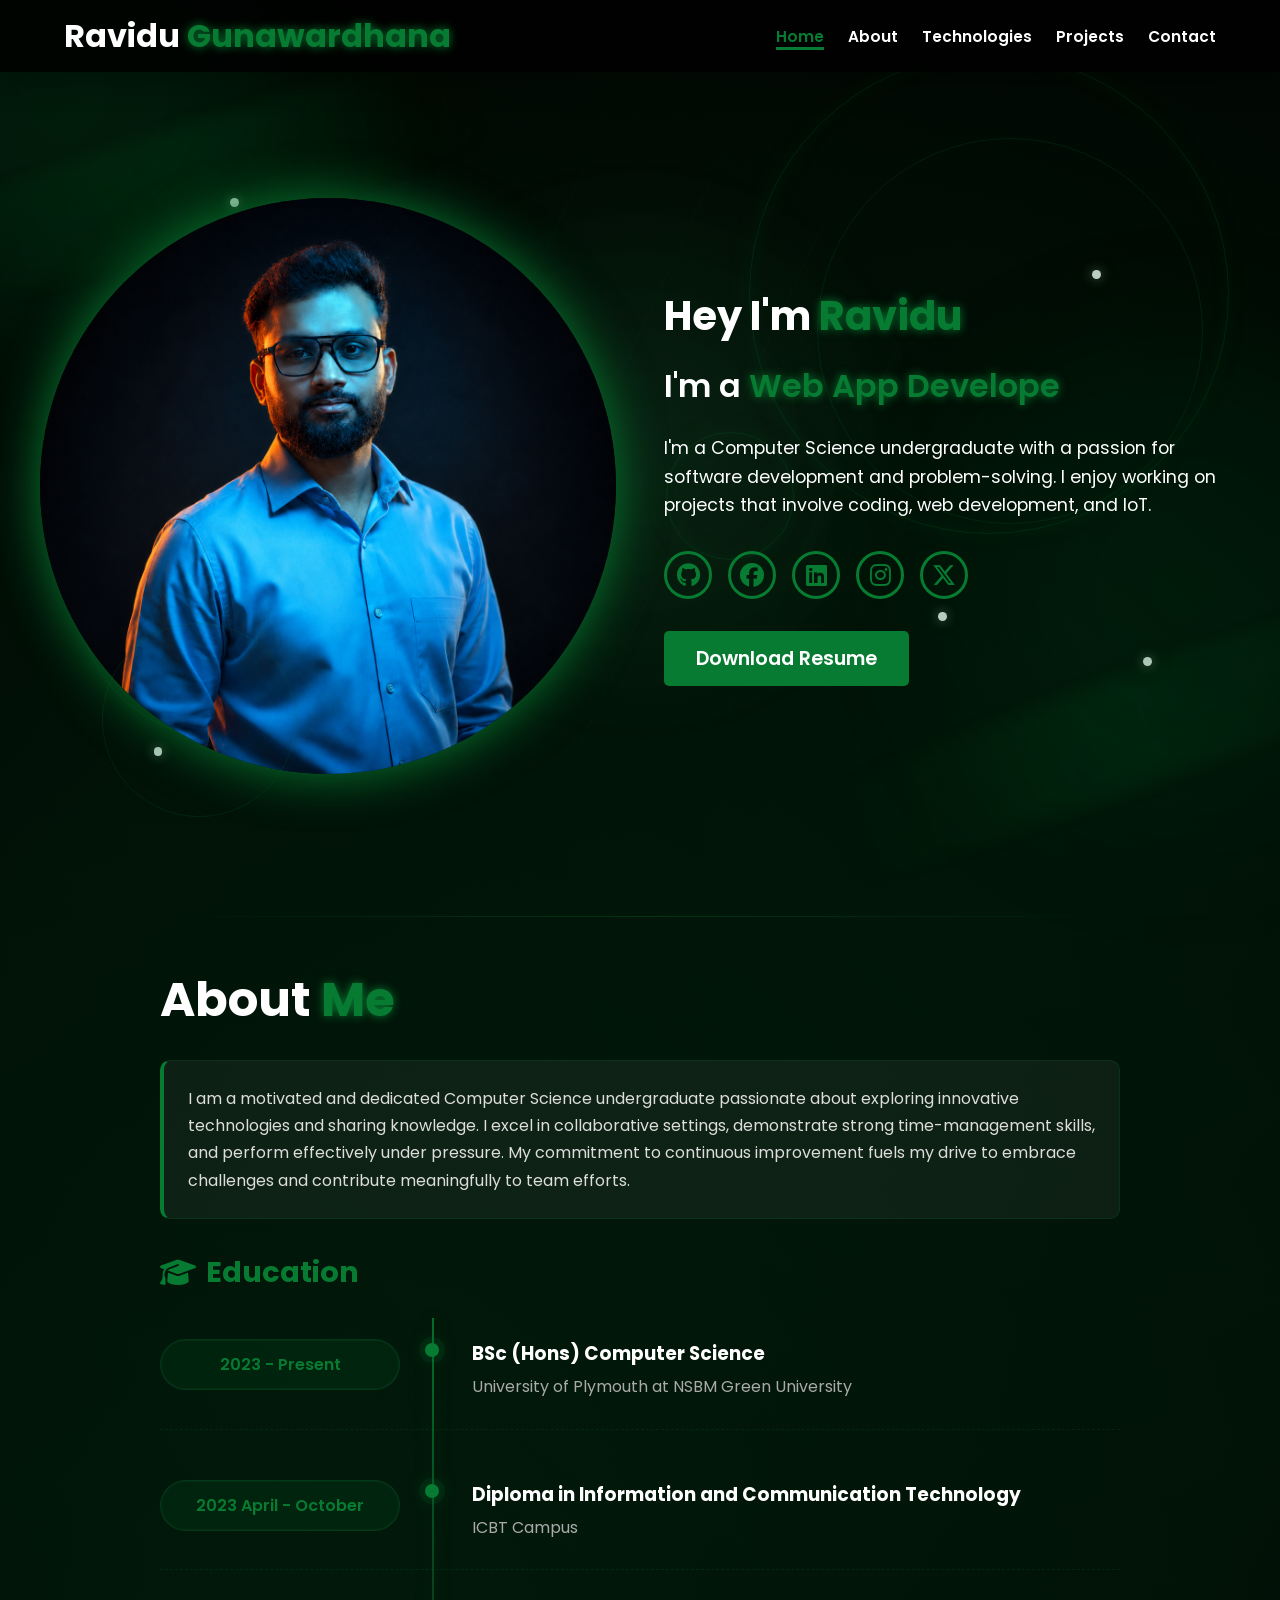
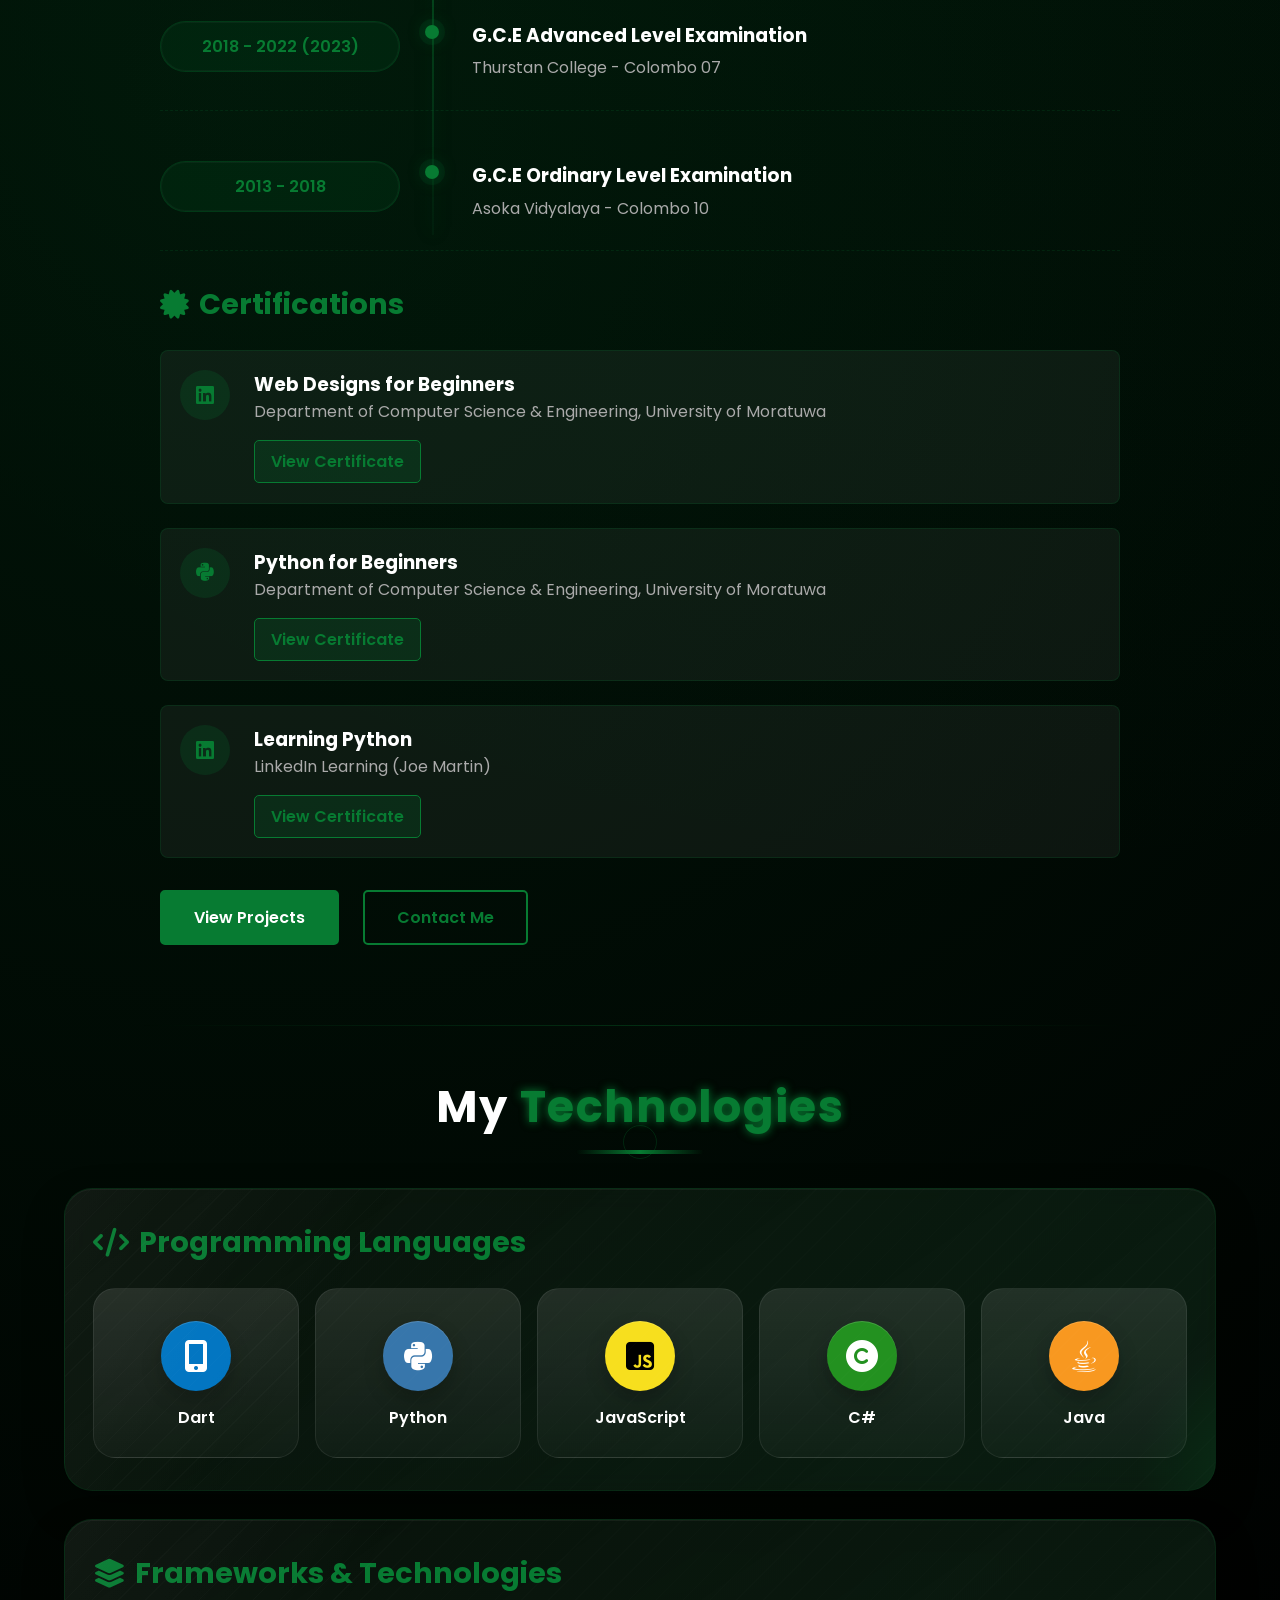
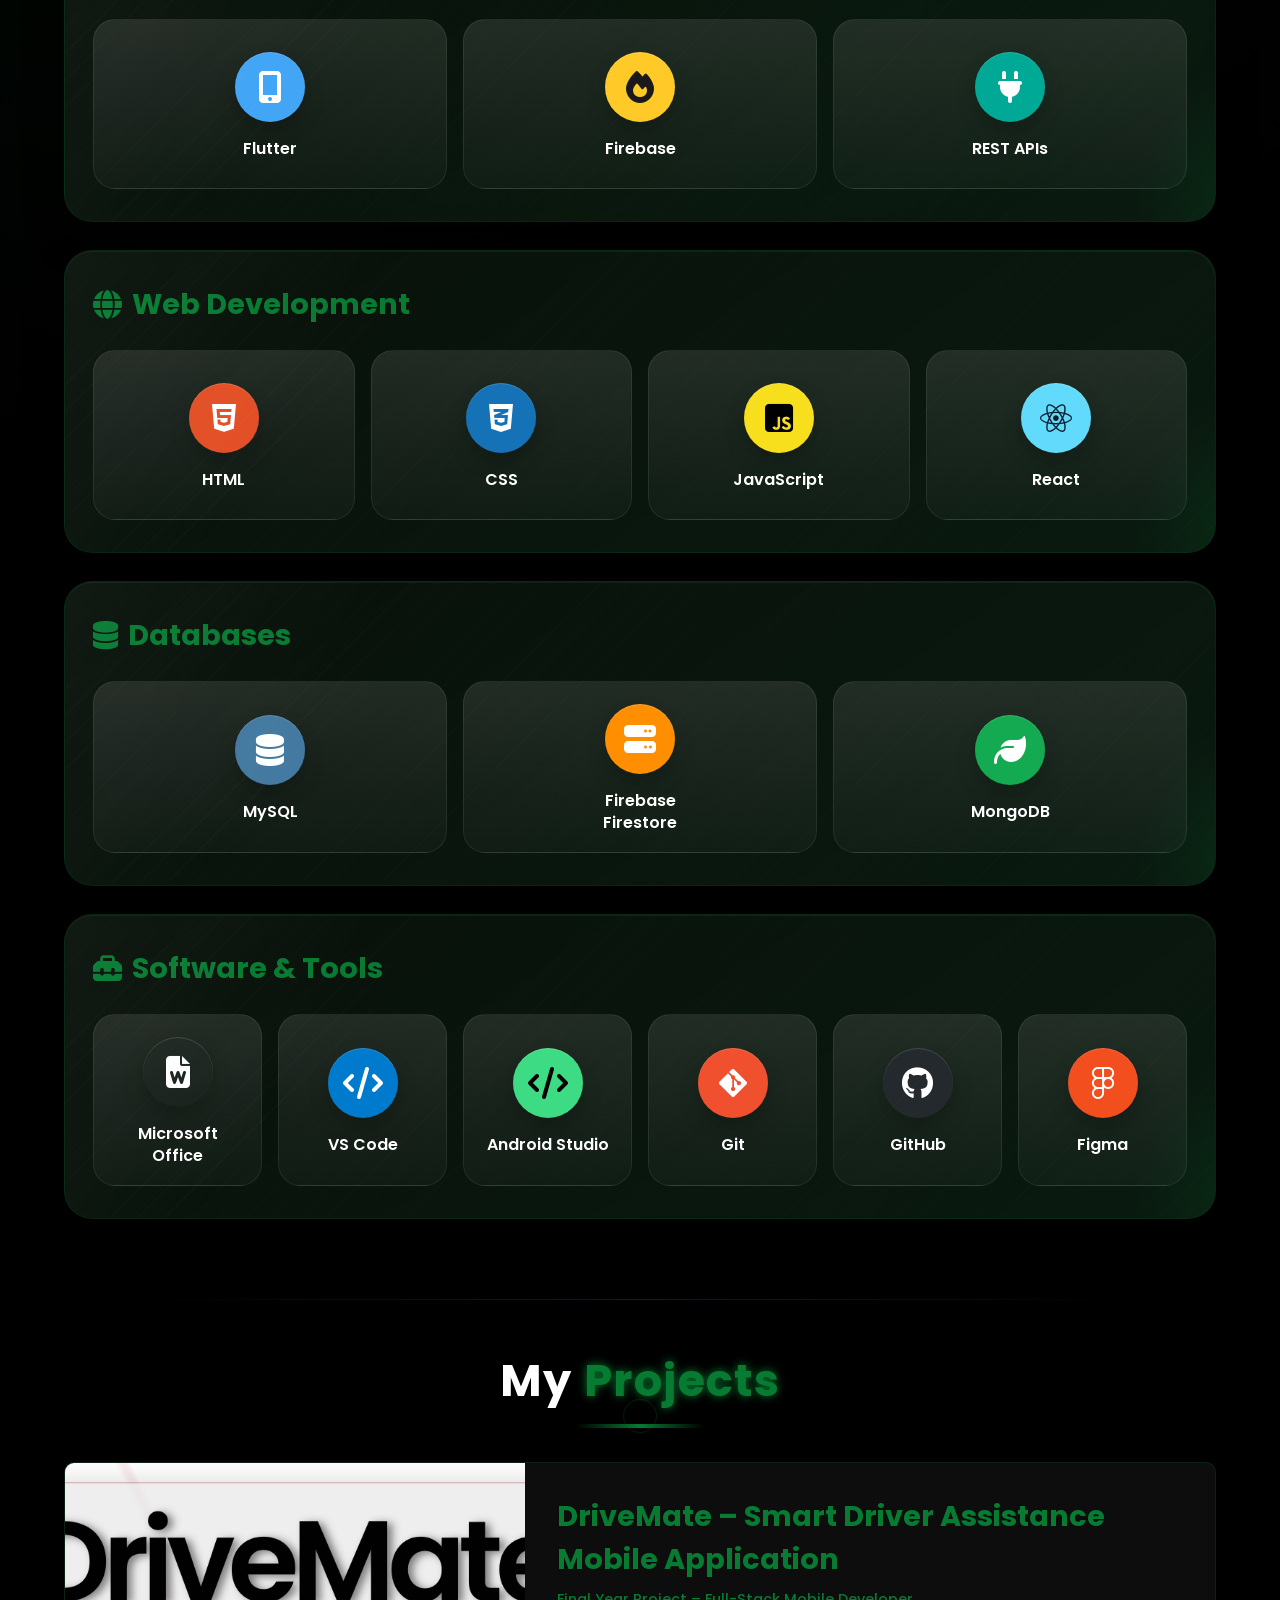
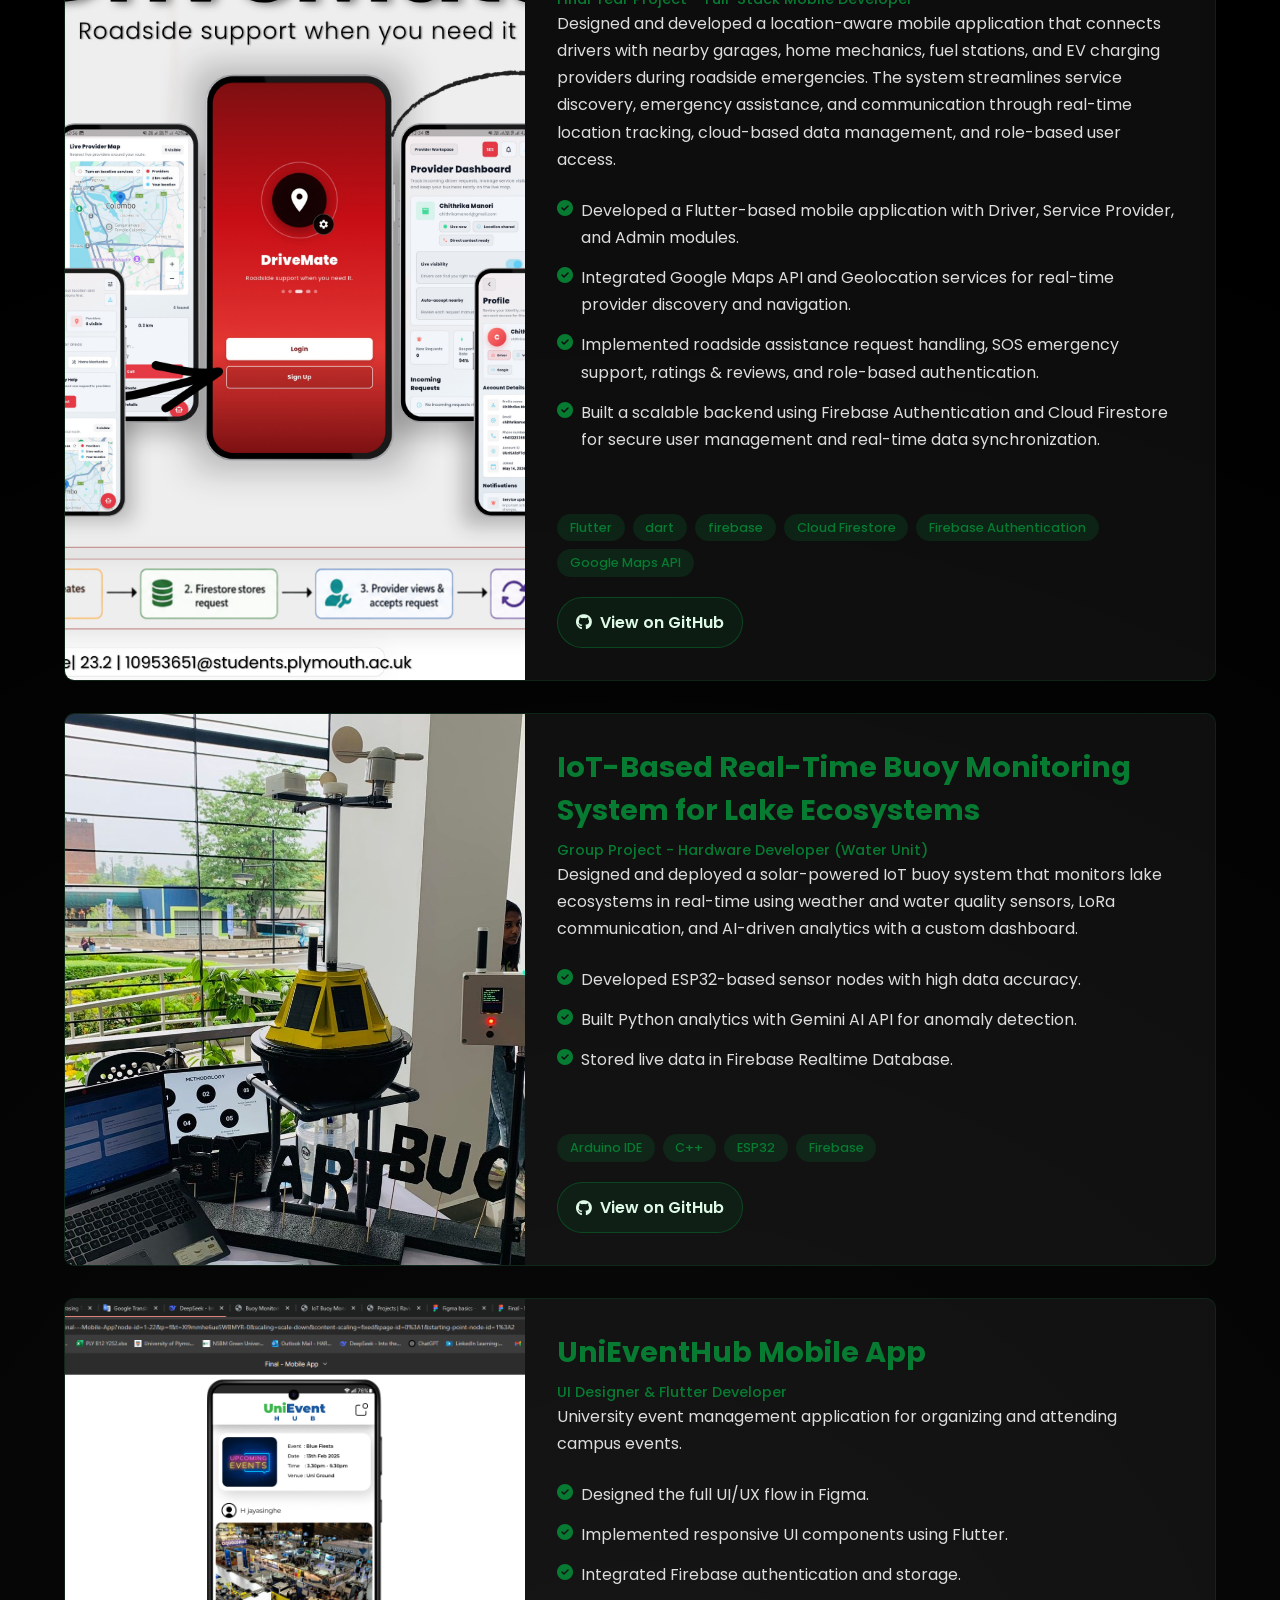
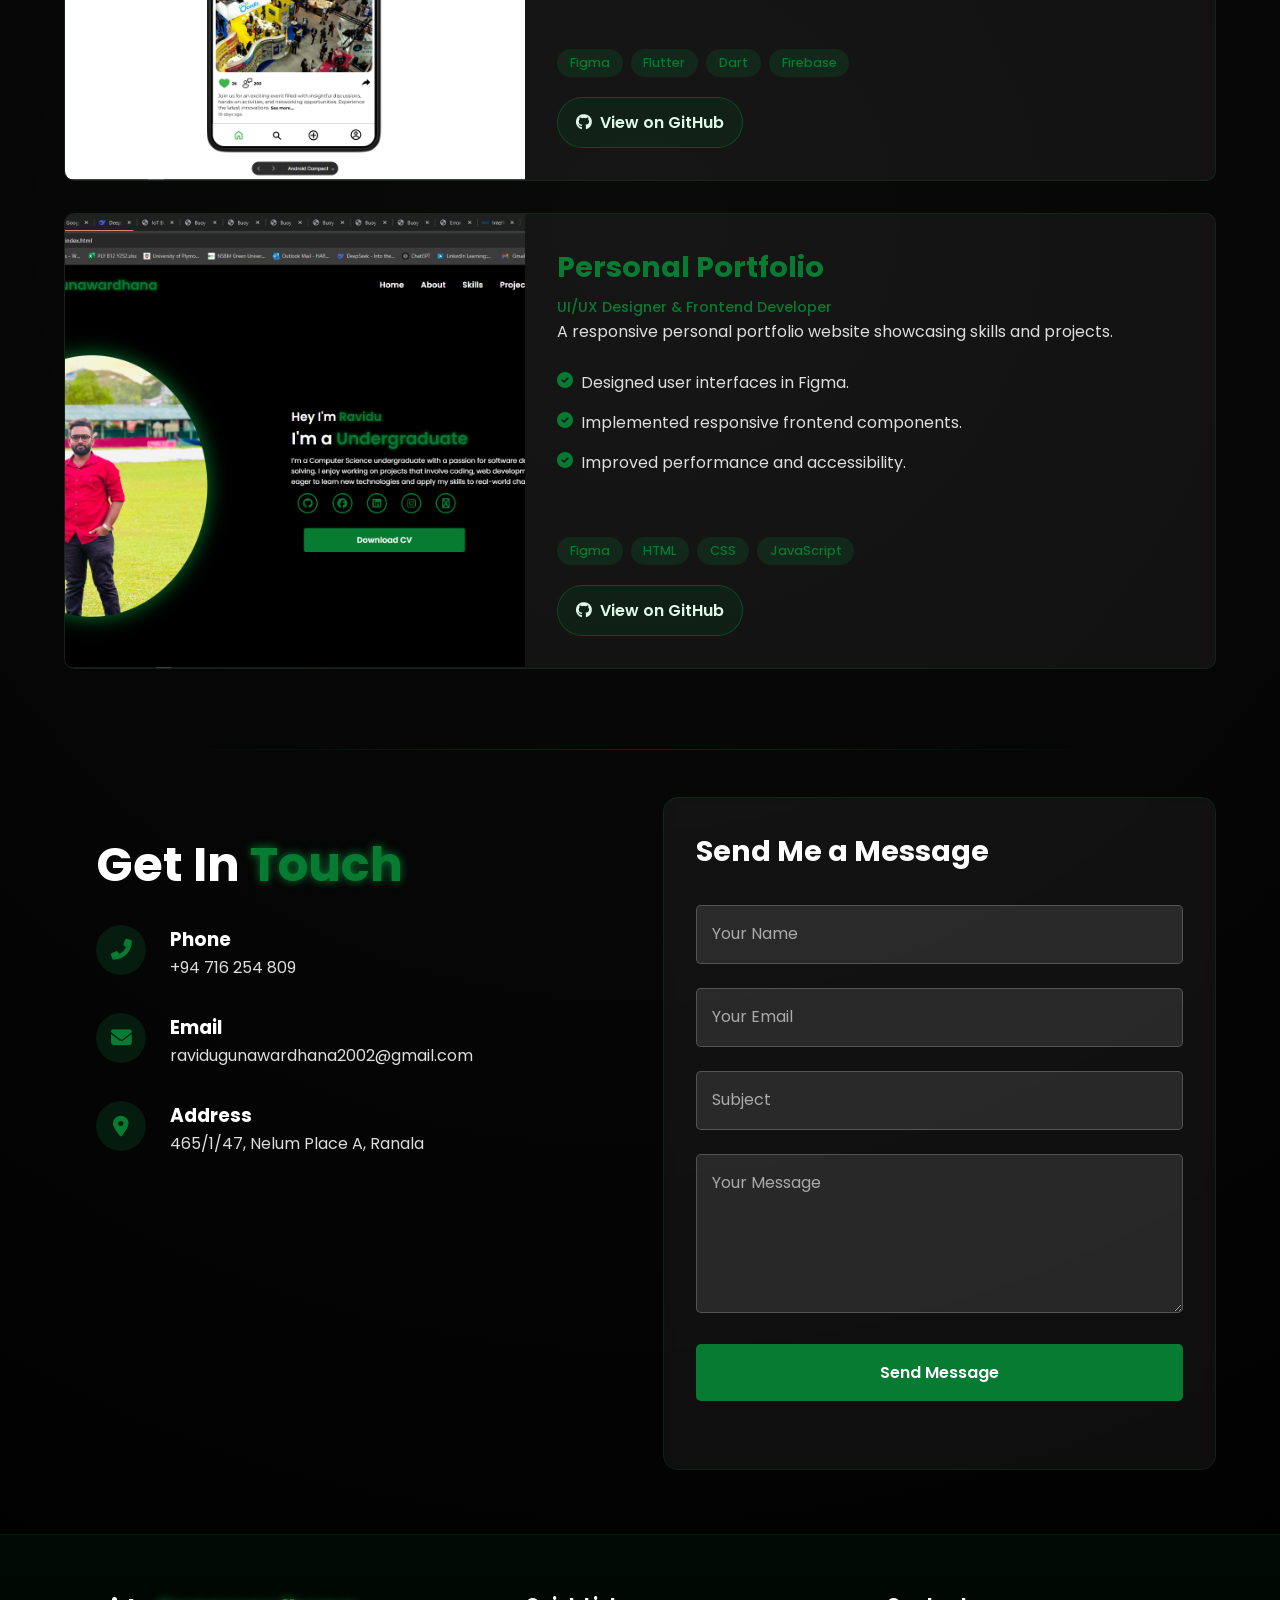
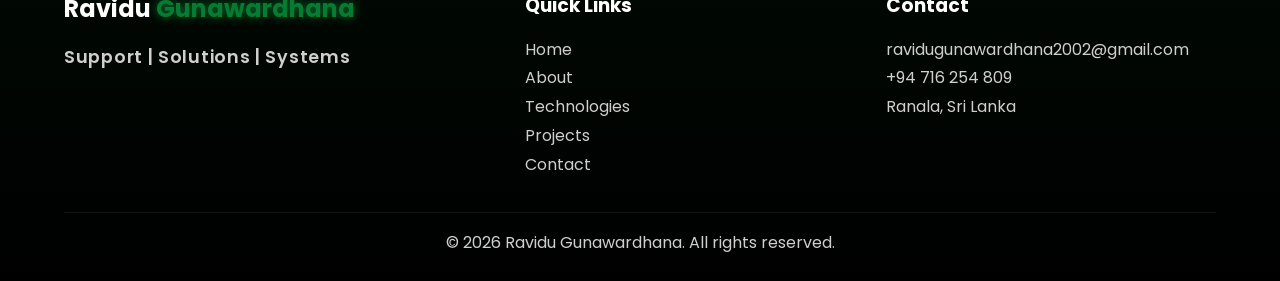
<file: index.html>
<!DOCTYPE html>
<html lang="en">
<head>
  <meta charset="UTF-8" />
  <meta name="viewport" content="width=device-width, initial-scale=1.0"/>
  <title>Ravidu Gunawardhana</title>
  <link rel="icon" href="photo23.png" type="image/png">
  <link rel="stylesheet" href="https://cdnjs.cloudflare.com/ajax/libs/font-awesome/6.5.1/css/all.min.css">
  <link rel="stylesheet" href="https://unpkg.com/aos@next/dist/aos.css" />
  <link rel="stylesheet" href="style.css" />
</head>
<body>
  <div class="background-motion" aria-hidden="true">
    <span class="motion-beam beam-1"></span>
    <span class="motion-beam beam-2"></span>
    <span class="motion-ring ring-1"></span>
    <span class="motion-ring ring-2"></span>
    <span class="motion-ring ring-3"></span>
    <span class="motion-particle particle-1"></span>
    <span class="motion-particle particle-2"></span>
    <span class="motion-particle particle-3"></span>
    <span class="motion-particle particle-4"></span>
    <span class="motion-particle particle-5"></span>
    <span class="motion-particle particle-6"></span>
  </div>
  <nav>
    <div class="nav-container">
      <a class="logo" href="#home" data-aos="zoom-in" data-aos-duration="1500">
        Ravidu <span>Gunawardhana</span>
      </a>
      <div class="links">
        <div class="link" data-aos="fade-up" data-aos-duration="1500" data-aos-delay="100"><a href="#home">Home</a></div>
        <div class="link" data-aos="fade-up" data-aos-duration="1500" data-aos-delay="200"><a href="#about">About</a></div>
        <div class="link" data-aos="fade-up" data-aos-duration="1500" data-aos-delay="300"><a href="#skills">Technologies</a></div>
        <div class="link" data-aos="fade-up" data-aos-duration="1500" data-aos-delay="400"><a href="#projects">Projects</a></div>
        <div class="link" data-aos="fade-up" data-aos-duration="1500" data-aos-delay="500"><a href="#contact">Contact</a></div>
      </div>
      <i class="fa-solid fa-bars hamburg" aria-label="Menu" aria-expanded="false" onclick="toggleMenu(true)"></i>
    </div>
    <div class="dropdown">
      <div class="links">
        <a href="#home">Home</a>
        <a href="#about">About</a>
        <a href="#skills">Technologies</a>
        <a href="#projects">Projects</a>
        <a href="#contact">Contact</a>
        <i class="fa-solid fa-xmark cancel" aria-label="Close menu" onclick="toggleMenu(false)"></i>
      </div>
    </div>
  </nav>

  <main>
    <section id="home" class="hero-section">
      <div class="main-container">
        <div class="image" data-aos="zoom-out" data-aos-duration="3000">
          <img src="photo23.png" alt="Ravidu Gunawardhana profile photo" loading="lazy">
        </div>
        <div class="content">
          <h1 data-aos="fade-left" data-aos-duration="1500" data-aos-delay="700">Hey I'm <span>Ravidu</span></h1>
          <div class="typewriter" data-aos="fade-right" data-aos-duration="1500" data-aos-delay="900">
            I'm a <span class="typewriter-text"></span>
          </div>
          <p data-aos="flip-down" data-aos-duration="1500" data-aos-delay="1100">
            I'm a Computer Science undergraduate with a passion for software development and problem-solving.
            I enjoy working on projects that involve coding, web development, and IoT.
          </p>
          <div class="social-links">
            <a href="https://github.com/ravidugunawardhana" target="_blank" rel="noopener noreferrer" aria-label="GitHub" data-aos="fade-up" data-aos-duration="1500" data-aos-delay="1300"><i class="fa-brands fa-github"></i></a>
            <a href="https://www.facebook.com/share/1FJ2FUG6y4/" target="_blank" rel="noopener noreferrer" aria-label="Facebook" data-aos="fade-up" data-aos-duration="1500" data-aos-delay="1400"><i class="fa-brands fa-facebook"></i></a>
            <a href="https://www.linkedin.com/in/ravidu-gunawardhana-119b5327a/" target="_blank" rel="noopener noreferrer" aria-label="LinkedIn" data-aos="fade-up" data-aos-duration="1500" data-aos-delay="1500"><i class="fa-brands fa-linkedin"></i></a>
            <a href="https://www.instagram.com/ravidu_gunawardhana/" target="_blank" rel="noopener noreferrer" aria-label="Instagram" data-aos="fade-up" data-aos-duration="1500" data-aos-delay="1600"><i class="fa-brands fa-instagram"></i></a>
            <a href="https://x.com/raviduyg" target="_blank" rel="noopener noreferrer" aria-label="Twitter" data-aos="fade-up" data-aos-duration="1500" data-aos-delay="1700"><i class="fa-brands fa-x-twitter"></i></a>
          </div>
          <div class="btn-wrap" data-aos="zoom-in" data-aos-duration="1500" data-aos-delay="1800">
            <button onclick="downloadCV()">Download Resume</button>
          </div>
        </div>
      </div>
    </section>

    <section id="about" class="about-section">
      <div class="about-container">
        <div class="about-content about-content-full" data-aos="fade-up" data-aos-duration="1000" data-aos-delay="200">
          <h1>About <span>Me</span></h1>

          <div class="personal-statement">
            <p>
              I am a motivated and dedicated Computer Science undergraduate passionate about exploring innovative technologies and sharing knowledge.
              I excel in collaborative settings, demonstrate strong time-management skills, and perform effectively under pressure.
              My commitment to continuous improvement fuels my drive to embrace challenges and contribute meaningfully to team efforts.
            </p>
          </div>

          <div class="education-section">
            <h2><i class="fas fa-graduation-cap"></i> Education</h2>

            <div class="education-item">
              <div class="education-period">2023 - Present</div>
              <div class="education-details">
                <h3>BSc (Hons) Computer Science</h3>
                <p class="institution">University of Plymouth at NSBM Green University</p>
              </div>
            </div>

            <div class="education-item">
              <div class="education-period">2023 April - October</div>
              <div class="education-details">
                <h3>Diploma in Information and Communication Technology</h3>
                <p class="institution">ICBT Campus</p>
              </div>
            </div>

            <div class="education-item">
              <div class="education-period">2018 - 2022 (2023)</div>
              <div class="education-details">
                <h3>G.C.E Advanced Level Examination</h3>
                <p class="institution">Thurstan College - Colombo 07</p>
              </div>
            </div>

            <div class="education-item">
              <div class="education-period">2013 - 2018</div>
              <div class="education-details">
                <h3>G.C.E Ordinary Level Examination</h3>
                <p class="institution">Asoka Vidyalaya - Colombo 10</p>
              </div>
            </div>
          </div>

          <div class="certifications-section">
            <h2><i class="fas fa-certificate"></i> Certifications</h2>
            <div class="certification-item">
              <div class="certification-icon"><i class="fab fa-linkedin"></i></div>
              <div class="certification-details">
                <h3>Web Designs for Beginners</h3>
                <p class="issuing-org">Department of Computer Science & Engineering, University of Moratuwa</p>
                <button class="view-certificate-btn" onclick="openModal('web.jpg')">View Certificate</button>
              </div>
            </div>
            <div class="certification-item">
              <div class="certification-icon"><i class="fab fa-python"></i></div>
              <div class="certification-details">
                <h3>Python for Beginners</h3>
                <p class="issuing-org">Department of Computer Science & Engineering, University of Moratuwa</p>
                <button class="view-certificate-btn" onclick="openModal('python.jpg')">View Certificate</button>
              </div>
            </div>
            <div class="certification-item">
              <div class="certification-icon"><i class="fab fa-linkedin"></i></div>
              <div class="certification-details">
                <h3>Learning Python</h3>
                <p class="issuing-org">LinkedIn Learning (Joe Martin)</p>
                <button class="view-certificate-btn" onclick="openModal('python2.png')">View Certificate</button>
              </div>
            </div>
          </div>

          <div class="about-buttons">
            <a href="#projects" class="section-btn">View Projects</a>
            <a href="#contact" class="section-btn outline">Contact Me</a>
          </div>
        </div>
      </div>
    </section>

    <section id="skills" class="skills-section">
      <h1 class="section-title" data-aos="fade-down" data-aos-duration="1000">My <span>Technologies</span></h1>

      <div class="skills-container">
        <div class="skill-category" data-aos="fade-up" data-aos-duration="1000">
          <h2><i class="fas fa-code"></i> Programming Languages</h2>
          <div class="cards-container">
            <div class="skill-card" data-aos="zoom-in" data-aos-delay="100"><div class="skill-icon dart"><i class="fas fa-mobile-alt"></i></div><h3>Dart</h3></div>
            <div class="skill-card" data-aos="zoom-in" data-aos-delay="200"><div class="skill-icon python"><i class="fab fa-python"></i></div><h3>Python</h3></div>
            <div class="skill-card" data-aos="zoom-in" data-aos-delay="300"><div class="skill-icon js"><i class="fab fa-js-square"></i></div><h3>JavaScript</h3></div>
            <div class="skill-card" data-aos="zoom-in" data-aos-delay="400"><div class="skill-icon csharp"><i class="fas fa-copyright"></i></div><h3>C#</h3></div>
            <div class="skill-card" data-aos="zoom-in" data-aos-delay="500"><div class="skill-icon java"><i class="fab fa-java"></i></div><h3>Java</h3></div>
          </div>
        </div>

        <div class="skill-category" data-aos="fade-up" data-aos-duration="1000" data-aos-delay="200">
          <h2><i class="fas fa-layer-group"></i> Frameworks &amp; Technologies</h2>
          <div class="cards-container">
            <div class="skill-card" data-aos="zoom-in" data-aos-delay="300"><div class="skill-icon flutter"><i class="fas fa-mobile-screen-button"></i></div><h3>Flutter</h3></div>
            <div class="skill-card" data-aos="zoom-in" data-aos-delay="400"><div class="skill-icon firebase"><i class="fas fa-fire"></i></div><h3>Firebase</h3></div>
            <div class="skill-card" data-aos="zoom-in" data-aos-delay="500"><div class="skill-icon api"><i class="fas fa-plug"></i></div><h3>REST APIs</h3></div>
          </div>
        </div>

        <div class="skill-category" data-aos="fade-up" data-aos-duration="1000" data-aos-delay="250">
          <h2><i class="fas fa-globe"></i> Web Development</h2>
          <div class="cards-container">
            <div class="skill-card" data-aos="zoom-in" data-aos-delay="350"><div class="skill-icon html"><i class="fab fa-html5"></i></div><h3>HTML</h3></div>
            <div class="skill-card" data-aos="zoom-in" data-aos-delay="450"><div class="skill-icon css"><i class="fab fa-css3-alt"></i></div><h3>CSS</h3></div>
            <div class="skill-card" data-aos="zoom-in" data-aos-delay="550"><div class="skill-icon js"><i class="fab fa-js-square"></i></div><h3>JavaScript</h3></div>
            <div class="skill-card" data-aos="zoom-in" data-aos-delay="650"><div class="skill-icon react"><i class="fab fa-react"></i></div><h3>React</h3></div>
          </div>
        </div>

        <div class="skill-category" data-aos="fade-up" data-aos-duration="1000" data-aos-delay="300">
          <h2><i class="fas fa-database"></i> Databases</h2>
          <div class="cards-container">
            <div class="skill-card" data-aos="zoom-in" data-aos-delay="400"><div class="skill-icon mysql"><i class="fas fa-database"></i></div><h3>MySQL</h3></div>
            <div class="skill-card" data-aos="zoom-in" data-aos-delay="500"><div class="skill-icon firestore"><i class="fas fa-server"></i></div><h3>Firebase Firestore</h3></div>
            <div class="skill-card" data-aos="zoom-in" data-aos-delay="600"><div class="skill-icon mongodb"><i class="fas fa-leaf"></i></div><h3>MongoDB</h3></div>
          </div>
        </div>

        <div class="skill-category" data-aos="fade-up" data-aos-duration="1000" data-aos-delay="350">
          <h2><i class="fas fa-toolbox"></i> Software &amp; Tools</h2>
          <div class="cards-container">
            <div class="skill-card" data-aos="zoom-in" data-aos-delay="450"><div class="skill-icon MicrosoftOffice"><i class="fas fa-file-word"></i></div><h3>Microsoft Office</h3></div>
            <!-- <div class="skill-card" data-aos="zoom-in" data-aos-delay="550"><div class="skill-icon office"><i class="fas fa-file-excel"></i></div><h3>Microsoft Excel</h3></div>
            <div class="skill-card" data-aos="zoom-in" data-aos-delay="650"><div class="skill-icon office"><i class="fas fa-file-powerpoint"></i></div><h3>Microsoft PowerPoint</h3></div> -->
            <div class="skill-card" data-aos="zoom-in" data-aos-delay="750"><div class="skill-icon vscode"><i class="fas fa-code"></i></div><h3>VS Code</h3></div>
            <div class="skill-card" data-aos="zoom-in" data-aos-delay="750"><div class="skill-icon androidstudio"><i class="fas fa-code"></i></div><h3>Android Studio</h3></div>
            <div class="skill-card" data-aos="zoom-in" data-aos-delay="850"><div class="skill-icon git"><i class="fab fa-git-alt"></i></div><h3>Git</h3></div>
            <div class="skill-card" data-aos="zoom-in" data-aos-delay="950"><div class="skill-icon github"><i class="fab fa-github"></i></div><h3>GitHub</h3></div>
            <div class="skill-card" data-aos="zoom-in" data-aos-delay="1050"><div class="skill-icon figma"><i class="fab fa-figma"></i></div><h3>Figma</h3></div>
          </div>
        </div>
      </div>
    </section>

    <section id="projects" class="projects-section">
      <h1 class="section-title" data-aos="fade-down" data-aos-duration="1000">My <span>Projects</span></h1>
      <div class="projects-container">

        <div class="project-card" data-aos="fade-up" data-aos-duration="1000">
          <div class="project-image"><img src="drivemate.png" alt="DriveMate – Smart Driver Assistance Mobile Application"></div>
          <div class="project-content">
            <div class="project-header">
              <h3>DriveMate – Smart Driver Assistance Mobile Application</h3>
              <span class="project-role">Final Year Project – Full-Stack Mobile Developer</span>
            </div>
            <p>Designed and developed a location-aware mobile application that connects drivers with nearby garages, 
              home mechanics, fuel stations, and EV charging providers during roadside emergencies. 
              The system streamlines service discovery, emergency assistance, and communication through real-time 
              location tracking, cloud-based data management, and role-based user access.</p>
            <ul class="project-details">
              <li><i class="fas fa-check-circle"></i> Developed a Flutter-based mobile application with Driver, Service Provider, and Admin modules.</li>
              <li><i class="fas fa-check-circle"></i> Integrated Google Maps API and Geolocation services for real-time provider discovery and navigation.</li>
              <li><i class="fas fa-check-circle"></i> Implemented roadside assistance request handling, SOS emergency support, ratings & reviews, and role-based authentication.</li>
              <li><i class="fas fa-check-circle"></i> Built a scalable backend using Firebase Authentication and Cloud Firestore for secure user management and real-time data synchronization.</li>
            </ul>
            <div class="project-tech"><span>Flutter</span><span>dart</span><span>firebase</span><span>Cloud Firestore</span><span>Firebase Authentication</span><span>Google Maps API</span></div>
            <div class="project-links">
              <a href="https://github.com/ravidugunawardhana/drivemateapp" target="_blank" rel="noopener noreferrer" class="project-link">
                <i class="fa-brands fa-github"></i> View on GitHub
              </a>
            </div>
          </div>
        </div>

        <!-- <div class="project-card" data-aos="fade-up" data-aos-duration="1000">
          <div class="project-image"><img src="IOT.jpg" alt="IoT-Based Real-Time Buoy Monitoring System"></div>
          <div class="project-content">
            <div class="project-header">
              <h3>IoT-Based Real-Time Buoy Monitoring System for Lake Ecosystems</h3>
              <span class="project-role">Group Project - Hardware Developer (Water Unit)</span>
            </div>
            <p>Designed and deployed a solar-powered IoT buoy system that monitors lake ecosystems in real-time using weather and water quality sensors, LoRa communication, and AI-driven analytics with a custom dashboard.</p>
            <ul class="project-details">
              <li><i class="fas fa-check-circle"></i> Developed ESP32-based sensor nodes with high data accuracy.</li>
              <li><i class="fas fa-check-circle"></i> Built Python analytics with Gemini AI API for anomaly detection.</li>
              <li><i class="fas fa-check-circle"></i> Stored live data in Firebase Realtime Database.</li>
            </ul>
            <div class="project-tech"><span>Arduino IDE</span><span>C++</span><span>ESP32</span><span>Firebase</span></div>
            <div class="project-links">
              <a href="https://github.com/ravidugunawardhana" target="_blank" rel="noopener noreferrer" class="project-link">
                <i class="fa-brands fa-github"></i> View on GitHub
              </a>
            </div>
          </div>
        </div> -->
        
        <div class="project-card" data-aos="fade-up" data-aos-duration="1000">
          <div class="project-image"><img src="IOT.jpg" alt="IoT-Based Real-Time Buoy Monitoring System"></div>
          <div class="project-content">
            <div class="project-header">
              <h3>IoT-Based Real-Time Buoy Monitoring System for Lake Ecosystems</h3>
              <span class="project-role">Group Project - Hardware Developer (Water Unit)</span>
            </div>
            <p>Designed and deployed a solar-powered IoT buoy system that monitors lake ecosystems in real-time using weather and water quality sensors, LoRa communication, and AI-driven analytics with a custom dashboard.</p>
            <ul class="project-details">
              <li><i class="fas fa-check-circle"></i> Developed ESP32-based sensor nodes with high data accuracy.</li>
              <li><i class="fas fa-check-circle"></i> Built Python analytics with Gemini AI API for anomaly detection.</li>
              <li><i class="fas fa-check-circle"></i> Stored live data in Firebase Realtime Database.</li>
            </ul>
            <div class="project-tech"><span>Arduino IDE</span><span>C++</span><span>ESP32</span><span>Firebase</span></div>
            <div class="project-links">
              <a href="https://github.com/ravidugunawardhana" target="_blank" rel="noopener noreferrer" class="project-link">
                <i class="fa-brands fa-github"></i> View on GitHub
              </a>
            </div>
          </div>
        </div>

        <div class="project-card" data-aos="fade-up" data-aos-duration="1000">
          <div class="project-image"><img src="MAD.png" alt="UniEventHub Mobile App"></div>
          <div class="project-content">
            <div class="project-header">
              <h3>UniEventHub Mobile App</h3>
              <span class="project-role">UI Designer & Flutter Developer</span>
            </div>
            <p>University event management application for organizing and attending campus events.</p>
            <ul class="project-details">
              <li><i class="fas fa-check-circle"></i> Designed the full UI/UX flow in Figma.</li>
              <li><i class="fas fa-check-circle"></i> Implemented responsive UI components using Flutter.</li>
              <li><i class="fas fa-check-circle"></i> Integrated Firebase authentication and storage.</li>
            </ul>
            <div class="project-tech"><span>Figma</span><span>Flutter</span><span>Dart</span><span>Firebase</span></div>
            <div class="project-links">
              <a href="https://github.com/ravidugunawardhana" target="_blank" rel="noopener noreferrer" class="project-link">
                <i class="fa-brands fa-github"></i> View on GitHub
              </a>
            </div>
          </div>
        </div>

        <div class="project-card" data-aos="fade-up" data-aos-duration="1000" data-aos-delay="200">
          <div class="project-image"><img src="ff.png" alt="Personal Portfolio"></div>
          <div class="project-content">
            <div class="project-header">
              <h3>Personal Portfolio</h3>
              <span class="project-role">UI/UX Designer & Frontend Developer</span>
            </div>
            <p>A responsive personal portfolio website showcasing skills and projects.</p>
            <ul class="project-details">
              <li><i class="fas fa-check-circle"></i> Designed user interfaces in Figma.</li>
              <li><i class="fas fa-check-circle"></i> Implemented responsive frontend components.</li>
              <li><i class="fas fa-check-circle"></i> Improved performance and accessibility.</li>
            </ul>
            <div class="project-tech"><span>Figma</span><span>HTML</span><span>CSS</span><span>JavaScript</span></div>
            <div class="project-links">
              <a href="https://github.com/ravidugunawardhana" target="_blank" rel="noopener noreferrer" class="project-link">
                <i class="fa-brands fa-github"></i> View on GitHub
              </a>
            </div>
          </div>
        </div>
      </div>
    </section>

    <section id="contact" class="contact-section">
      <div class="contact-container" data-aos="fade-up" data-aos-duration="1000">
        <div class="contact-info">
          <h1 data-aos="fade-right">Get In <span>Touch</span></h1>
          <div class="info-item" data-aos="fade-right" data-aos-delay="100">
            <div class="info-icon"><i class="fas fa-phone-alt"></i></div>
            <div class="info-content">
              <h3>Phone</h3>
              <a href="tel:+94716254809">+94 716 254 809</a>
            </div>
          </div>
          <div class="info-item" data-aos="fade-right" data-aos-delay="200">
            <div class="info-icon"><i class="fas fa-envelope"></i></div>
            <div class="info-content">
              <h3>Email</h3>
              <a href="mailto:ravidugunawardhana2002@gmail.com">ravidugunawardhana2002@gmail.com</a>
            </div>
          </div>
          <div class="info-item" data-aos="fade-right" data-aos-delay="300">
            <div class="info-icon"><i class="fas fa-map-marker-alt"></i></div>
            <div class="info-content">
              <h3>Address</h3>
              <p>465/1/47, Nelum Place A, Ranala</p>
            </div>
          </div>
        </div>

        <div class="contact-form" data-aos="fade-left" data-aos-delay="200">
          <h2>Send Me a Message</h2>
          <form id="contactForm" action="https://formsubmit.co/ravidugunawardhana2002@gmail.com" method="POST">
            <input type="hidden" name="_captcha" value="false">
            <input type="hidden" name="_next" value="https://yourdomain.com/thank-you.html">
            <div class="form-group">
              <input type="text" name="name" id="name" required>
              <label for="name">Your Name</label>
            </div>
            <div class="form-group">
              <input type="email" name="email" id="email" required>
              <label for="email">Your Email</label>
            </div>
            <div class="form-group">
              <input type="text" name="subject" id="subject" required>
              <label for="subject">Subject</label>
            </div>
            <div class="form-group">
              <textarea name="message" id="message" rows="5" required></textarea>
              <label for="message">Your Message</label>
            </div>
            <button type="submit" class="submit-btn">Send Message</button>
            <div id="form-message"></div>
          </form>
        </div>
      </div>
    </section>
  </main>

  <footer class="site-footer">
    <div class="footer-container">
      <div class="footer-brand">
        <h2>Ravidu <span>Gunawardhana</span></h2>
        <p>Support | Solutions | Systems</p>
      </div>

      <div class="footer-links">
        <h3>Quick Links</h3>
        <a href="#home">Home</a>
        <a href="#about">About</a>
        <a href="#skills">Technologies</a>
        <a href="#projects">Projects</a>
        <a href="#contact">Contact</a>
      </div>

      <div class="footer-contact">
        <h3>Contact</h3>
        <a href="mailto:ravidugunawardhana2002@gmail.com">ravidugunawardhana2002@gmail.com</a>
        <a href="tel:+94716254809">+94 716 254 809</a>
        <p>Ranala, Sri Lanka</p>
      </div>
    </div>

    <div class="footer-bottom">
      <p>&copy; 2026 Ravidu Gunawardhana. All rights reserved.</p>
    </div>
  </footer>

  <div id="certificateModal" class="modal">
    <span class="close-modal" onclick="closeModal()">&times;</span>
    <img class="modal-content" id="modalImage" alt="Certificate preview">
    <div id="caption"></div>
  </div>

  <script src="https://unpkg.com/aos@next/dist/aos.js"></script>
  <script src="script.js"></script>
  <script type="module">
    import { initializeApp } from "firebase/app";
    import { getAnalytics } from "firebase/analytics";

    const firebaseConfig = {
      apiKey: "AIzaSyBLxGmLGiUwlsML5J_VPj4kwox10csKfI0",
      authDomain: "harygunawardhana.firebaseapp.com",
      projectId: "harygunawardhana",
      storageBucket: "harygunawardhana.firebasestorage.app",
      messagingSenderId: "458384210519",
      appId: "1:458384210519:web:8d86a62520c07c1e118112",
      measurementId: "G-N47B4DFPKY"
    };

    const app = initializeApp(firebaseConfig);
    const analytics = getAnalytics(app);
  </script>
</body>
</html>
</file>
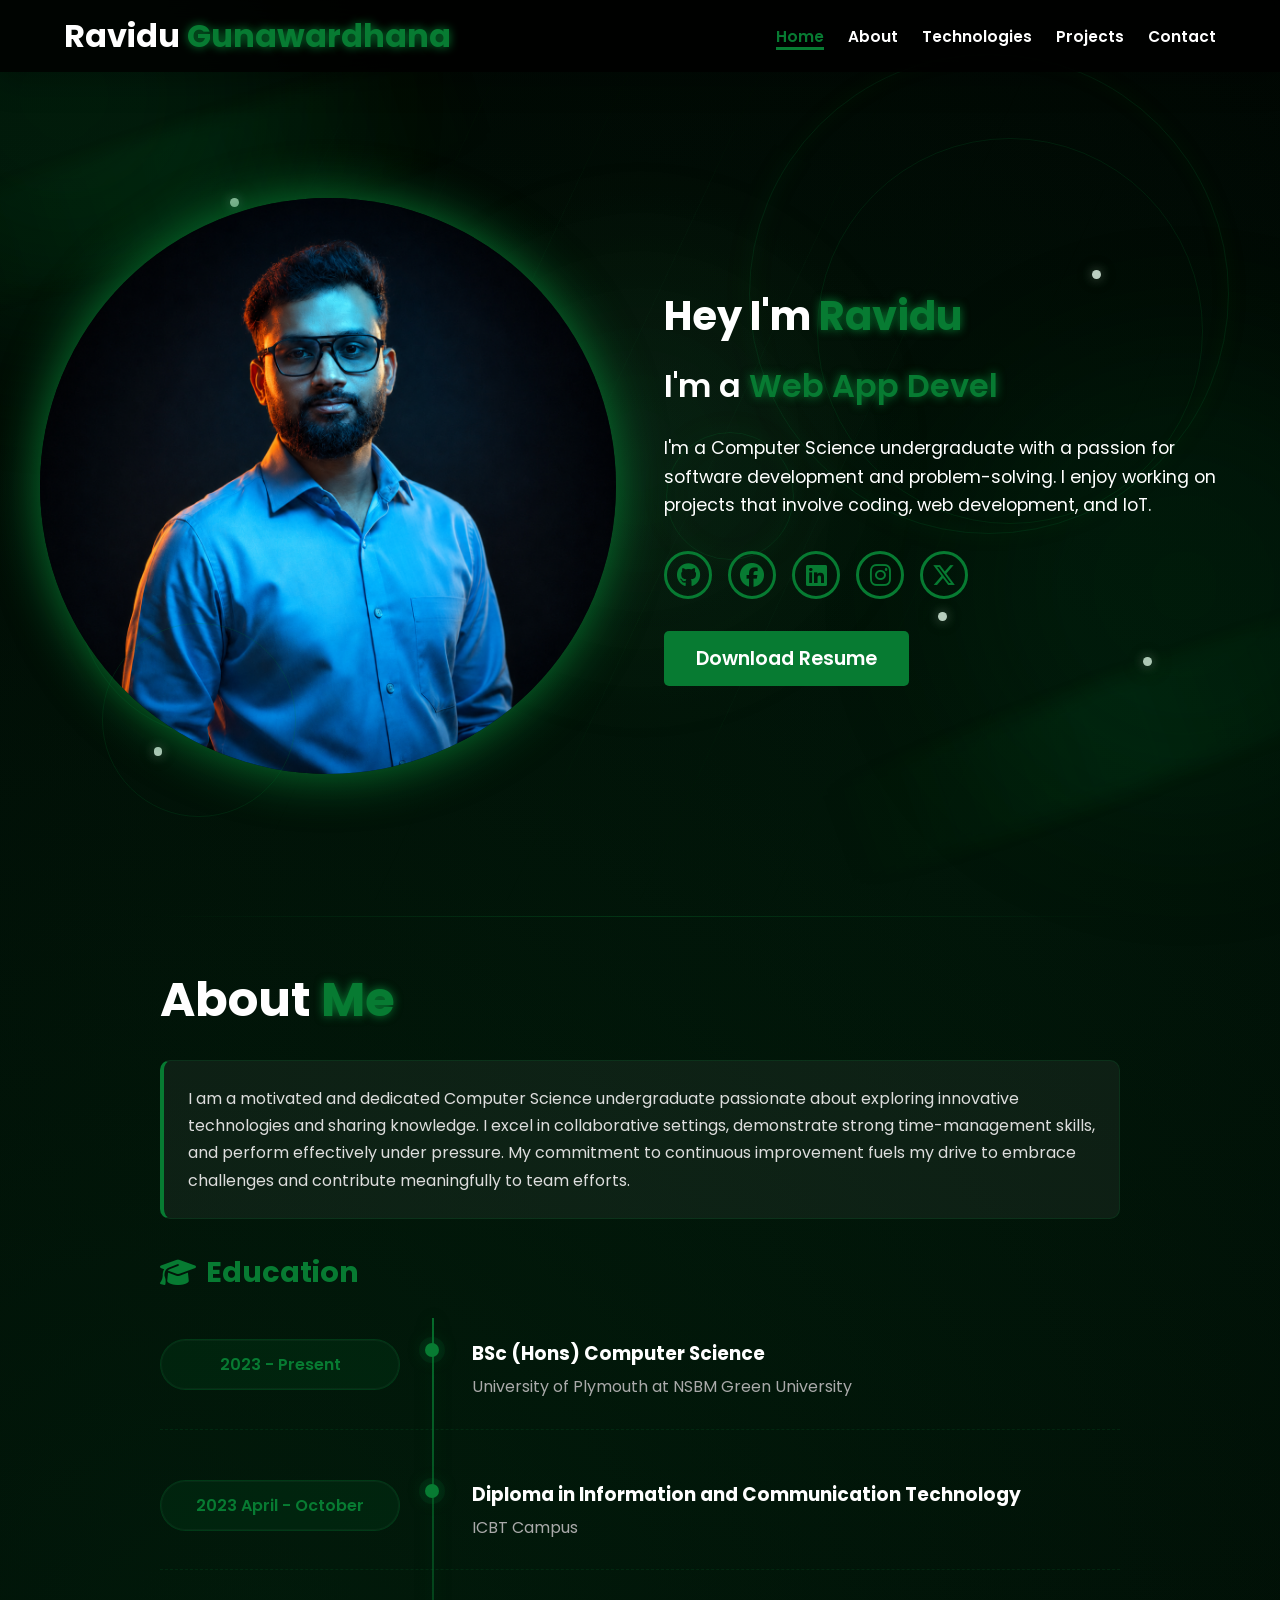
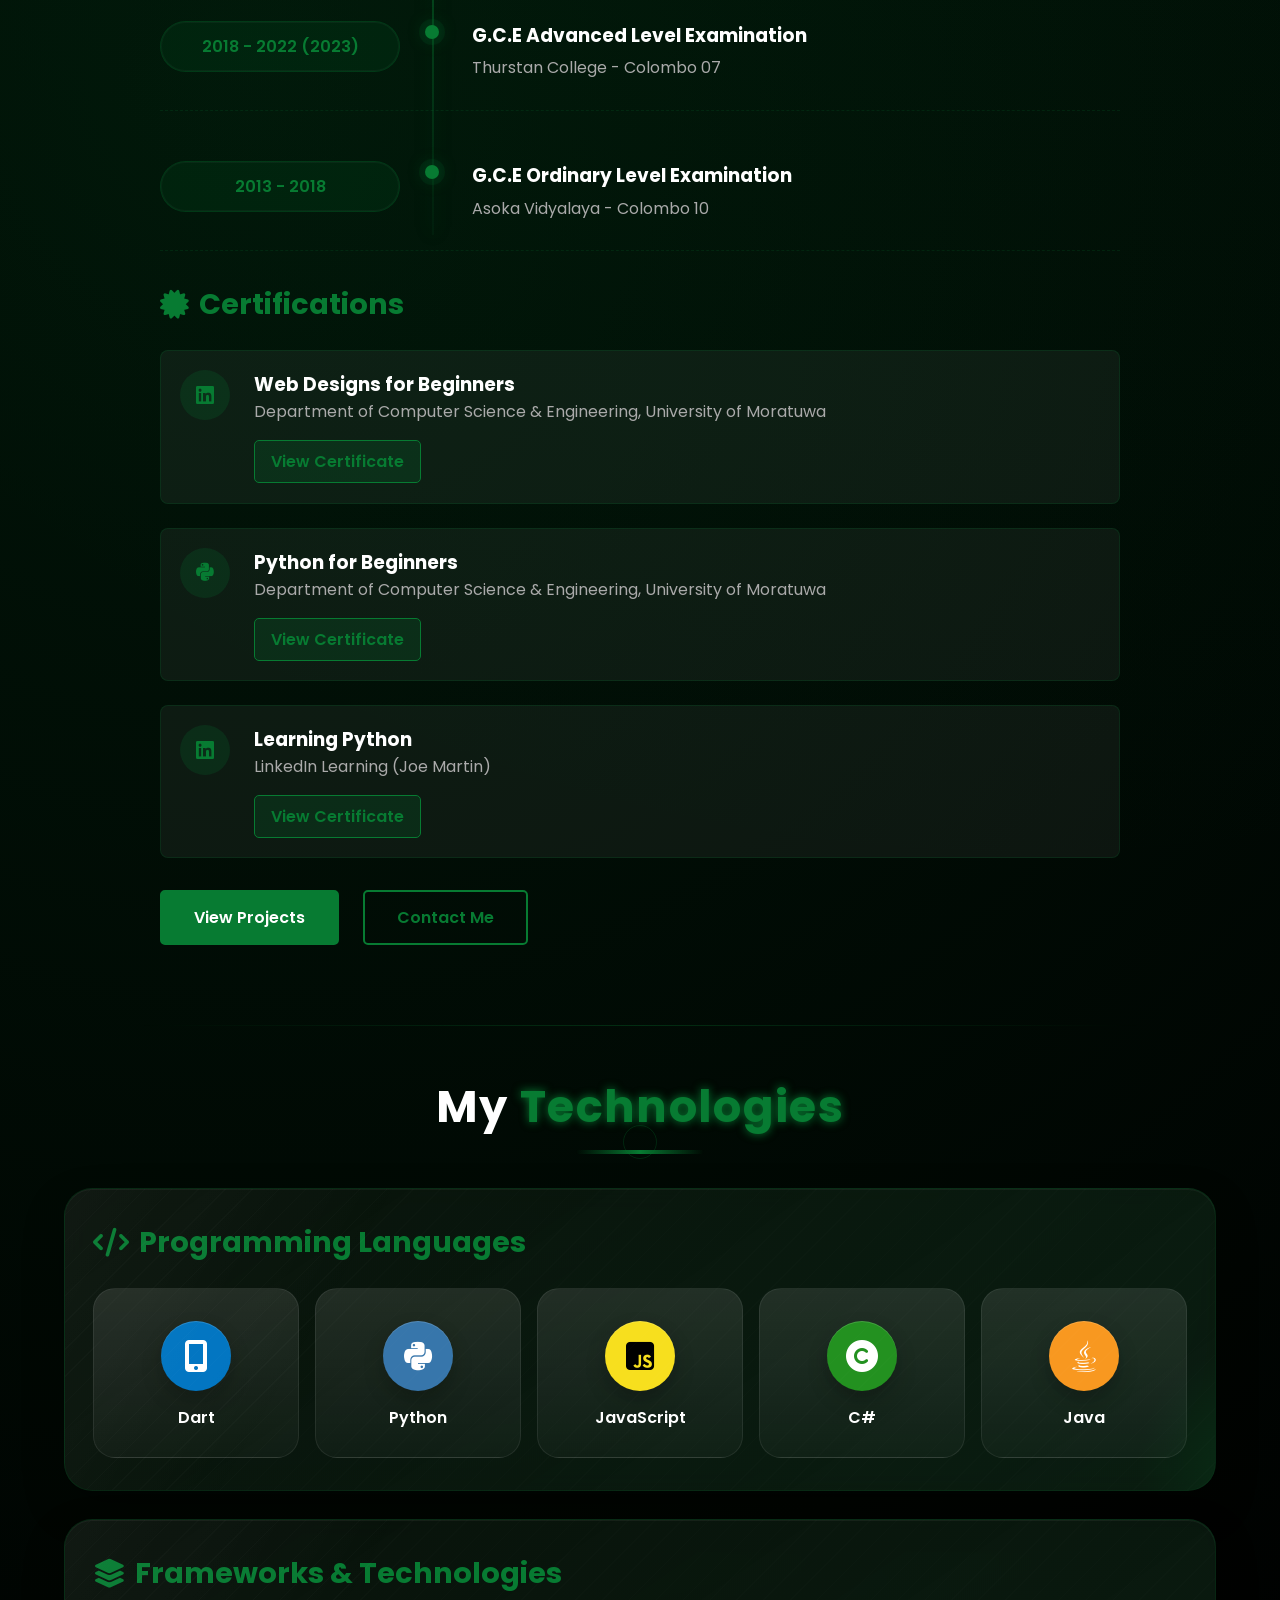
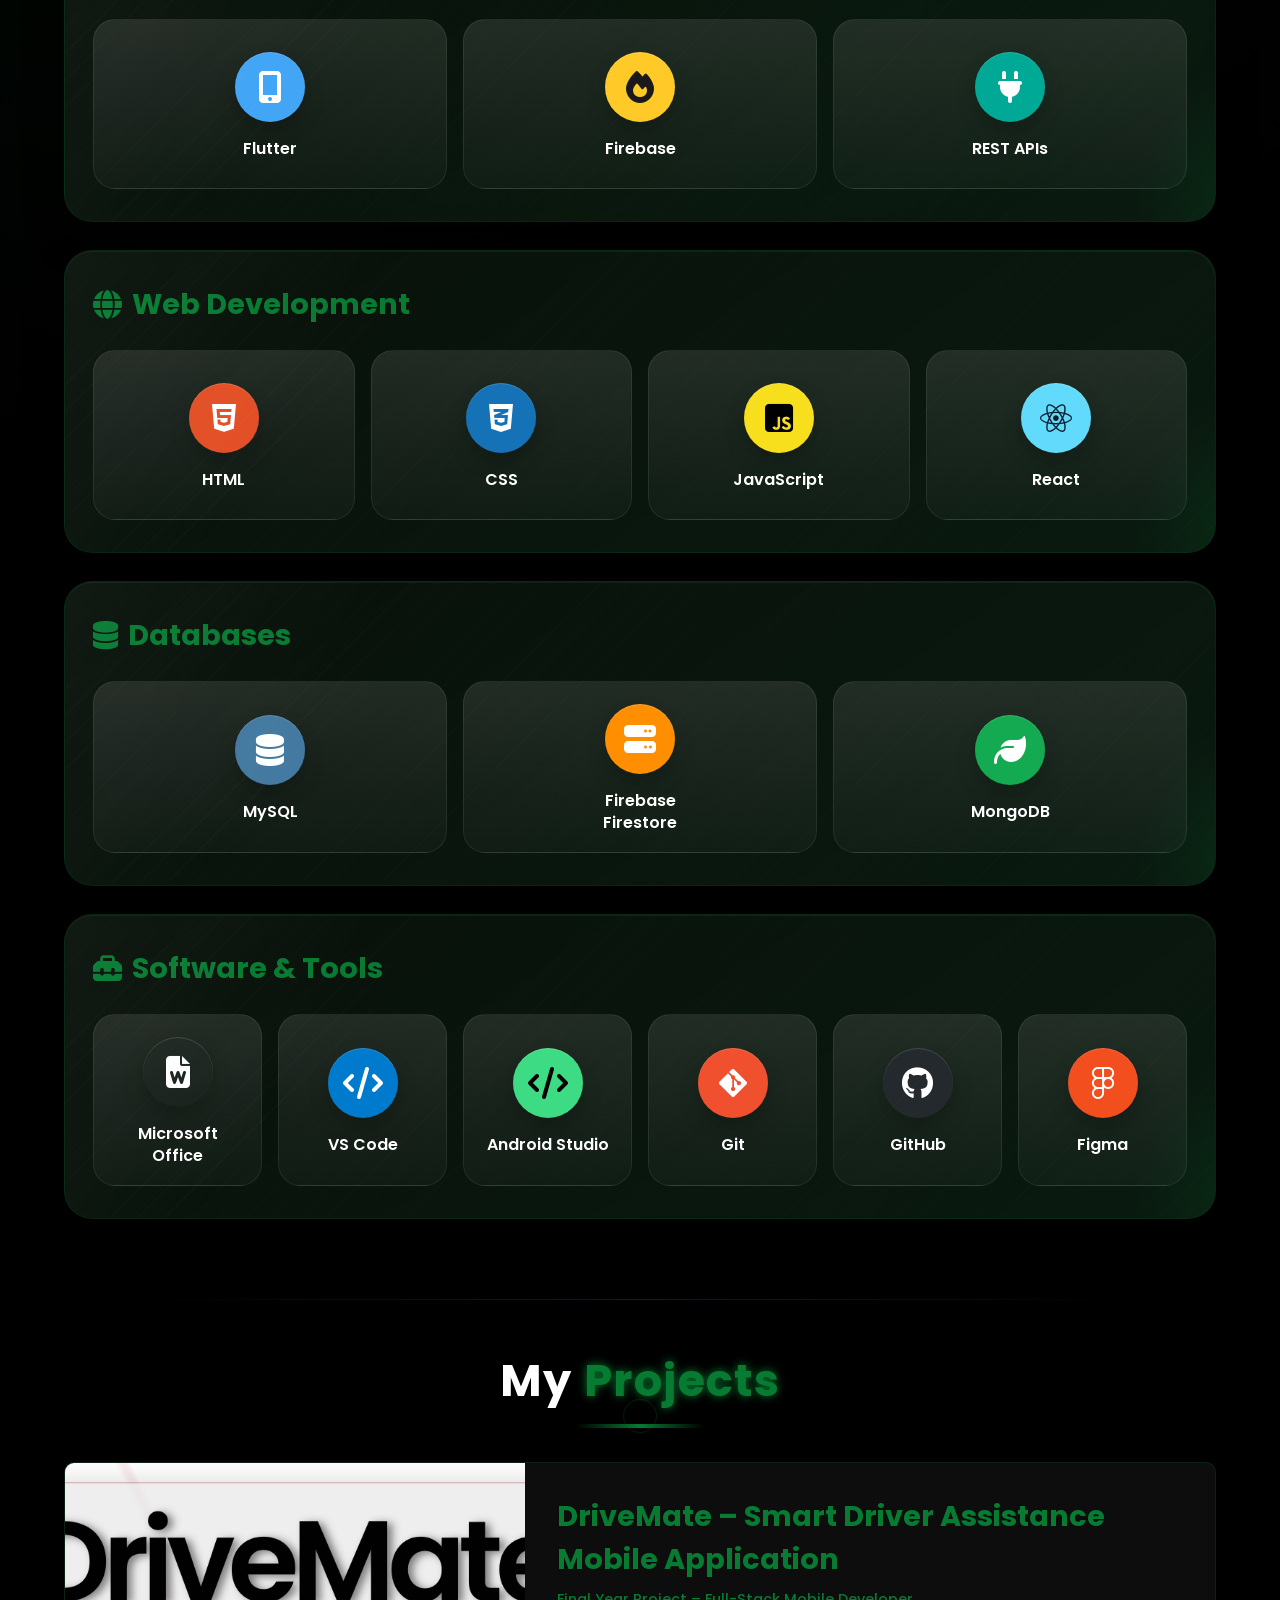
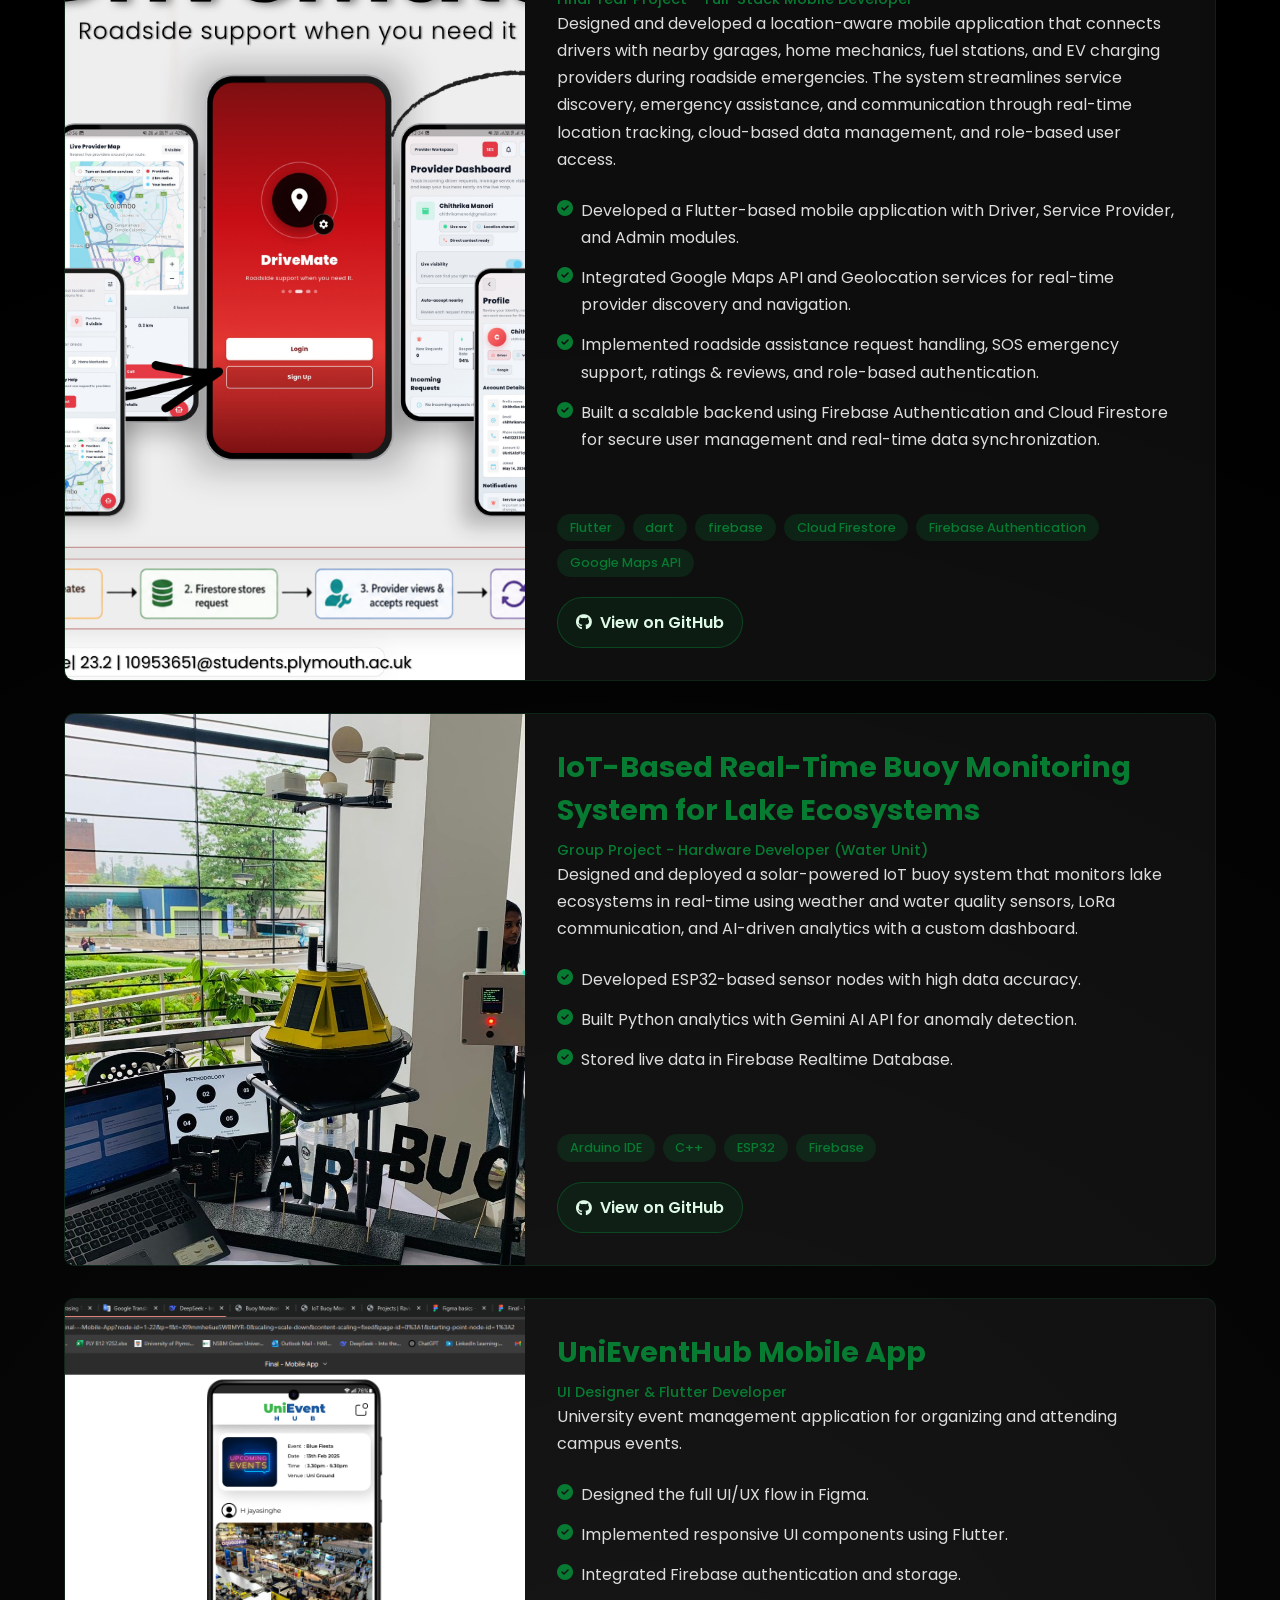
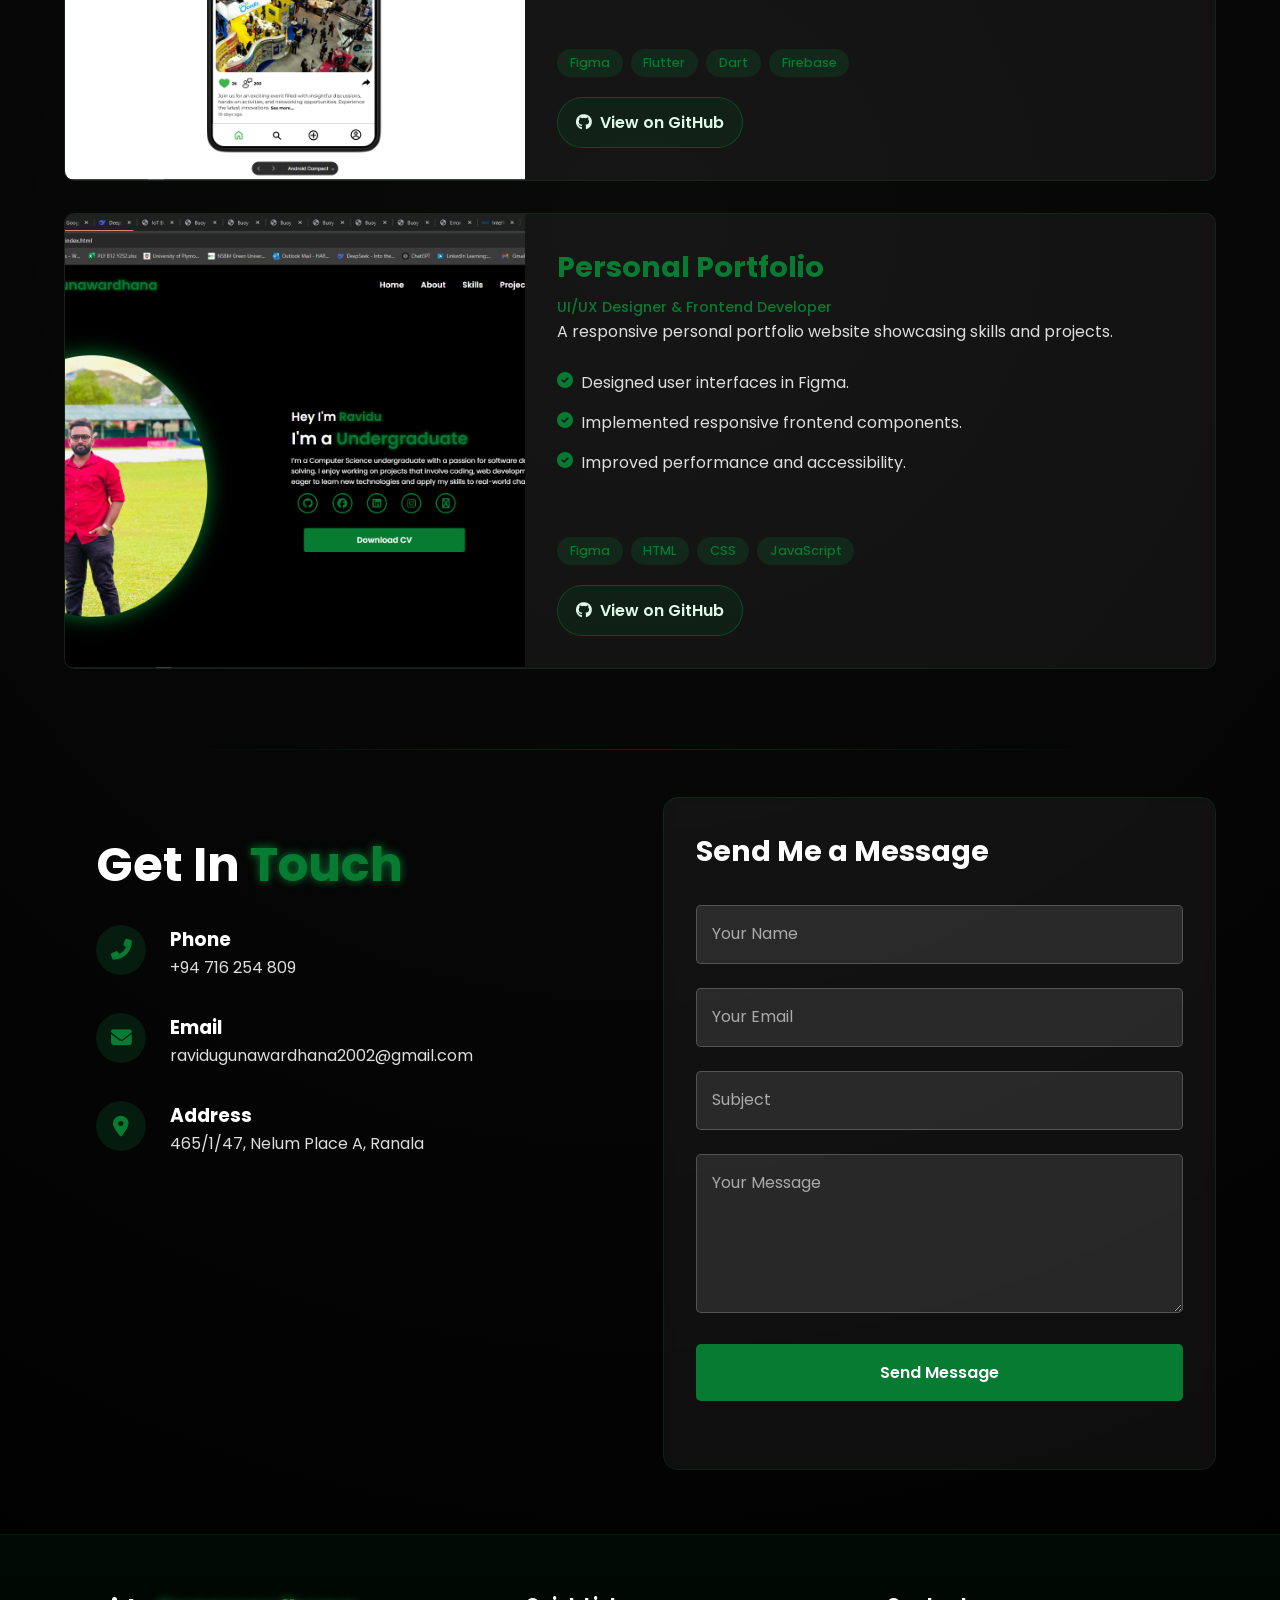
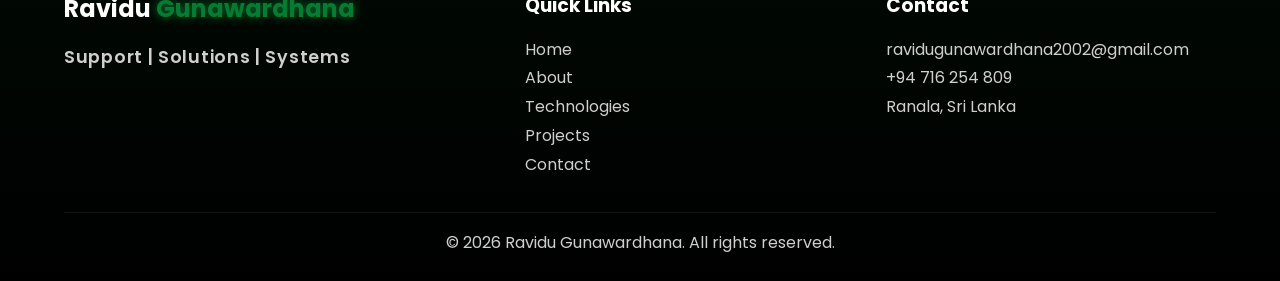
<file: about.html>
<!DOCTYPE html>
<html lang="en">
<head>
  <meta charset="UTF-8">
  <meta http-equiv="refresh" content="0; url=index.html#about">
  <meta name="viewport" content="width=device-width, initial-scale=1.0">
  <title>Redirecting to About</title>
  <script>
    window.location.replace("index.html#about");
  </script>
</head>
<body></body>
</html>
</file>
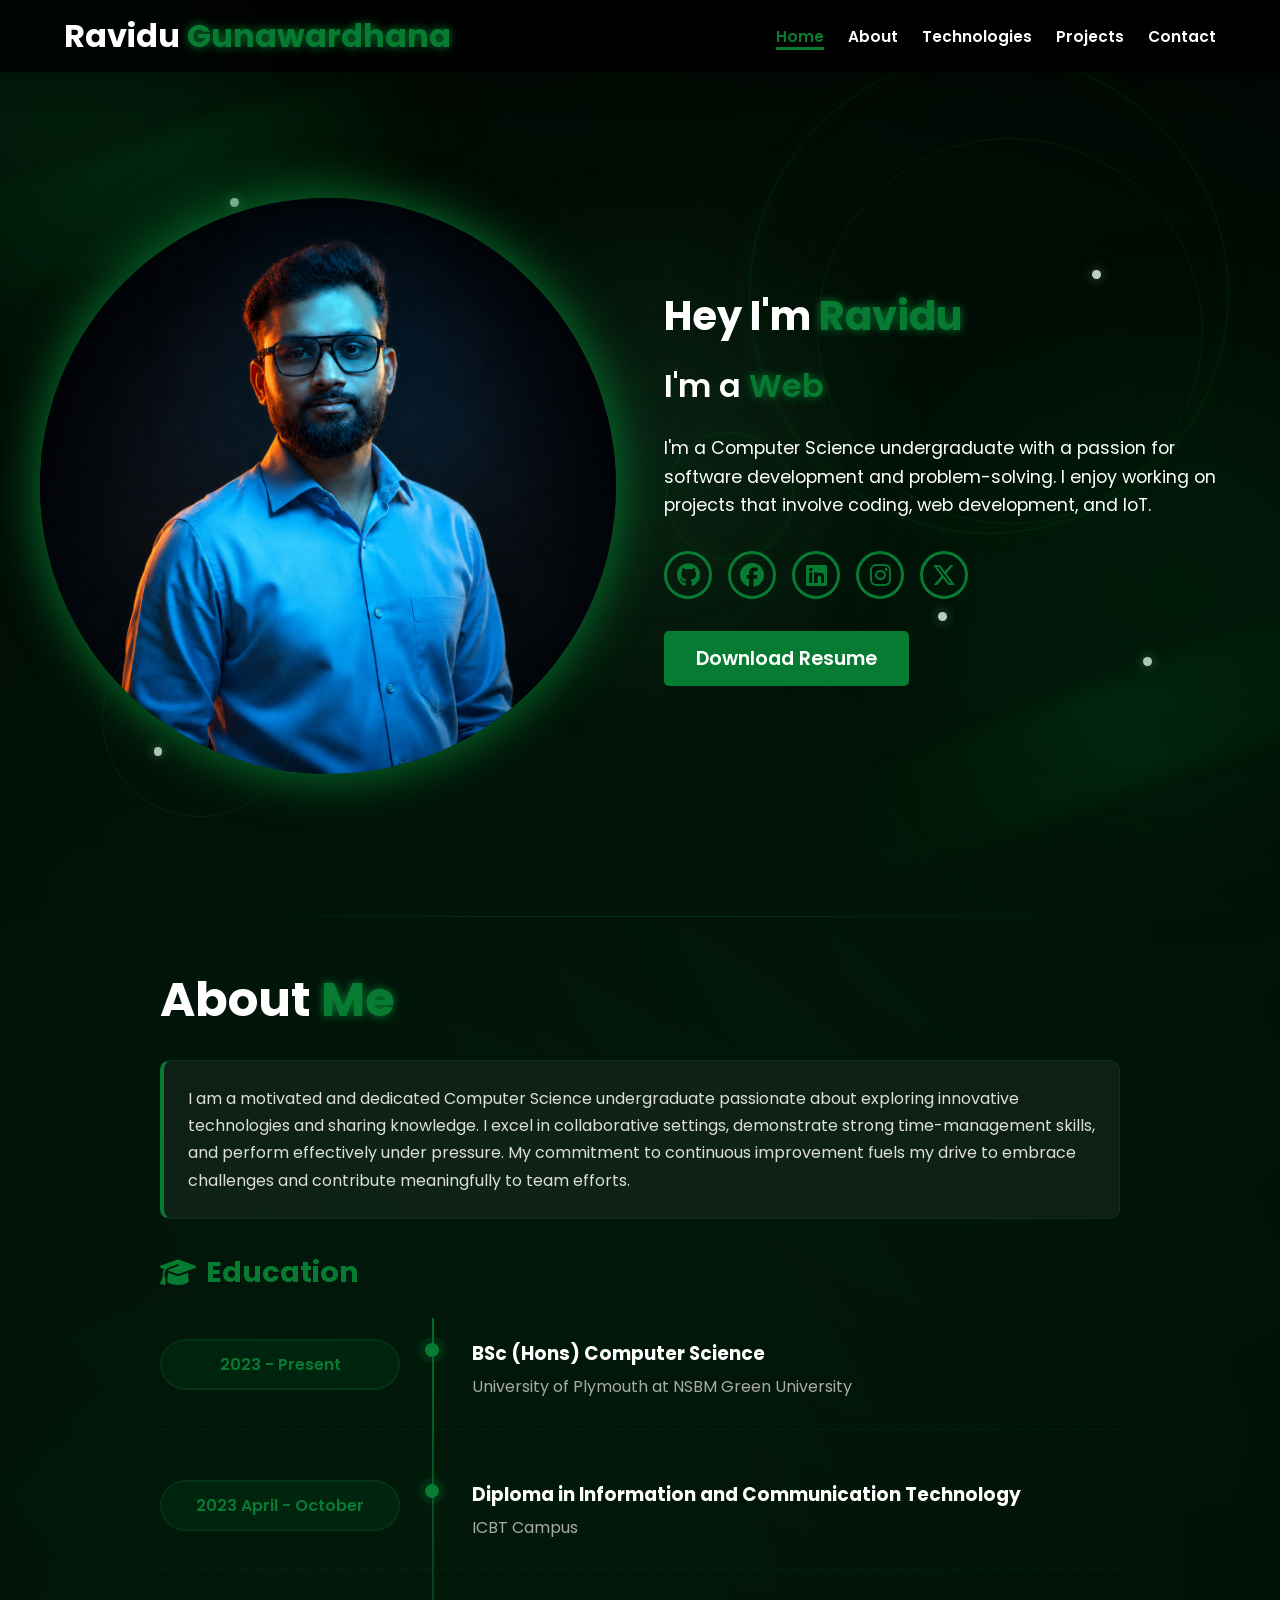
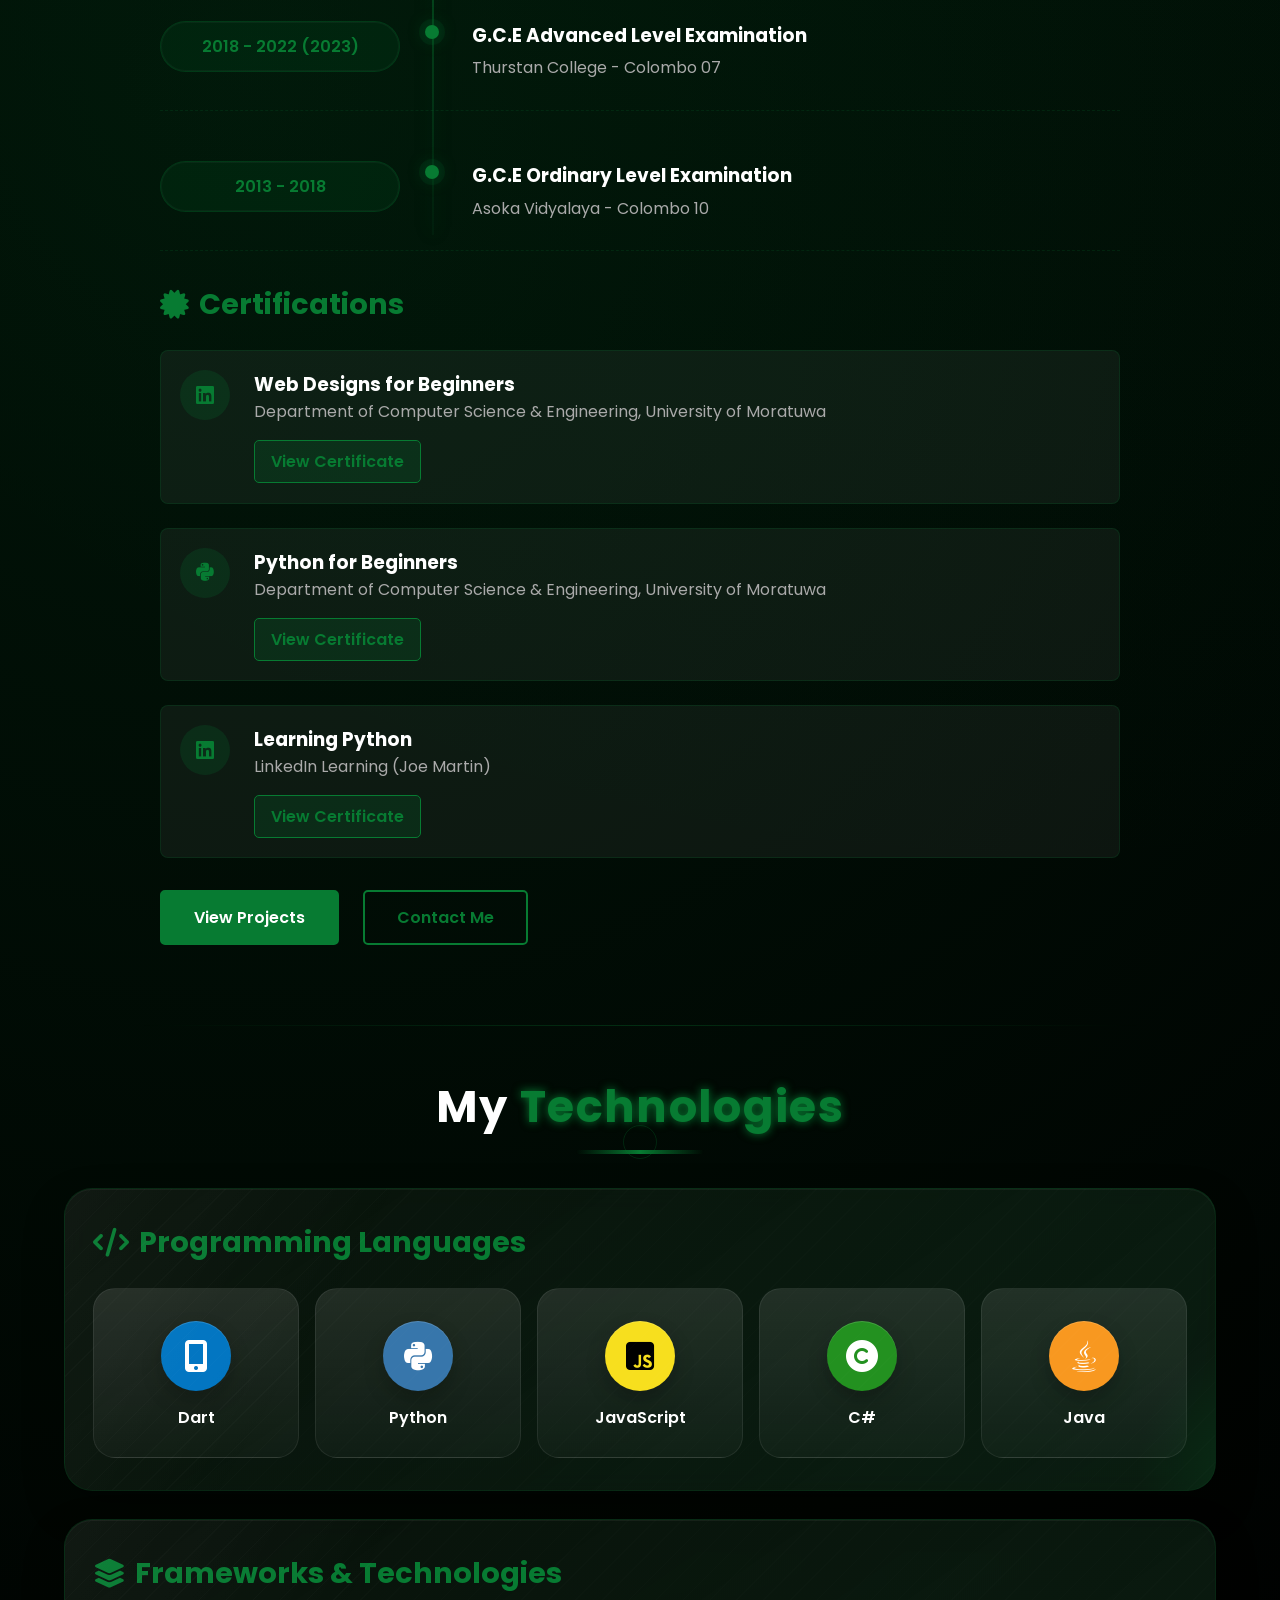
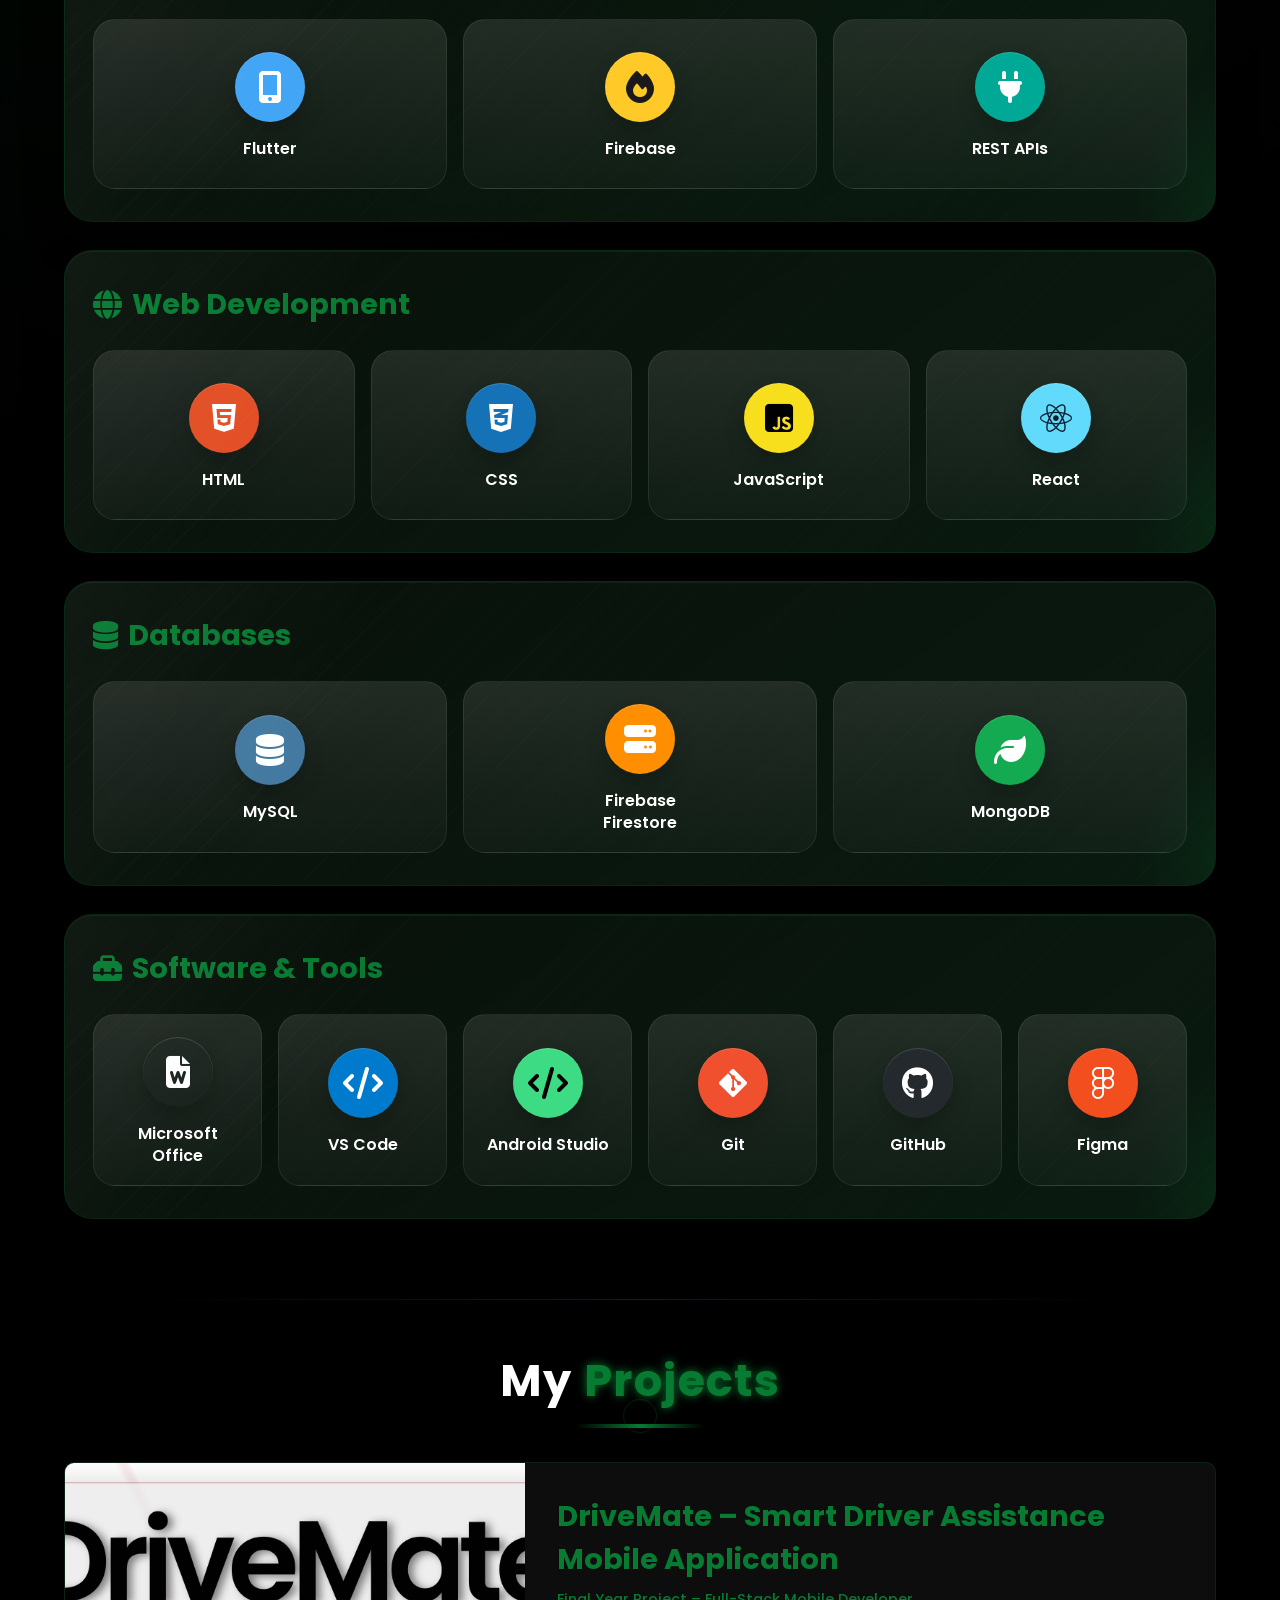
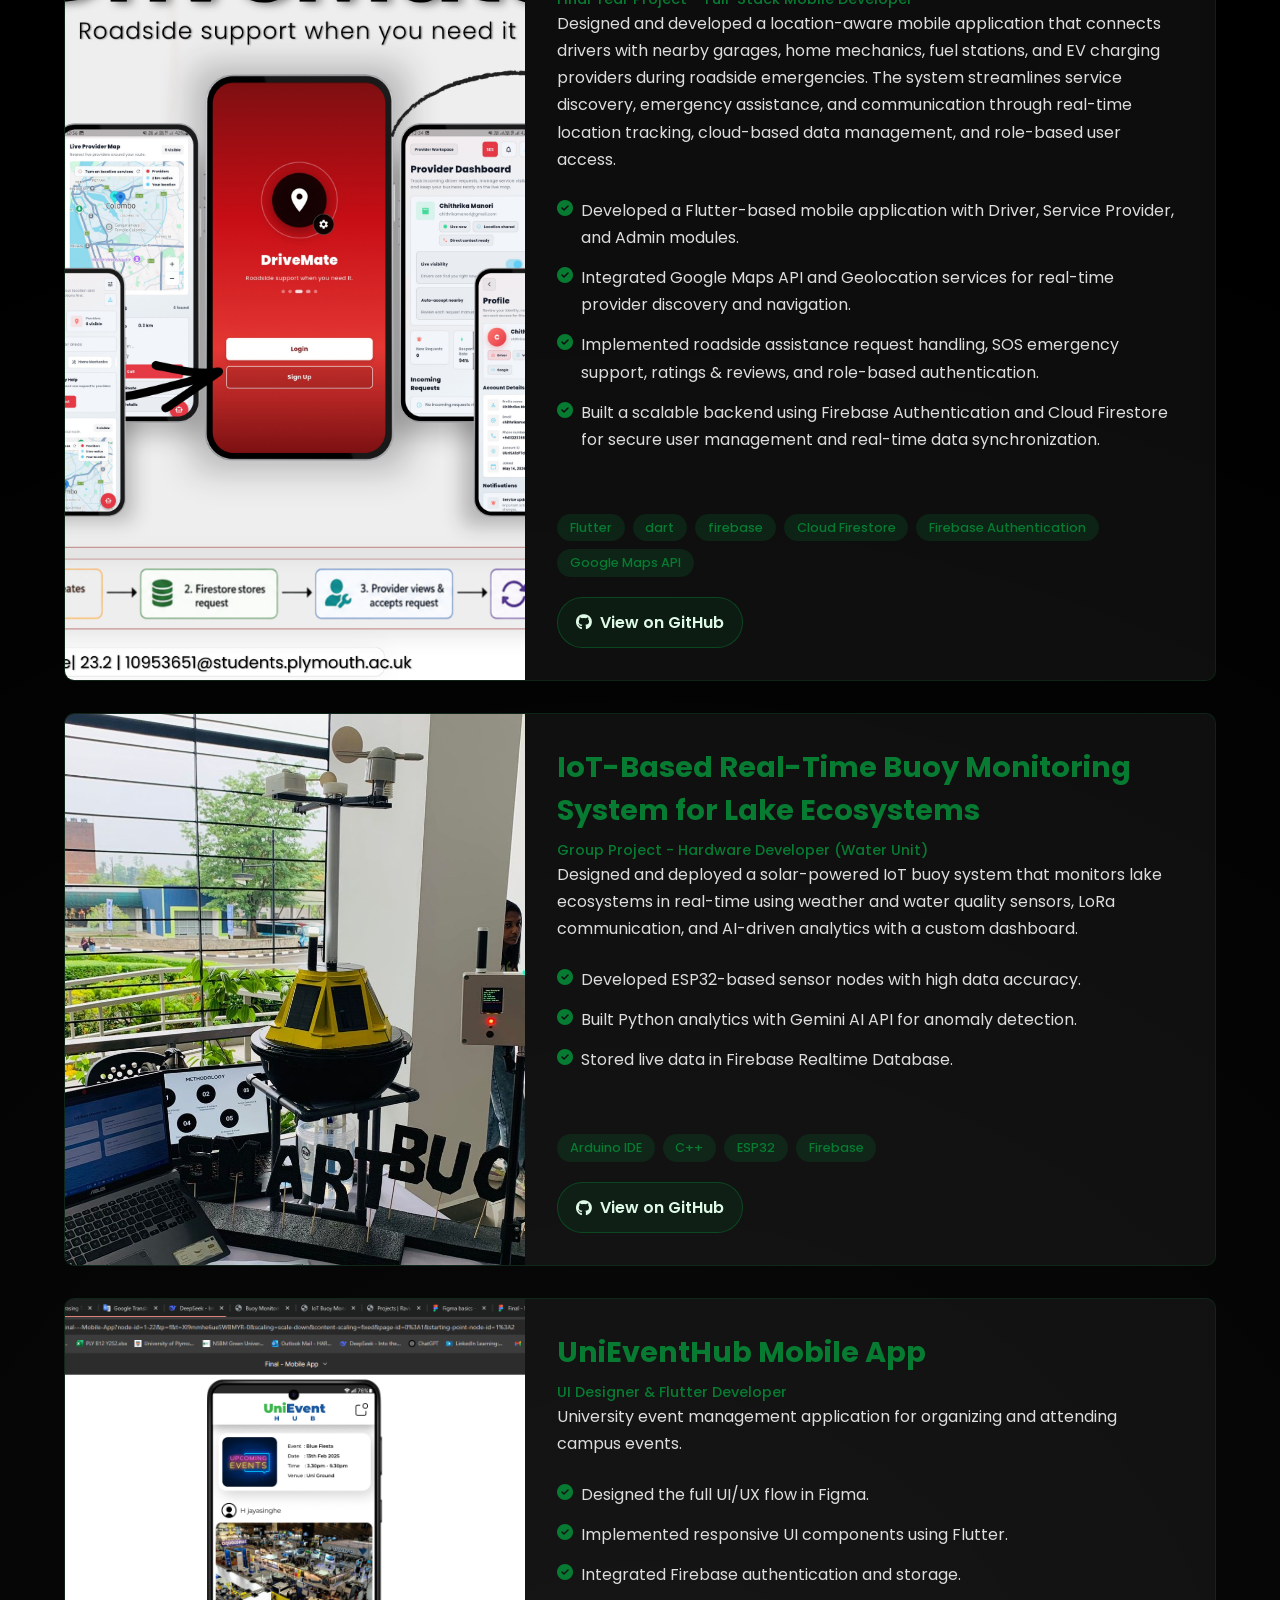
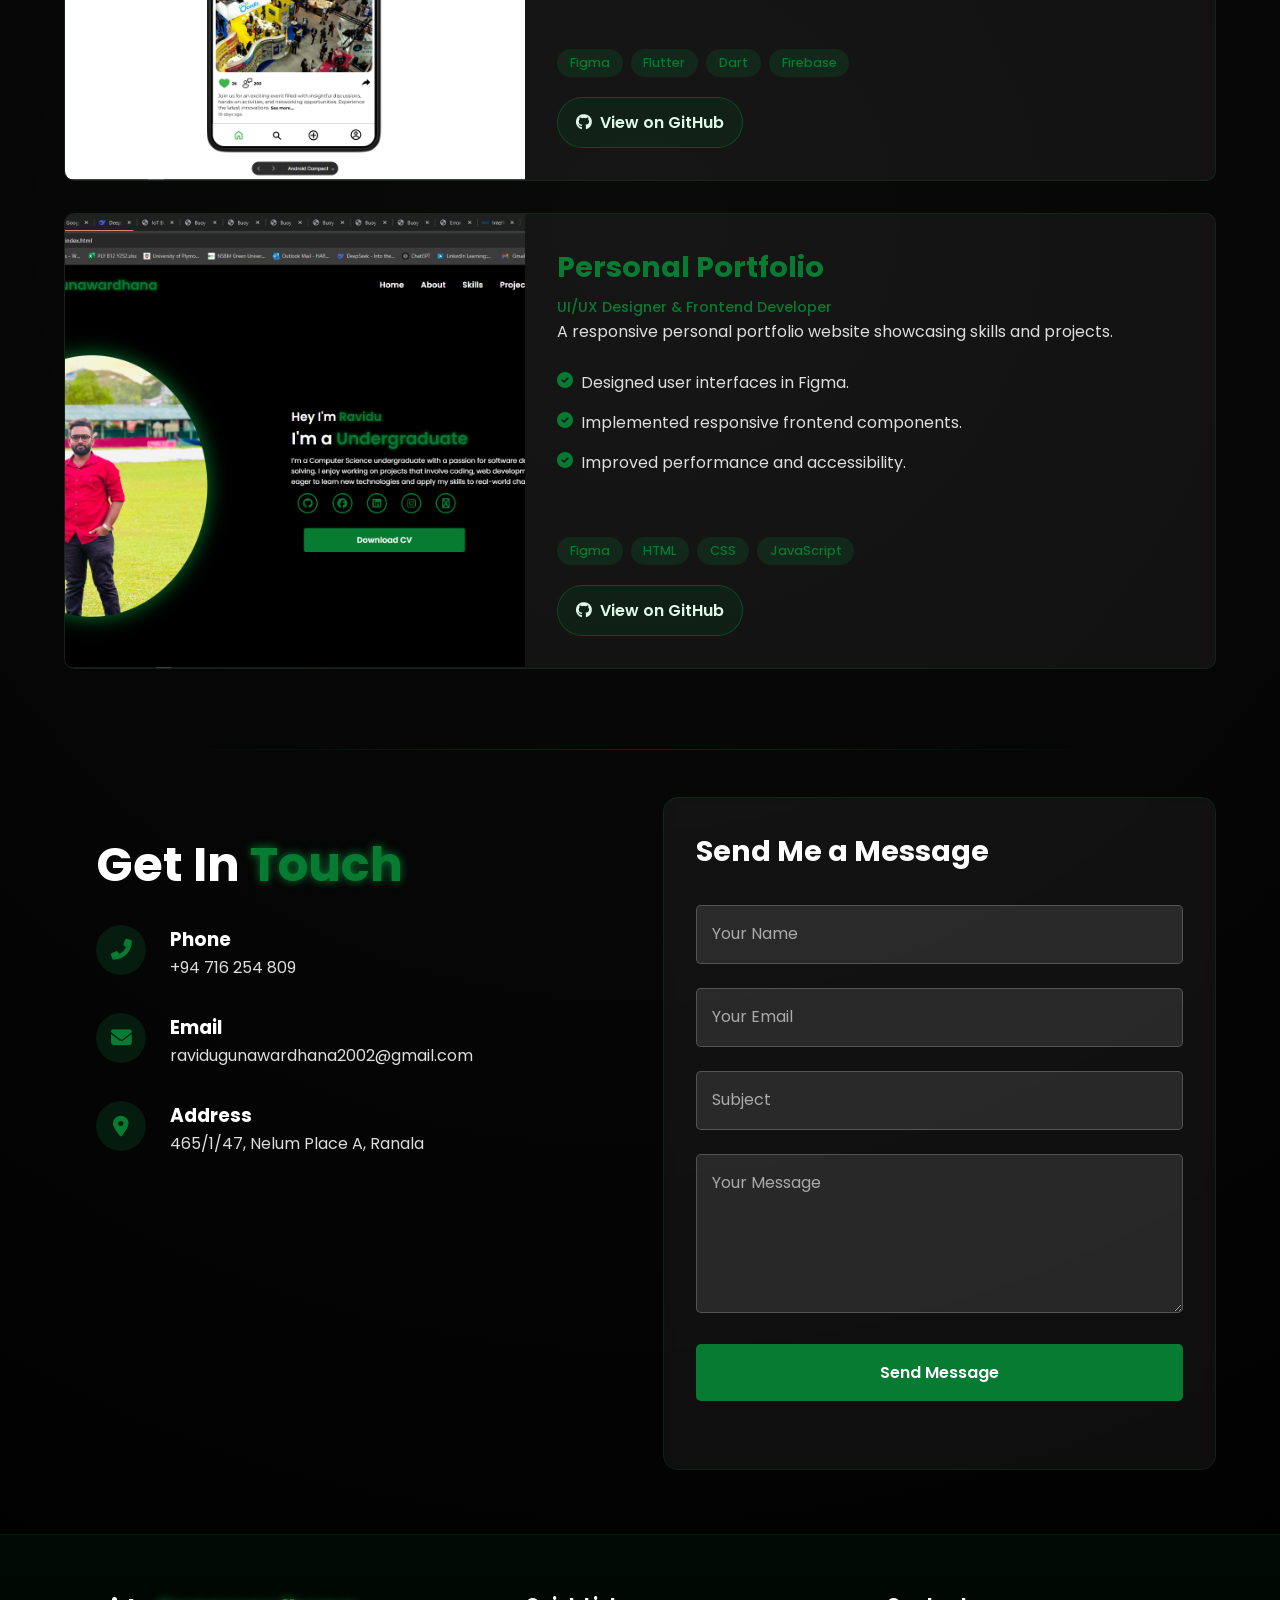
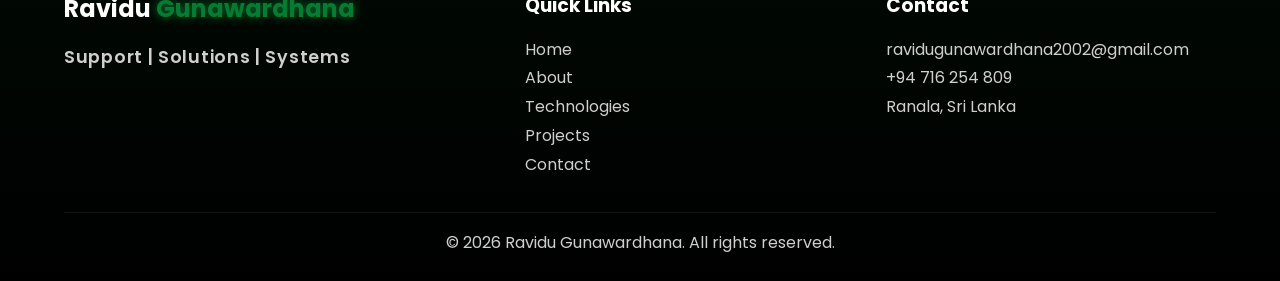
<file: contact.html>
<!DOCTYPE html>
<html lang="en">
<head>
  <meta charset="UTF-8">
  <meta http-equiv="refresh" content="0; url=index.html#contact">
  <meta name="viewport" content="width=device-width, initial-scale=1.0">
  <title>Redirecting to Contact</title>
  <script>
    window.location.replace("index.html#contact");
  </script>
</head>
<body></body>
</html>
</file>
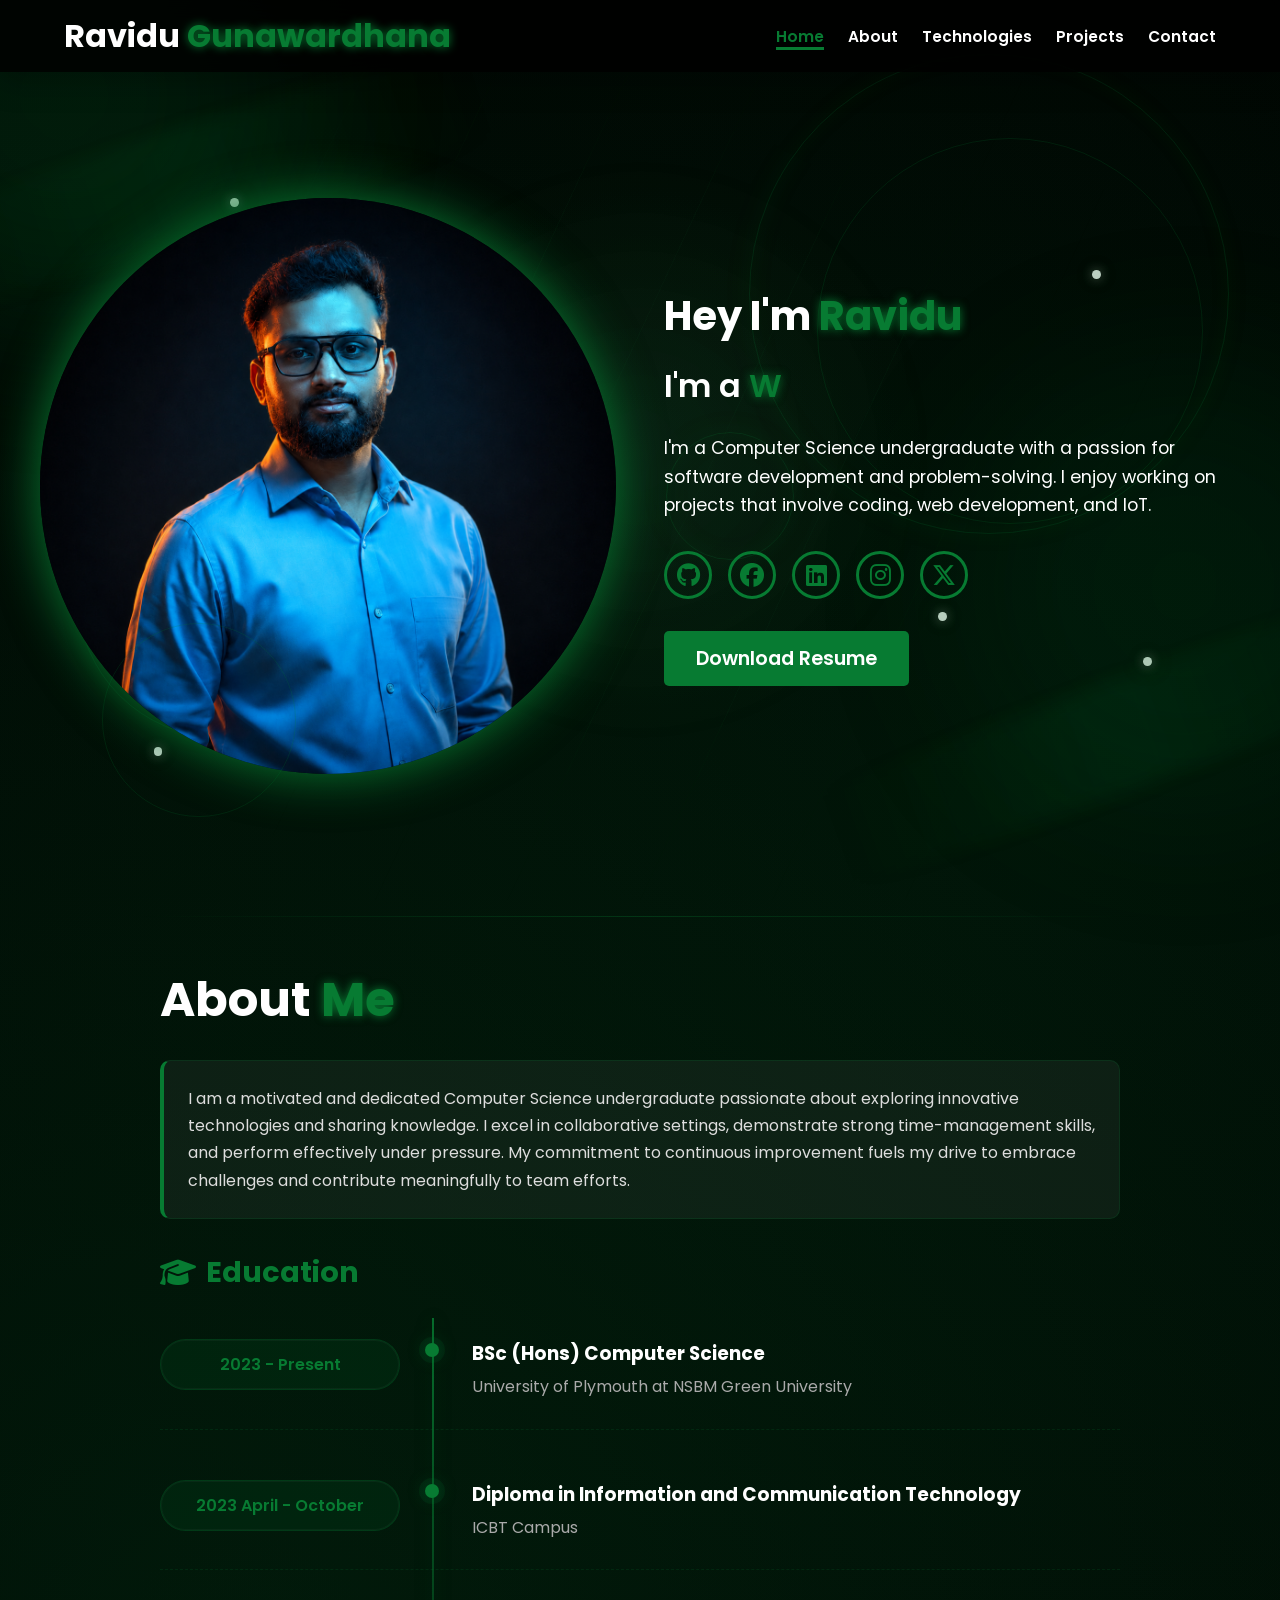
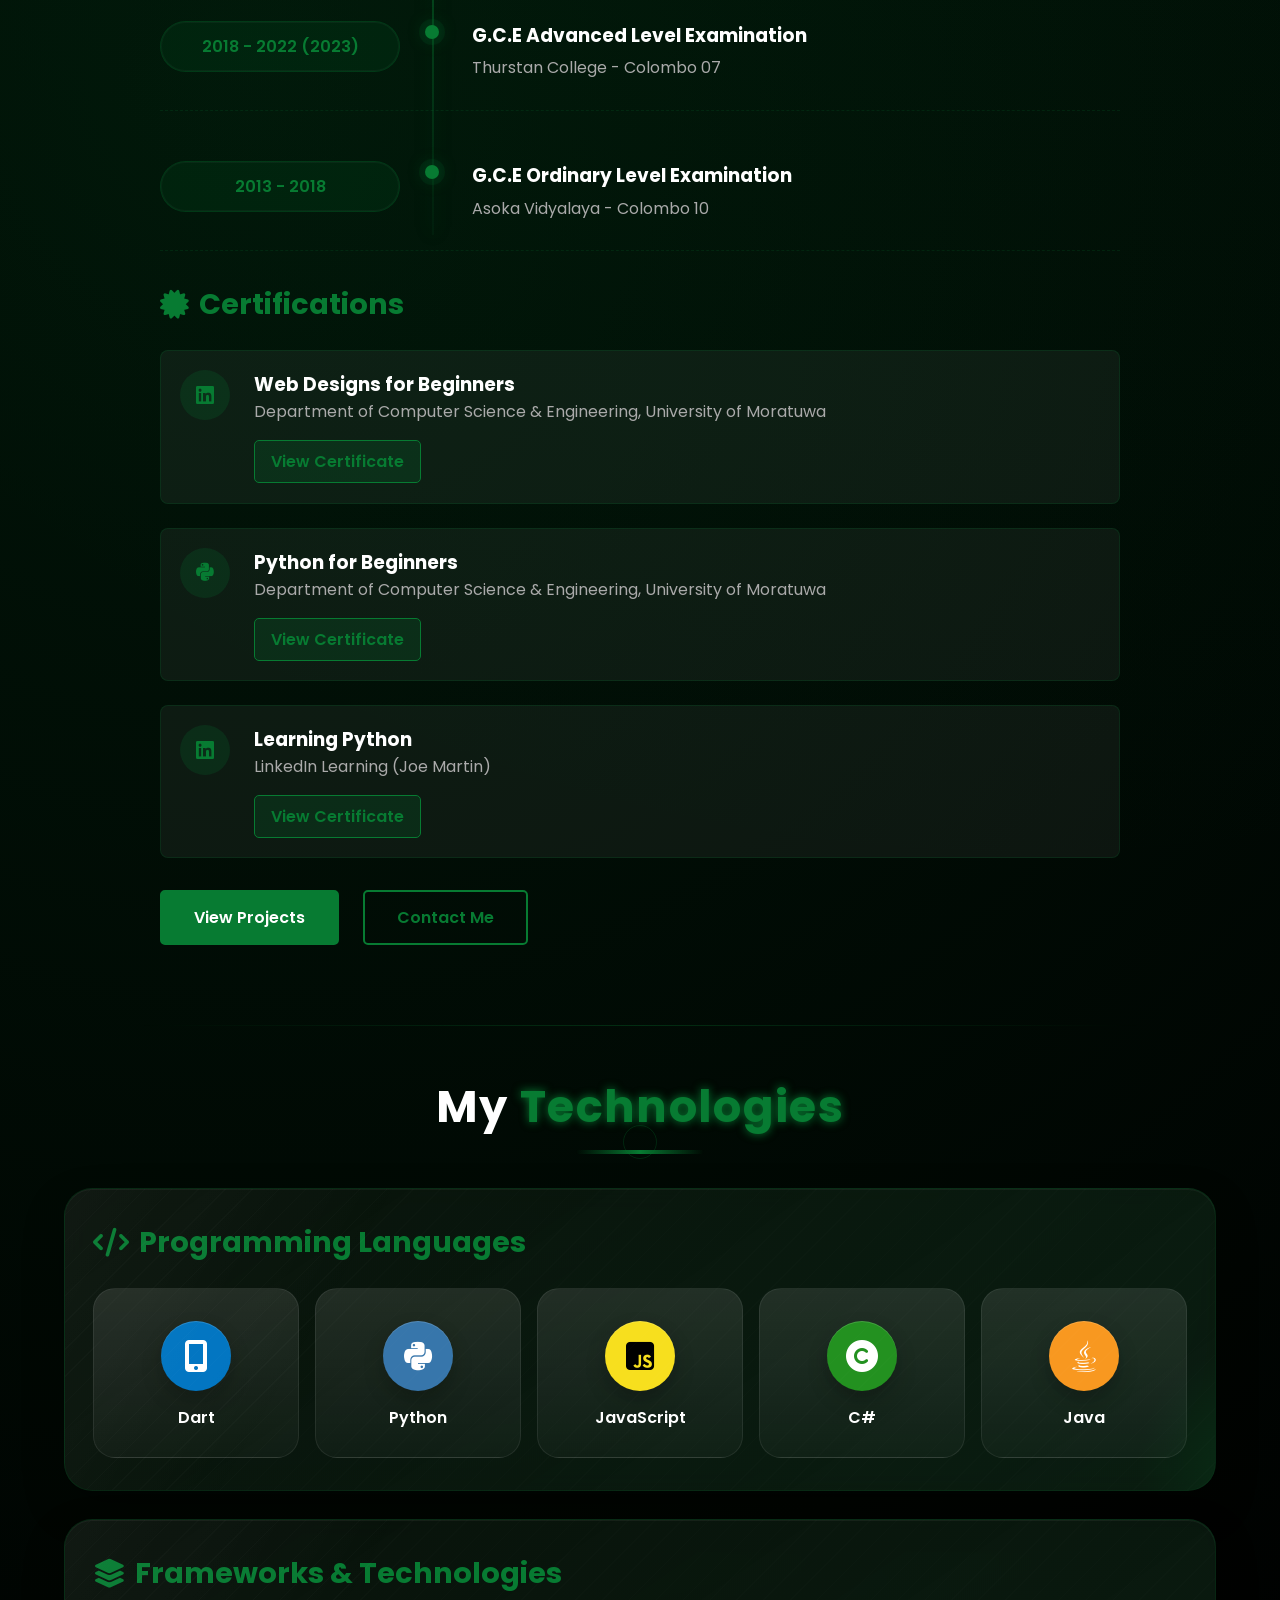
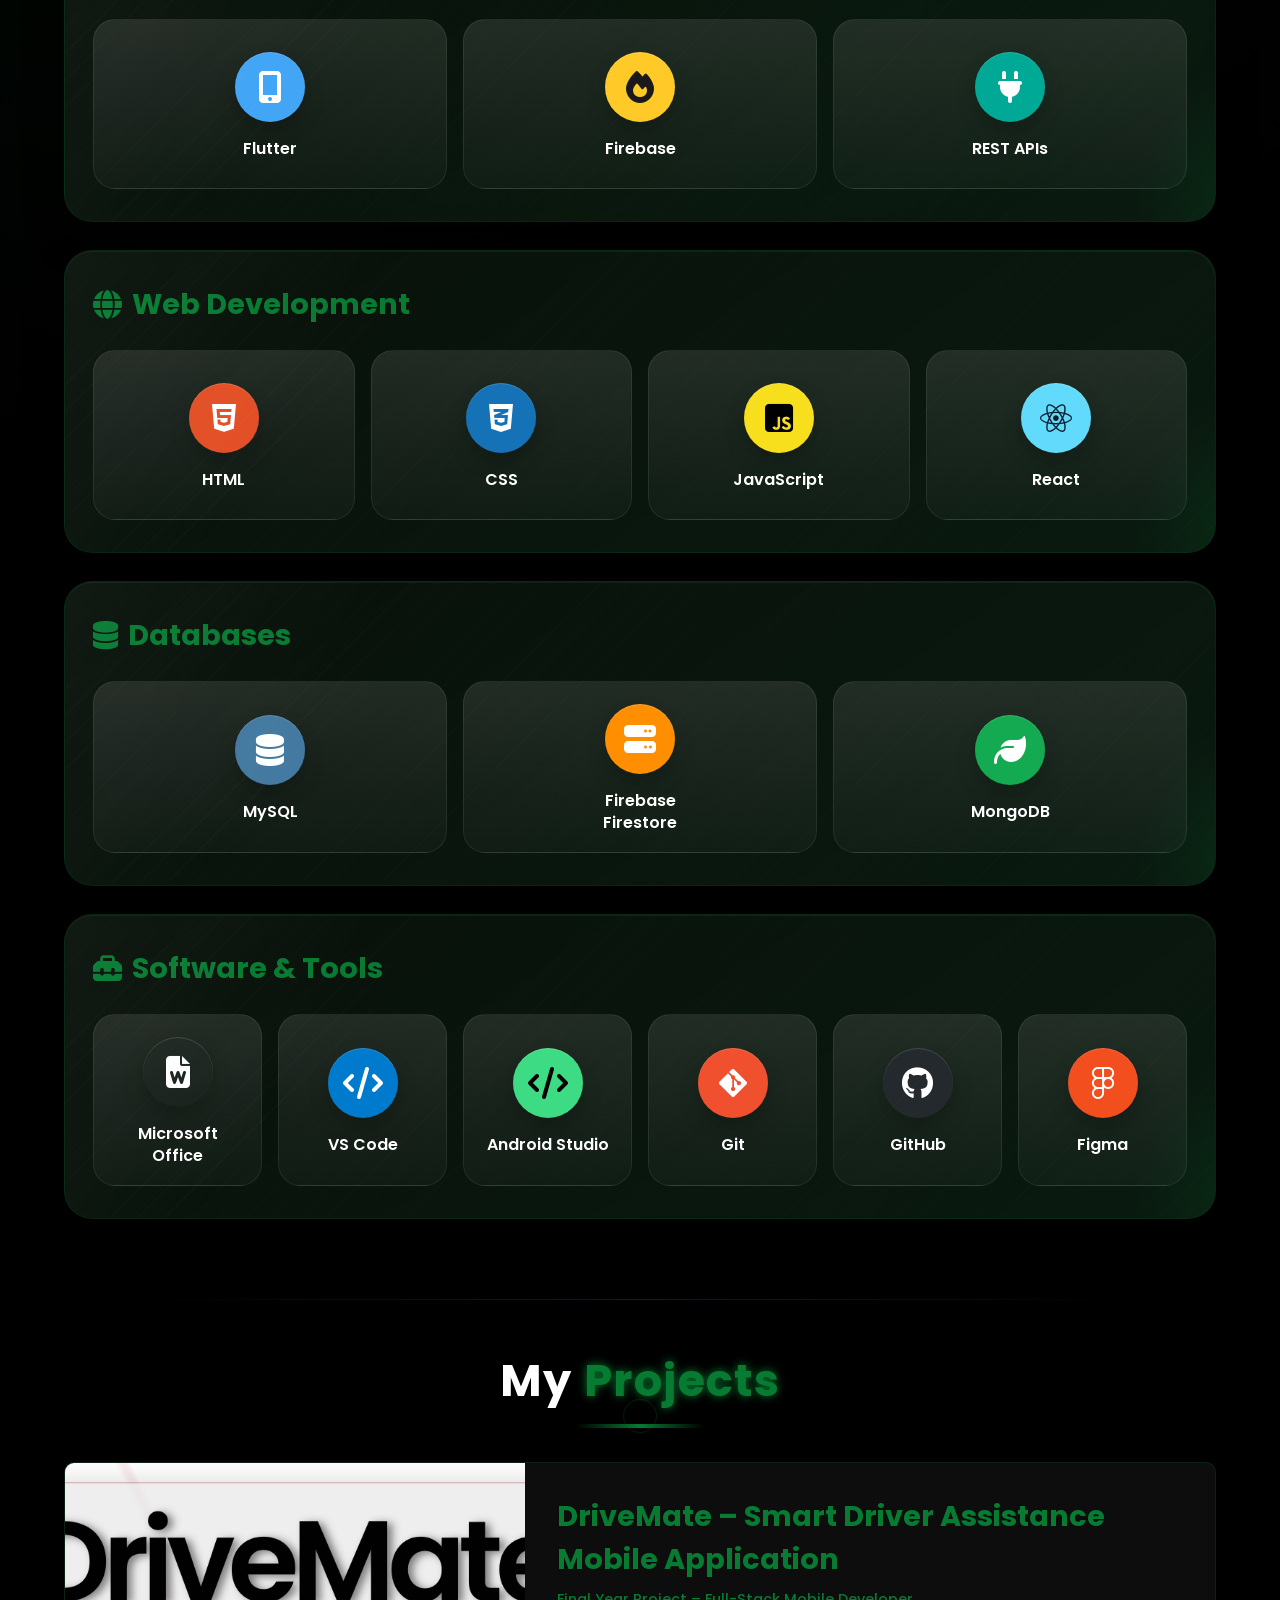
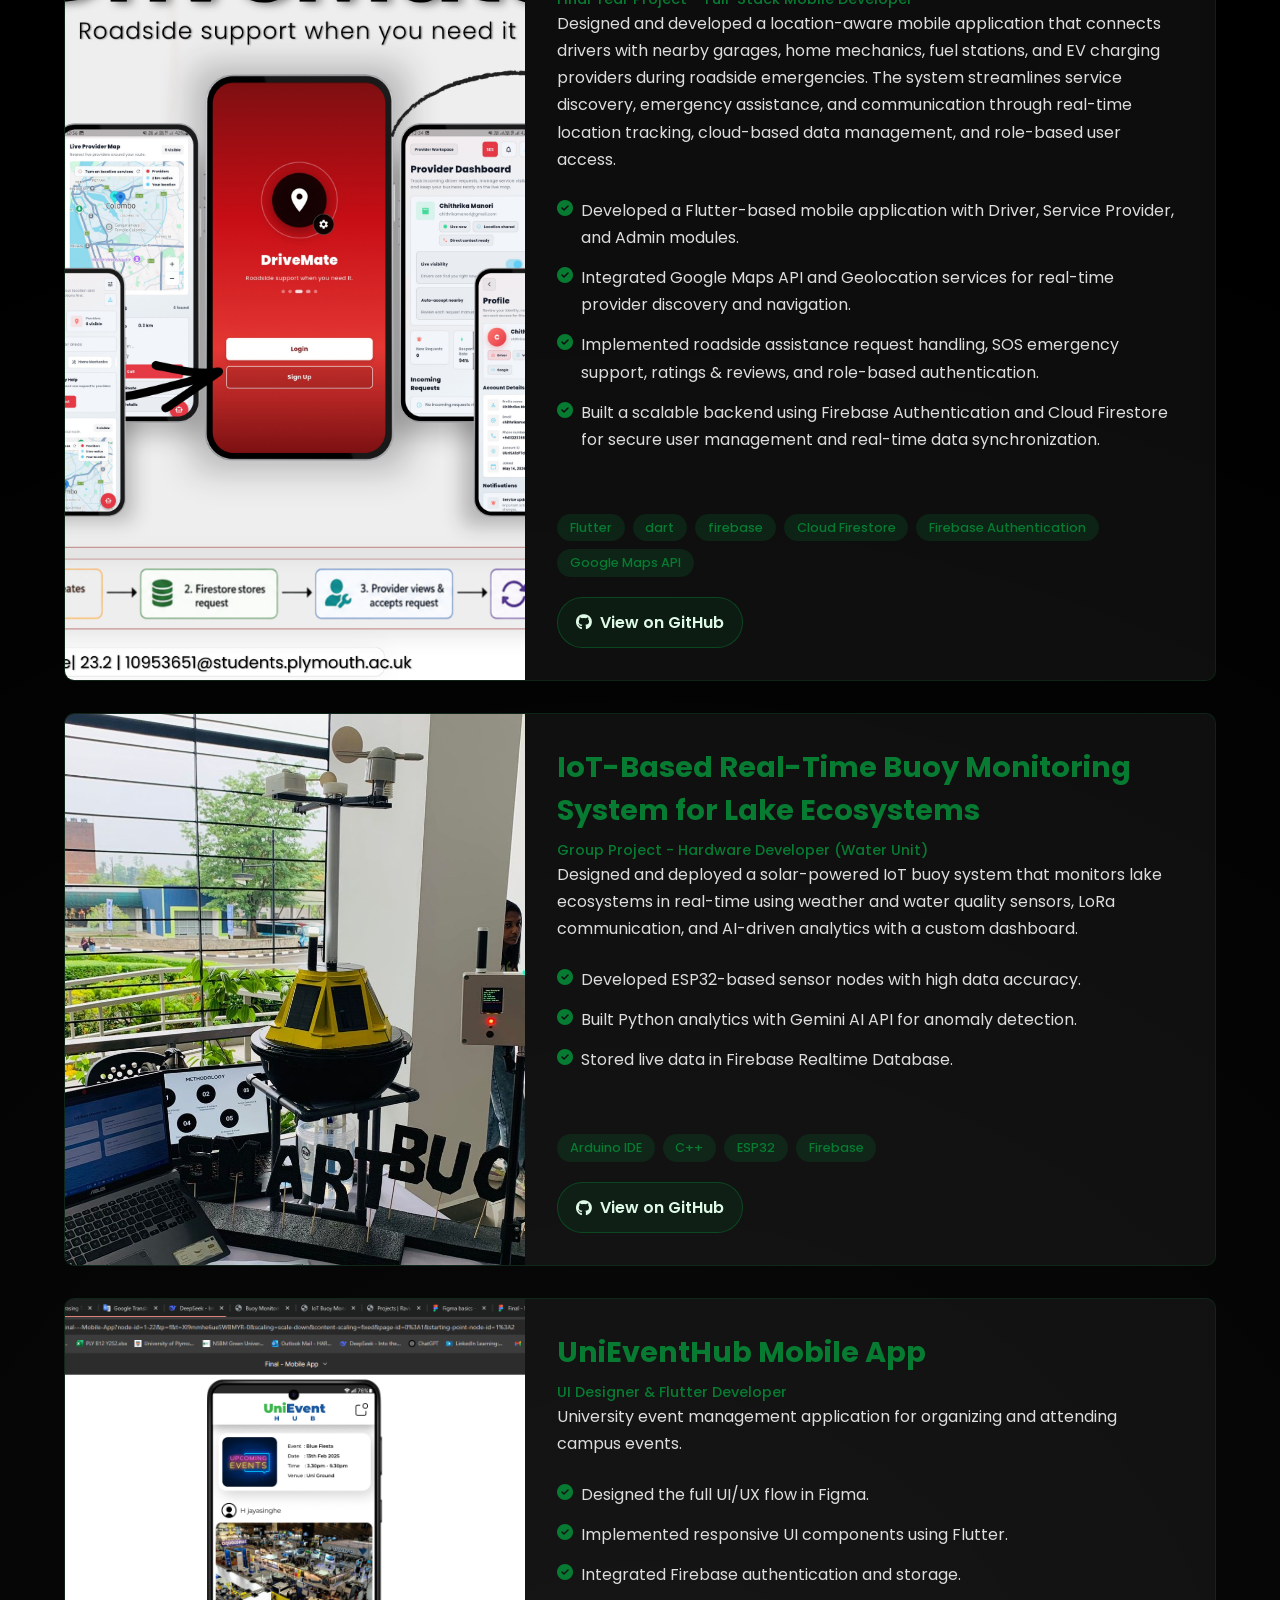
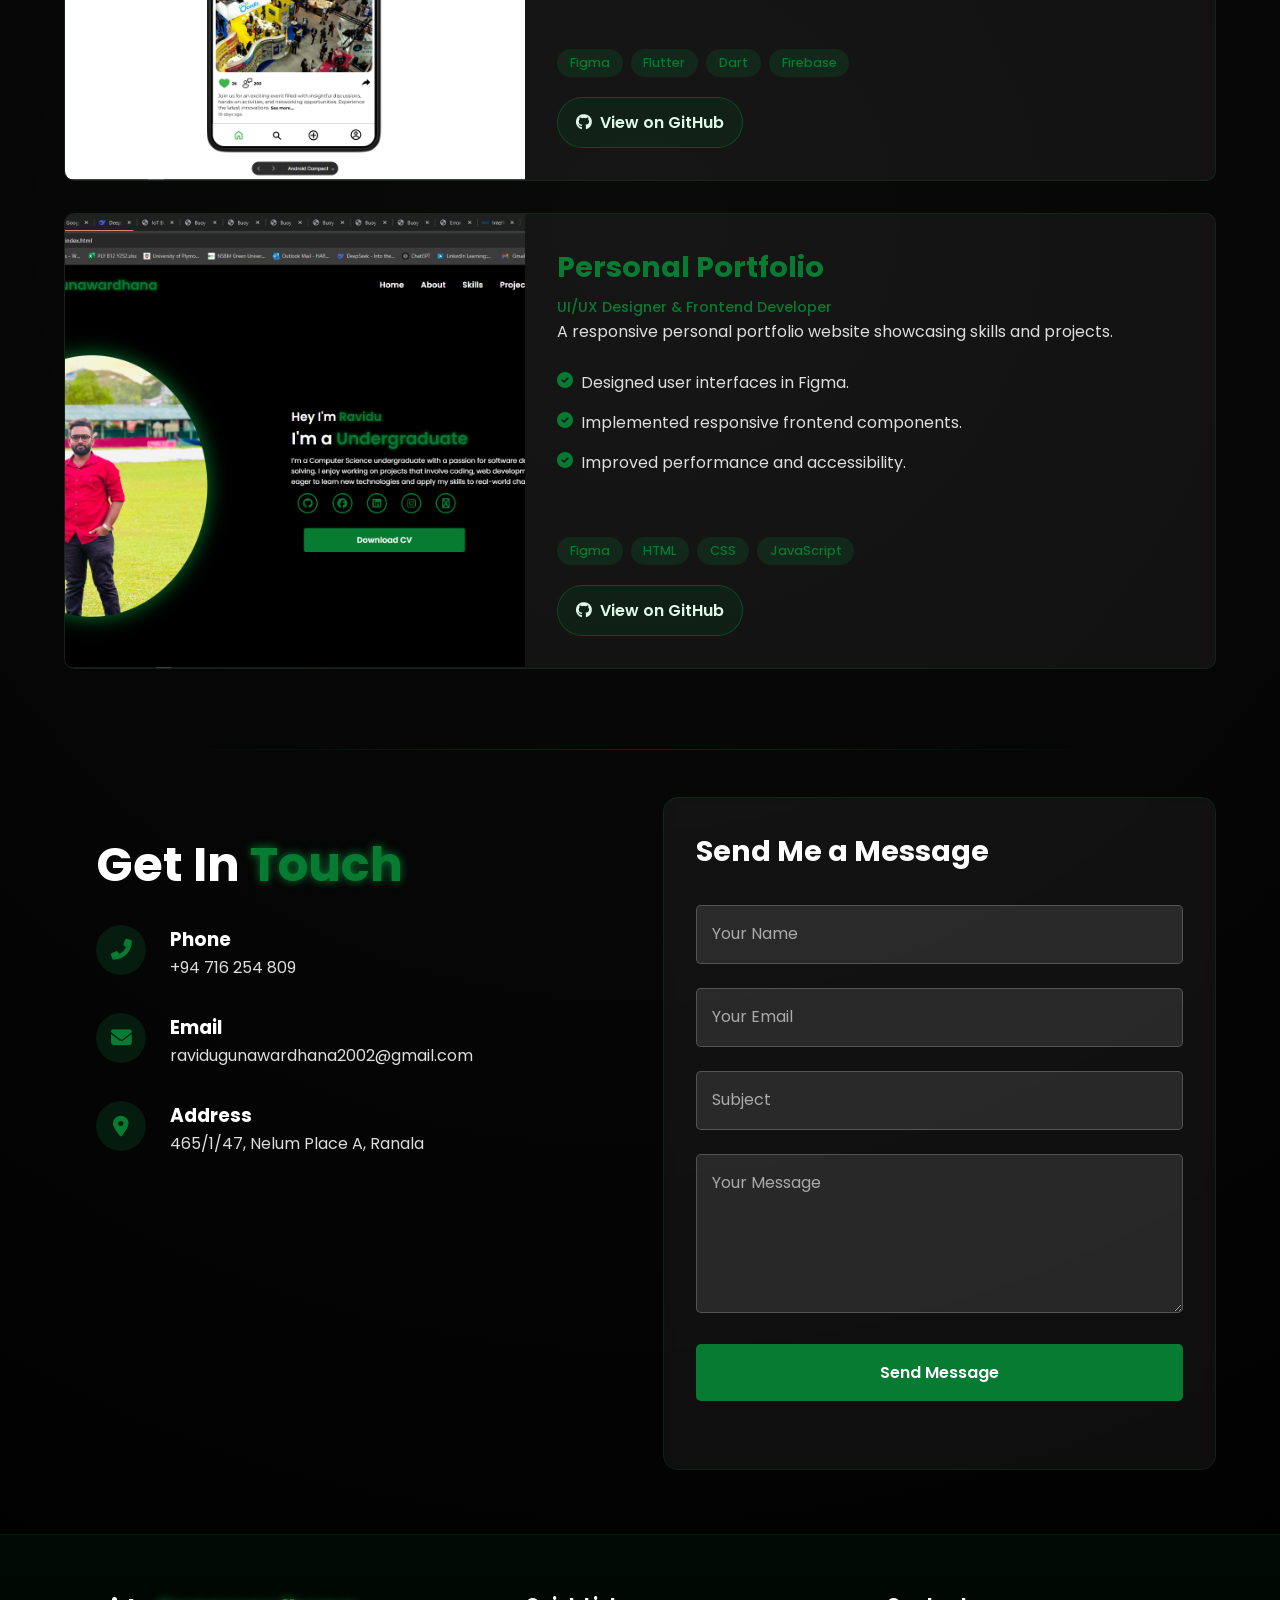
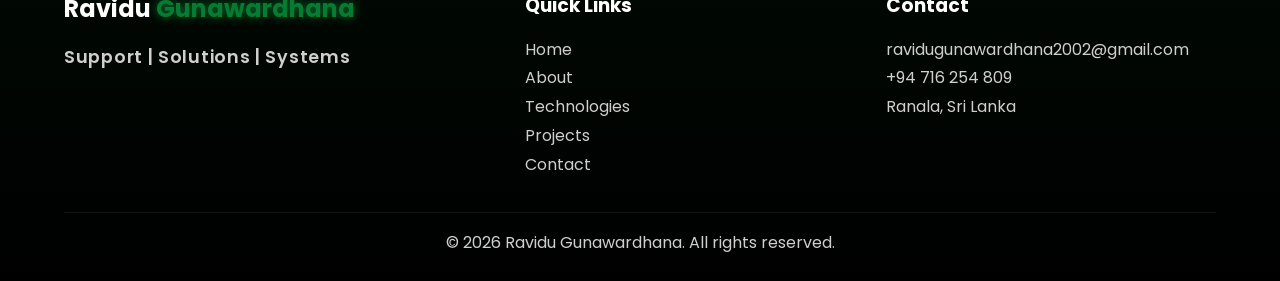
<file: project.html>
<!DOCTYPE html>
<html lang="en">
<head>
  <meta charset="UTF-8">
  <meta http-equiv="refresh" content="0; url=index.html#projects">
  <meta name="viewport" content="width=device-width, initial-scale=1.0">
  <title>Redirecting to Projects</title>
  <script>
    window.location.replace("index.html#projects");
  </script>
</head>
<body></body>
</html>
</file>
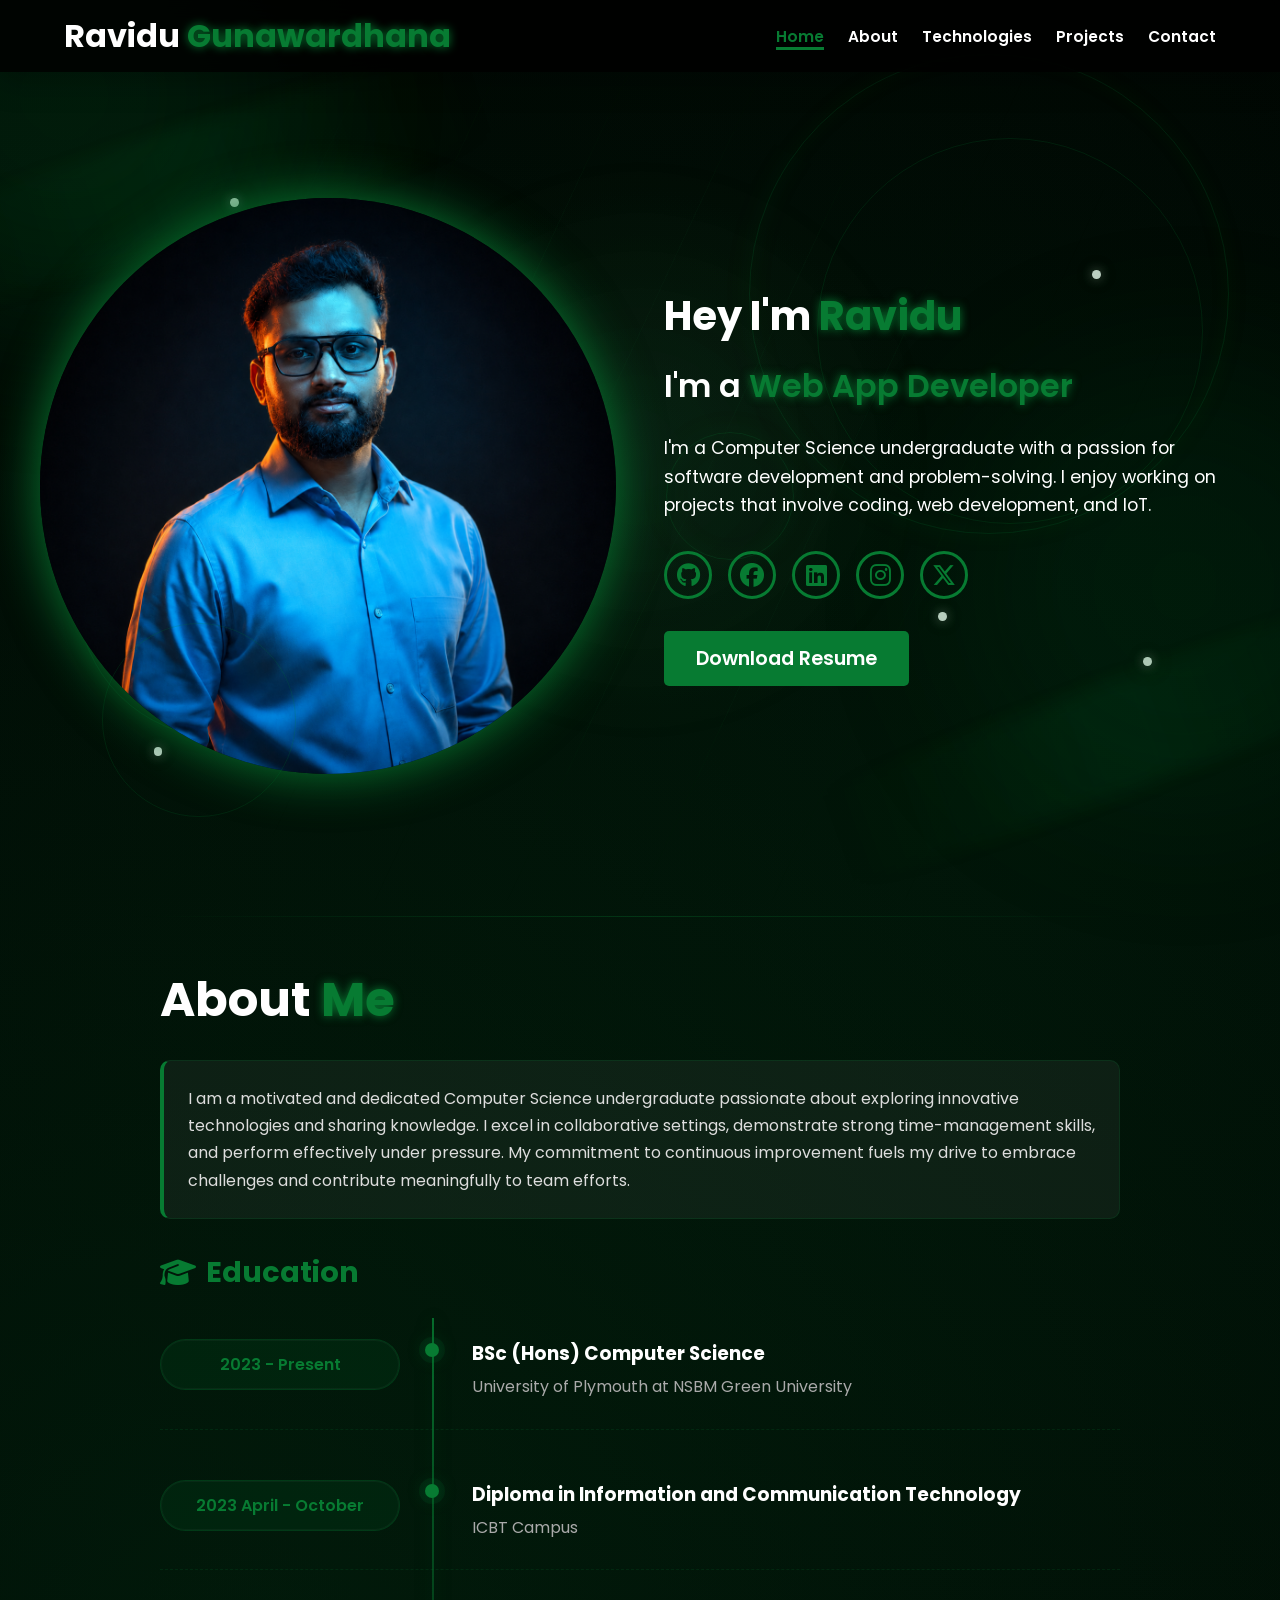
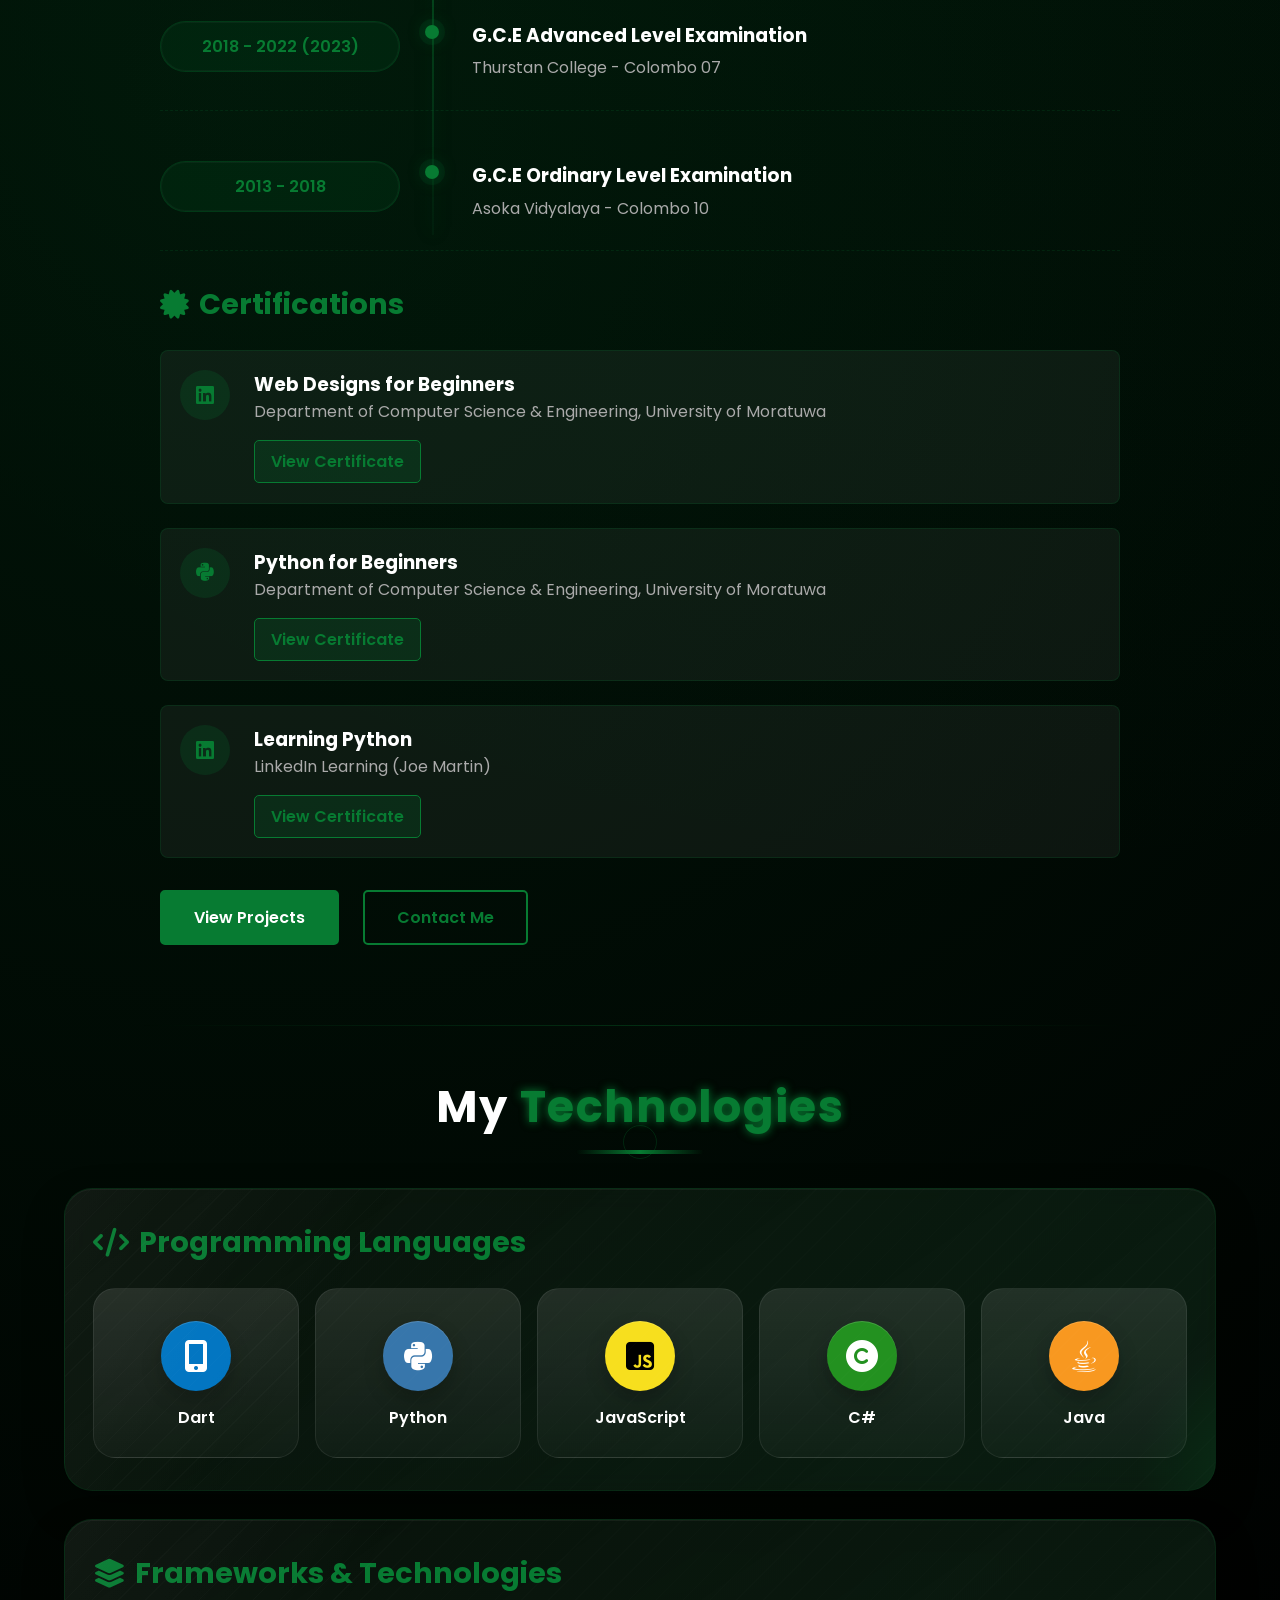
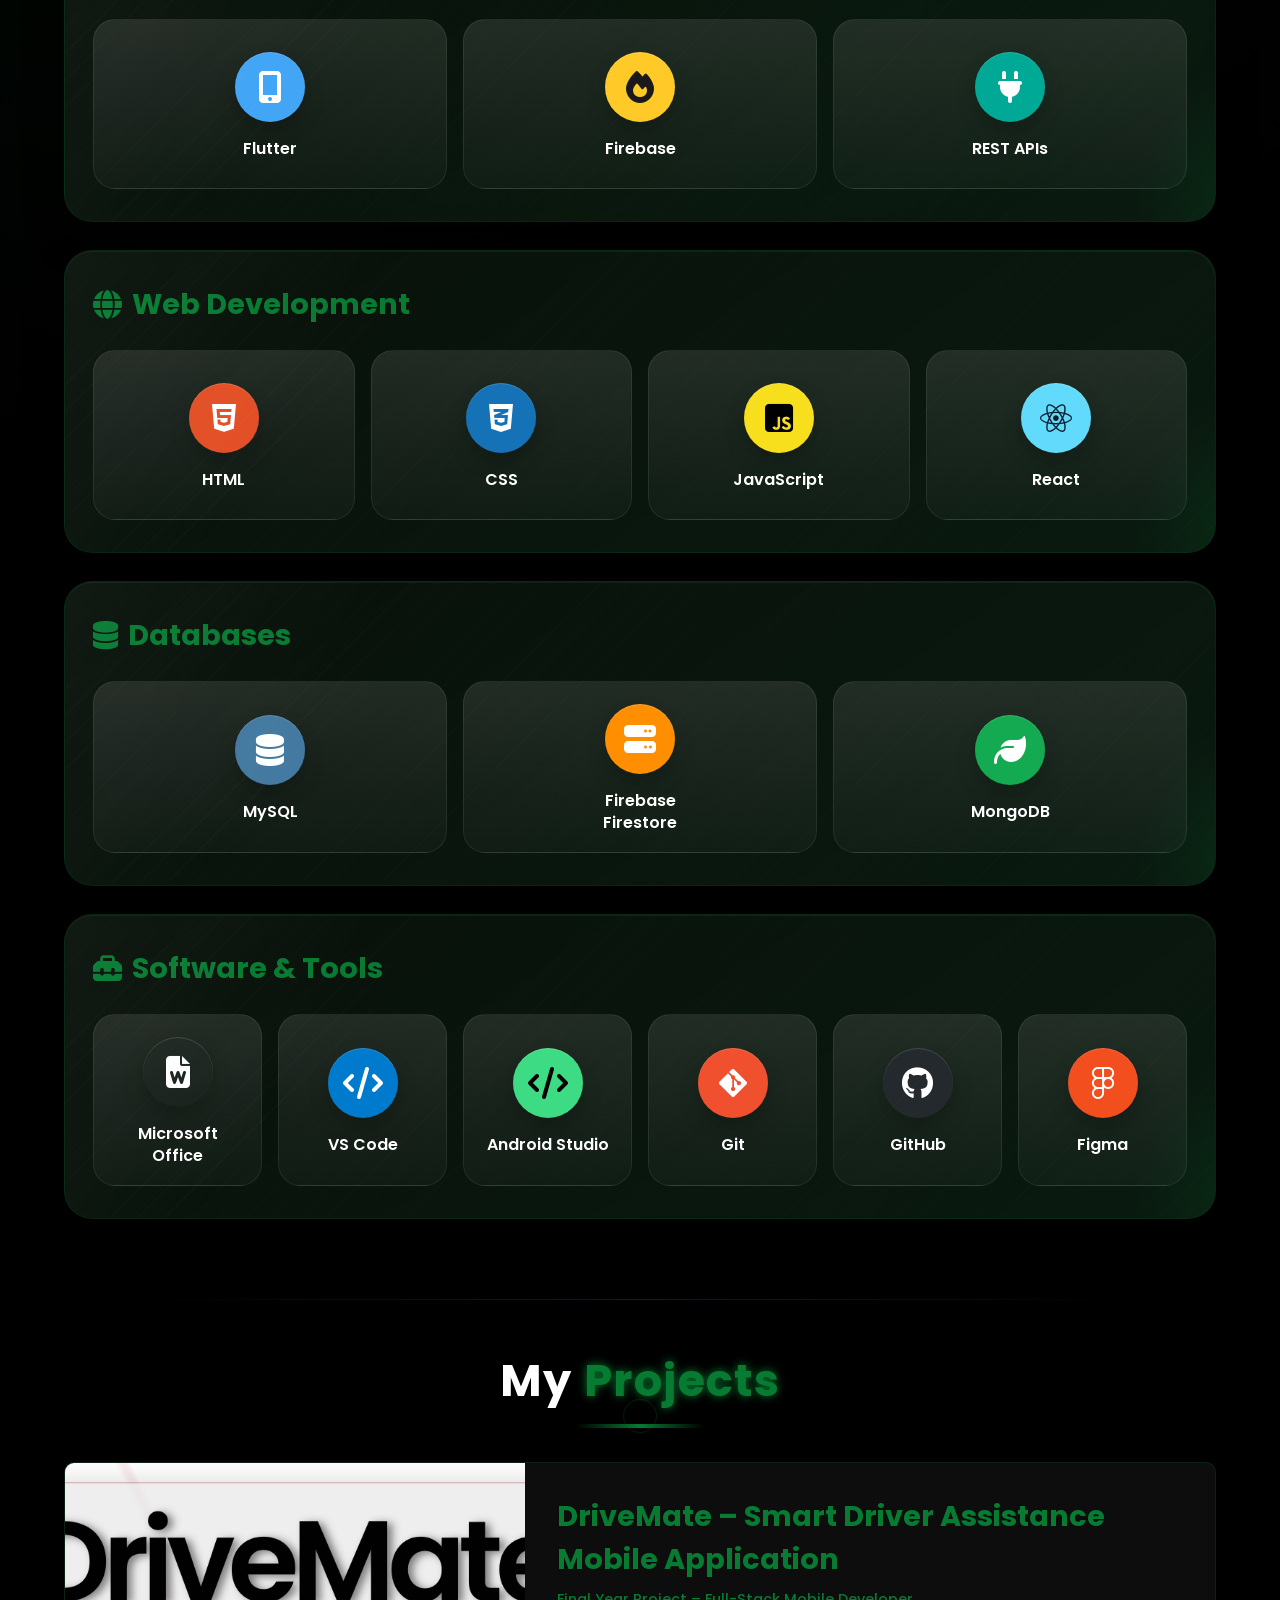
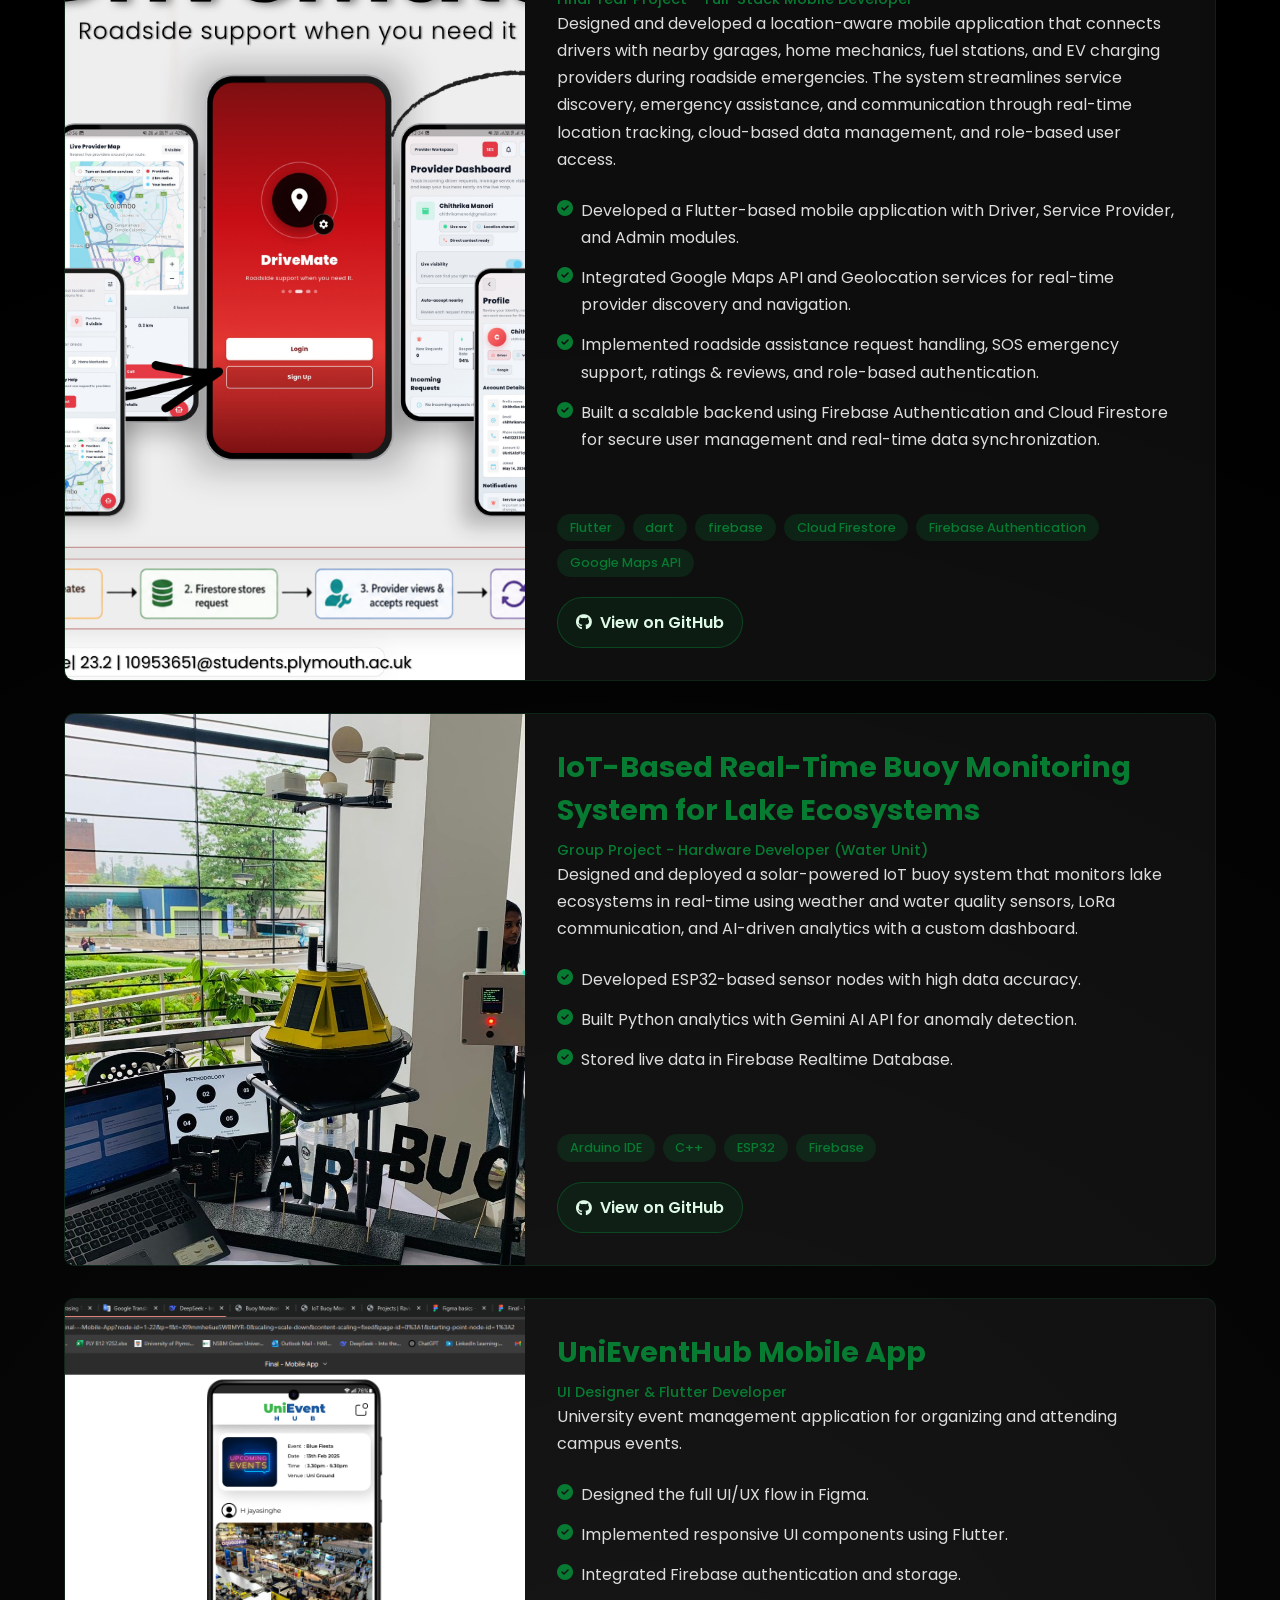
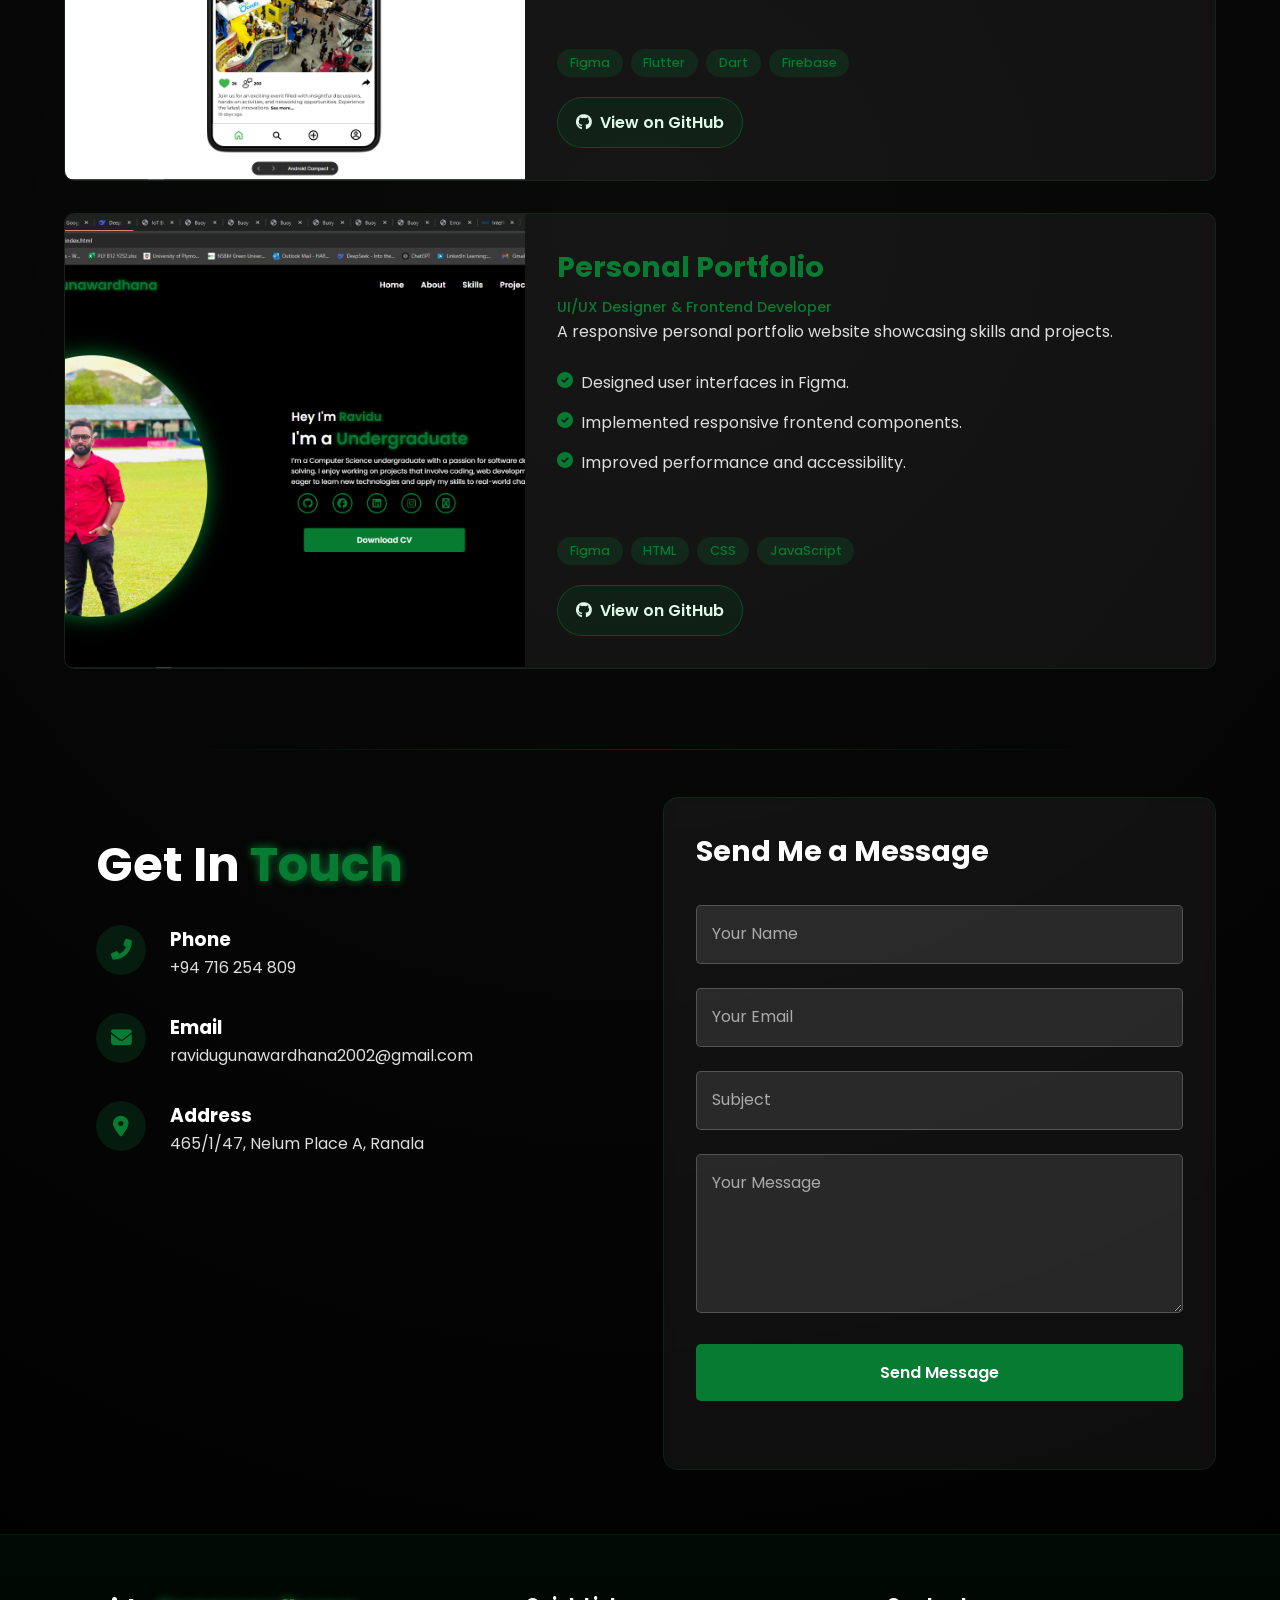
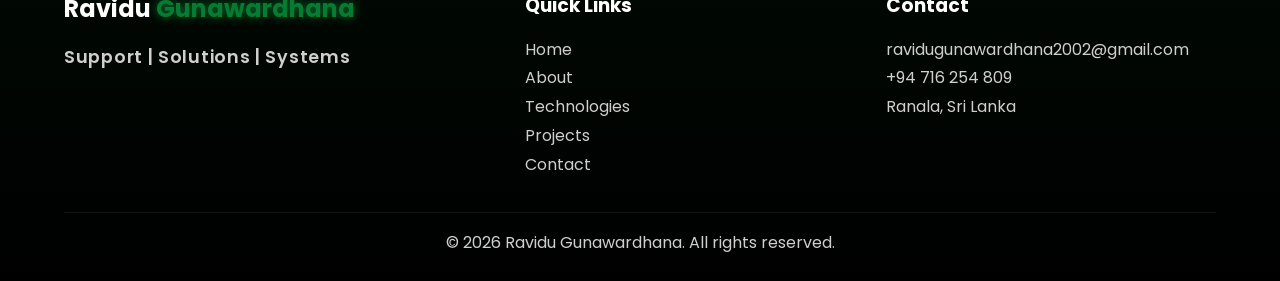
<file: skills.html>
<!DOCTYPE html>
<html lang="en">
<head>
  <meta charset="UTF-8">
  <meta http-equiv="refresh" content="0; url=index.html#skills">
  <meta name="viewport" content="width=device-width, initial-scale=1.0">
  <title>Redirecting to Skills</title>
  <script>
    window.location.replace("index.html#skills");
  </script>
</head>
<body></body>
</html>
</file>
<file: style.css>
@import url('https://fonts.googleapis.com/css2?family=Poppins:wght@100;200;300;400;500;600&display=swap');

:root {
  --primary-color: #077b32;
  --text-color: white;
  --bg-color: black;
  --transition-speed: 0.3s;
}

* {
  padding: 0;
  margin: 0;
  box-sizing: border-box;
  font-family: 'Poppins', sans-serif;
}

html {
  scroll-behavior: smooth;
}

body {
  background-color: var(--bg-color);
  color: var(--text-color);
  min-height: 100dvh;
  overflow-x: hidden;
  position: relative;
  background-image:
    radial-gradient(circle at 20% 20%, rgba(7, 123, 50, 0.18), transparent 30%),
    radial-gradient(circle at 80% 10%, rgba(7, 123, 50, 0.1), transparent 22%),
    radial-gradient(circle at 50% 80%, rgba(255, 255, 255, 0.04), transparent 26%);
}

a {
  color: inherit;
}

button,
input,
textarea,
select {
  font: inherit;
}

body::before,
body::after {
  content: "";
  position: fixed;
  inset: auto;
  width: 28rem;
  height: 28rem;
  border-radius: 50%;
  pointer-events: none;
  filter: blur(90px);
  opacity: 0.22;
  z-index: -1;
}

body::before {
  top: -8rem;
  left: -10rem;
  background: rgba(7, 123, 50, 0.8);
  animation: driftGlow 14s ease-in-out infinite alternate;
}

body::after {
  right: -8rem;
  bottom: 10%;
  background: rgba(7, 123, 50, 0.45);
  animation: driftGlow 18s ease-in-out infinite alternate-reverse;
}

.background-motion {
  position: fixed;
  inset: 0;
  pointer-events: none;
  overflow: hidden;
  z-index: -2;
  opacity: 0.95;
}

.background-motion::before {
  content: "";
  position: absolute;
  inset: 0;
  background:
    radial-gradient(circle at 50% 50%, rgba(7, 123, 50, 0.18), transparent 38%),
    repeating-linear-gradient(
      115deg,
      rgba(7, 123, 50, 0.06) 0 1px,
      transparent 1px 120px
    );
  mask-image: radial-gradient(circle at center, black 35%, transparent 78%);
  opacity: 0.65;
  animation: gridDrift 26s linear infinite;
}

.background-motion::after {
  content: "";
  position: absolute;
  inset: 10% 14%;
  border-radius: 50%;
  background:
    radial-gradient(circle, rgba(255, 255, 255, 0.08), transparent 58%);
  filter: blur(70px);
  opacity: 0.55;
  animation: breatheField 10s ease-in-out infinite;
}

.motion-beam,
.motion-ring,
.motion-particle {
  position: absolute;
}

.motion-beam {
  width: 40rem;
  height: 7rem;
  background: linear-gradient(90deg, transparent, rgba(7, 123, 50, 0.22), transparent);
  filter: blur(10px);
  opacity: 0.6;
  --beam-rotation: -18deg;
}

.beam-1 {
  top: 14%;
  left: -8rem;
  --beam-rotation: -18deg;
  transform: rotate(var(--beam-rotation));
  animation: sweepBeam 16s ease-in-out infinite;
}

.beam-2 {
  right: -10rem;
  bottom: 12%;
  --beam-rotation: -20deg;
  transform: rotate(var(--beam-rotation));
  animation: sweepBeam 19s ease-in-out infinite reverse;
}

.motion-ring {
  border-radius: 50%;
  border: 1px solid rgba(7, 123, 50, 0.22);
  box-shadow:
    inset 0 0 24px rgba(7, 123, 50, 0.08),
    0 0 28px rgba(7, 123, 50, 0.08);
}

.ring-1 {
  width: 30rem;
  height: 30rem;
  top: 6%;
  right: 4%;
  animation: rotateRing 28s linear infinite;
}

.ring-2 {
  width: 18rem;
  height: 18rem;
  bottom: 18%;
  left: 6%;
  animation: rotateRing 20s linear infinite reverse;
}

.ring-3 {
  width: 8rem;
  height: 8rem;
  top: 48%;
  left: 52%;
  animation: rotateRing 14s linear infinite;
}

.motion-particle {
  width: 0.55rem;
  height: 0.55rem;
  border-radius: 50%;
  background: rgba(235, 255, 241, 0.85);
  box-shadow:
    0 0 12px rgba(255, 255, 255, 0.35),
    0 0 22px rgba(7, 123, 50, 0.35);
}

.particle-1 {
  top: 22%;
  left: 18%;
  animation: driftParticle 9s ease-in-out infinite;
}

.particle-2 {
  top: 30%;
  right: 14%;
  animation: driftParticle 12s ease-in-out infinite 1.2s;
}

.particle-3 {
  top: 58%;
  left: 28%;
  animation: driftParticle 10s ease-in-out infinite 0.8s;
}

.particle-4 {
  top: 68%;
  right: 26%;
  animation: driftParticle 11.5s ease-in-out infinite 1.6s;
}

.particle-5 {
  bottom: 16%;
  left: 12%;
  animation: driftParticle 8.5s ease-in-out infinite 0.4s;
}

.particle-6 {
  bottom: 26%;
  right: 10%;
  animation: driftParticle 13s ease-in-out infinite 2s;
}

nav {
  width: 100%;
  min-height: 72px;
  position: sticky;
  top: 0;
  z-index: 100;
  background-color: rgba(0, 0, 0, 0.82);
  backdrop-filter: blur(18px);
  box-shadow: 0 10px 30px rgba(0, 0, 0, 0.25);
  animation: navSlideIn 0.8s ease;
}

.nav-container {
  width: 100%;
  min-height: 72px;
  display: flex;
  justify-content: space-between;
  align-items: center;
  padding: 0 5%;
  max-width: 1400px;
  margin: 0 auto;
  position: relative;
}

.logo {
  text-decoration: none;
  color: var(--text-color);
  font-size: clamp(1.5rem, 4vw, 2rem);
  font-weight: bold;
}

.logo span {
  color: var(--primary-color);
  text-shadow: 0 0 10px var(--primary-color);
}

.hamburg,
.cancel {
  cursor: pointer;
  color: var(--text-color);
  display: none;
  font-size: clamp(1.8rem, 5vw, 2.5rem);
  background: none;
  border: none;
  z-index: 121;
}

.nav-container .hamburg {
  position: absolute;
  right: 5%;
  top: 50%;
  transform: translateY(-50%);
}

.nav-container .links {
  display: flex;
  gap: 1.5rem;
}

.nav-container .links a {
  position: relative;
  font-size: clamp(0.9rem, 1.2vw, 1.2rem);
  color: var(--text-color);
  text-decoration: none;
  font-weight: 550;
  transition: color var(--transition-speed) linear, transform var(--transition-speed) ease;
}

.nav-container .links a::before {
  position: absolute;
  content: "";
  bottom: -3px;
  left: 0;
  width: 0;
  height: 3px;
  background-color: var(--primary-color);
  transition: var(--transition-speed) linear;
}

.nav-container .links a:hover::before,
.nav-container .links a:focus::before,
.nav-container .links a.active::before {
  width: 100%;
}

.nav-container .links a:hover,
.nav-container .links a:focus,
.nav-container .links a.active {
  color: var(--primary-color);
  transform: translateY(-2px);
}

.dropdown {
  position: fixed;
  top: 0;
  left: 0;
  width: 100%;
  height: 100vh;
  background-color: rgba(0, 0, 0, 0.98);
  backdrop-filter: blur(10px);
  transform: translateY(-100%);
  transition: transform 0.4s ease-in-out;
  z-index: 120;
  display: flex;
  justify-content: flex-start;
  align-items: center;
}

.dropdown.active {
  transform: translateY(0);
}

.dropdown .links {
  display: flex;
  flex-direction: column;
  gap: 1rem;
  width: 100%;
  max-width: 420px;
  text-align: center;
  padding: 5.5rem 1rem 2rem;
  margin: 0 auto;
}

.dropdown .links a {
  color: var(--text-color);
  text-decoration: none;
  font-size: 1.5rem;
  padding: 1rem;
  border-radius: 0.5rem;
  transition: var(--transition-speed);
}

.dropdown .links a:hover,
.dropdown .links a:focus,
.dropdown .links a.active {
  background-color: var(--primary-color);
  outline: none;
}

.dropdown .cancel {
  position: absolute;
  top: 1rem;
  right: 5%;
}

main {
  width: 100%;
}

section {
  width: 100%;
  scroll-margin-top: 90px;
}

.hero-section {
  min-height: calc(100vh - 72px);
  display: flex;
  justify-content: center;
  align-items: center;
  padding: 2rem;
  position: relative;
  overflow: hidden;
}

.hero-section::before,
.hero-section::after {
  content: "";
  position: absolute;
  border-radius: 50%;
  border: 1px solid rgba(7, 123, 50, 0.18);
  pointer-events: none;
}

.hero-section::before {
  width: 24rem;
  height: 24rem;
  top: 8%;
  right: 6%;
  animation: orbitRing 18s linear infinite;
}

.hero-section::after {
  width: 12rem;
  height: 12rem;
  left: 8%;
  bottom: 10%;
  animation: floatBlob 8s ease-in-out infinite;
}

.main-container {
  width: 100%;
  max-width: 1200px;
  display: flex;
  justify-content: space-between;
  align-items: center;
  gap: 3rem;
  flex-wrap: wrap;
}

.main-container .image {
  flex: 1 1 320px;
  width: min(550px, 100%);
  aspect-ratio: 1 / 1;
  border-radius: 50%;
  overflow: hidden;
  box-shadow: 0 0 50px var(--primary-color);
  flex-shrink: 0;
  position: relative;
}

.main-container .image img {
  width: 100%;
  height: 100%;
  object-fit: cover;
  transition: transform 0.6s ease, filter 0.6s ease;
}

.main-container .image::after {
  content: "";
  position: absolute;
  inset: 0;
  background: linear-gradient(135deg, rgba(7, 123, 50, 0.24), transparent 45%, rgba(255, 255, 255, 0.08));
  opacity: 0;
  transition: opacity 0.5s ease;
}

@keyframes pulse {
  0%, 100% { transform: scale(1); }
  50% { transform: scale(1.05); }
}

.main-container .image:hover {
  animation: pulse 1.5s ease-in-out infinite;
}

.main-container .image:hover img {
  transform: scale(1.08);
  filter: saturate(1.08);
}

.main-container .image:hover::after {
  opacity: 1;
}

.main-container .content {
  flex: 1 1 320px;
  color: var(--text-color);
  width: min(600px, 100%);
  max-width: 600px;
  min-width: 0;
}

.content h1 {
  font-size: clamp(1.5rem, 4vw, 2.5rem);
  margin-bottom: 1rem;
  animation: softRise 0.8s ease both;
}

.content h1 span,
.section-title span,
.about-content h1 span,
.contact-info h1 span {
  color: var(--primary-color);
  text-shadow: 0 0 10px var(--primary-color);
}

.content .typewriter {
  font-size: clamp(1.2rem, 3vw, 2rem);
  font-weight: 600;
  margin-bottom: 1.5rem;
  min-height: 2.5rem;
  animation: softRise 0.9s ease 0.1s both;
}

.content .typewriter-text {
  color: var(--primary-color);
  text-shadow: 0 0 10px var(--primary-color);
}

.content p {
  font-size: clamp(0.9rem, 2vw, 1.1rem);
  margin-bottom: 2rem;
  line-height: 1.6;
  animation: softRise 1s ease 0.2s both;
}

.social-links {
  display: flex;
  gap: 1rem;
  margin-bottom: 2rem;
  flex-wrap: wrap;
}

.social-links a {
  display: inline-flex;
  justify-content: center;
  align-items: center;
  width: 3rem;
  height: 3rem;
  background-color: transparent;
  border: 0.2rem solid var(--primary-color);
  border-radius: 50%;
  color: var(--primary-color);
  font-size: 1.5rem;
  transition: var(--transition-speed);
  text-decoration: none;
  position: relative;
  overflow: hidden;
}

.social-links a:hover,
.social-links a:focus {
  transform: scale(1.1);
  color: var(--bg-color);
  background-color: var(--primary-color);
  box-shadow: 0 0 15px var(--primary-color);
}

.social-links a::before {
  content: "";
  position: absolute;
  inset: 0;
  background: linear-gradient(135deg, transparent, rgba(255, 255, 255, 0.35), transparent);
  transform: translateX(-140%);
}

.social-links a:hover::before,
.social-links a:focus::before {
  animation: shineSweep 0.7s ease;
}

.content button,
.section-btn,
.submit-btn,
.view-certificate-btn {
  cursor: pointer;
  font-weight: 600;
  transition: all 0.3s ease;
  position: relative;
  overflow: hidden;
}

.content button {
  padding: 0.8rem 2rem;
  background-color: var(--primary-color);
  color: var(--text-color);
  border: none;
  border-radius: 5px;
  font-size: clamp(1rem, 2vw, 1.2rem);
  min-width: 150px;
}

.content button:hover,
.content button:focus {
  transform: scale(1.05);
  color: var(--primary-color);
  background-color: transparent;
  border: 2px solid var(--primary-color);
  box-shadow: 0 0 20px var(--primary-color);
  outline: none;
}

.content button::before,
.section-btn::before,
.submit-btn::before,
.view-certificate-btn::before {
  content: "";
  position: absolute;
  top: 0;
  left: -120%;
  width: 90%;
  height: 100%;
  background: linear-gradient(90deg, transparent, rgba(255, 255, 255, 0.28), transparent);
  transform: skewX(-20deg);
}

.content button:hover::before,
.section-btn:hover::before,
.submit-btn:hover::before,
.view-certificate-btn:hover::before {
  animation: buttonSweep 0.8s ease;
}

.about-section,
.skills-section,
.projects-section,
.contact-section {
  padding: 4rem 5%;
  position: relative;
}

.about-section::before,
.skills-section::before,
.projects-section::before,
.contact-section::before {
  content: "";
  position: absolute;
  top: 1rem;
  left: 50%;
  transform: translateX(-50%);
  width: min(78vw, 1000px);
  height: 1px;
  background: linear-gradient(90deg, transparent, rgba(7, 123, 50, 0.45), transparent);
  opacity: 0.7;
}

.about-container,
.contact-container {
  max-width: 1200px;
  margin: 0 auto;
  display: flex;
  gap: 3rem;
  align-items: flex-start;
}

.about-image,
.about-content,
.contact-info,
.contact-form {
  flex: 1;
}

.about-content-full {
  max-width: 960px;
  margin: 0 auto;
}

.about-image {
  display: flex;
  flex-direction: column;
  gap: 2rem;
}

.image-wrapper {
  position: relative;
  width: 100%;
  max-width: 400px;
  margin: 0 auto;
}

.about-image img {
  width: 100%;
  border-radius: 15px;
  position: relative;
  z-index: 2;
  box-shadow: 0 0 30px rgba(7, 123, 50, 0.3);
}

.image-border {
  position: absolute;
  width: 100%;
  height: 100%;
  border: 3px solid #077b32;
  border-radius: 15px;
  top: 20px;
  left: 20px;
  z-index: 1;
  transition: all 0.3s ease;
}

.about-image:hover .image-border {
  top: 15px;
  left: 15px;
}

.about-content h1,
.contact-info h1 {
  font-size: clamp(2rem, 5vw, 3rem);
  margin-bottom: 1.5rem;
}

.personal-statement,
.skill-category,
.contact-form,
.project-card,
.certification-item {
  background-color: rgba(255, 255, 255, 0.05);
  border: 1px solid rgba(7, 123, 50, 0.2);
}

.personal-statement {
  margin-bottom: 2rem;
  padding: 1.5rem;
  border-radius: 10px;
  border-left: 4px solid var(--primary-color);
}

.personal-statement p,
.project-content p,
.project-details li,
.info-content a,
.info-content p,
.achievements li {
  color: #ddd;
  line-height: 1.7;
}

.education-section,
.certifications-section {
  margin-bottom: 2rem;
}

.education-section {
  position: relative;
}

.education-section::before {
  content: "";
  position: absolute;
  top: 4.2rem;
  bottom: 1rem;
  left: 17rem;
  width: 2px;
  background: linear-gradient(180deg, rgba(7, 123, 50, 0.85), rgba(7, 123, 50, 0.08));
  box-shadow: 0 0 18px rgba(7, 123, 50, 0.25);
}

.education-section h2,
.certifications-section h2,
.skill-category h2 {
  font-size: 1.8rem;
  margin-bottom: 1.5rem;
  color: var(--primary-color);
  display: flex;
  align-items: center;
  gap: 10px;
}

.education-item {
  display: grid;
  grid-template-columns: 15rem 2rem 1fr;
  column-gap: 1.25rem;
  align-items: start;
  margin-bottom: 1.8rem;
  padding: 1.35rem 1.35rem 1.35rem 0;
  border-bottom: 1px dashed rgba(7, 123, 50, 0.18);
  position: relative;
  transition: transform 0.35s ease, background-color 0.35s ease, box-shadow 0.35s ease;
}

.education-item::before {
  content: "";
  position: absolute;
  left: 16.56rem;
  top: 1.6rem;
  width: 14px;
  height: 14px;
  border-radius: 50%;
  background: var(--primary-color);
  box-shadow:
    0 0 0 6px rgba(7, 123, 50, 0.12),
    0 0 18px rgba(7, 123, 50, 0.45);
  animation: educationPulse 2.4s ease-in-out infinite;
}

.education-item::after {
  content: "";
  position: absolute;
  inset: 0;
  border-radius: 16px;
  background: linear-gradient(135deg, rgba(7, 123, 50, 0.08), transparent 45%, rgba(255, 255, 255, 0.03));
  opacity: 0;
  transition: opacity 0.35s ease;
  pointer-events: none;
}

.education-item:hover {
  transform: translateX(10px);
  background-color: rgba(255, 255, 255, 0.04);
  box-shadow: 0 12px 28px rgba(7, 123, 50, 0.14);
}

.education-item:hover::after {
  opacity: 1;
}

.education-period {
  min-width: 0;
  font-weight: 600;
  color: var(--primary-color);
  padding: 0.75rem 1rem;
  border-radius: 999px;
  background: rgba(7, 123, 50, 0.12);
  border: 1px solid rgba(7, 123, 50, 0.25);
  box-shadow: inset 0 0 0 1px rgba(255, 255, 255, 0.03);
  text-align: center;
  height: fit-content;
  overflow-wrap: anywhere;
}

.education-details {
  grid-column: 3;
}

.education-details h3 {
  margin-bottom: 0.35rem;
}

.institution,
.issuing-org {
  color: #aaa;
  margin-bottom: 0.5rem;
}

.achievements {
  padding-left: 1.2rem;
}

.certification-item {
  display: flex;
  gap: 1.5rem;
  margin-bottom: 1.5rem;
  padding: 1.2rem;
  border-radius: 8px;
  transition: all 0.3s ease;
}

.certification-item:hover,
.skill-category:hover,
.project-card:hover {
  transform: translateY(-5px);
  box-shadow: 0 10px 20px rgba(7, 123, 50, 0.25);
}

.certification-icon,
.info-icon {
  width: 50px;
  height: 50px;
  border-radius: 50%;
  background-color: rgba(7, 123, 50, 0.2);
  display: flex;
  align-items: center;
  justify-content: center;
  font-size: 1.3rem;
  color: var(--primary-color);
  flex-shrink: 0;
}

.view-certificate-btn {
  padding: 0.5rem 1rem;
  background-color: rgba(7, 123, 50, 0.2);
  color: var(--primary-color);
  border: 1px solid var(--primary-color);
  border-radius: 5px;
  margin-top: 0.5rem;
}

.view-certificate-btn:hover {
  background-color: var(--primary-color);
  color: #fff;
}

.about-buttons {
  display: flex;
  gap: 1.5rem;
  margin-top: 2rem;
}

.section-btn {
  display: inline-block;
  padding: 0.8rem 2rem;
  background-color: var(--primary-color);
  color: white;
  border-radius: 5px;
  text-decoration: none;
  border: 2px solid var(--primary-color);
}

.section-btn.outline {
  background-color: transparent;
  color: var(--primary-color);
}

.section-btn:hover {
  background-color: transparent;
  color: var(--primary-color);
  box-shadow: 0 0 20px rgba(7, 123, 50, 0.5);
}

.section-btn.outline:hover {
  background-color: var(--primary-color);
  color: white;
}

.section-title {
  text-align: center;
  font-size: 2.8rem;
  margin-bottom: 3rem;
  position: relative;
  letter-spacing: 0.03em;
}

.section-title::before,
.section-title::after {
  content: "";
  position: absolute;
  left: 50%;
  transform: translateX(-50%);
  border-radius: 999px;
}

.section-title::before {
  bottom: -0.9rem;
  width: 8rem;
  height: 4px;
  background: linear-gradient(90deg, transparent, var(--primary-color), transparent);
}

.section-title::after {
  bottom: -1.2rem;
  width: 2rem;
  height: 2rem;
  border: 1px solid rgba(7, 123, 50, 0.25);
  animation: orbitRing 12s linear infinite;
}

.skills-container {
  display: grid;
  grid-template-columns: 1fr;
  gap: 1.75rem;
  max-width: 1200px;
  margin: 0 auto;
}

.skill-category {
  border-radius: 28px;
  padding: 2rem 1.75rem;
  backdrop-filter: blur(12px);
  position: relative;
  overflow: hidden;
  background:
    linear-gradient(145deg, rgba(8, 17, 10, 0.92), rgba(7, 123, 50, 0.14)),
    rgba(255, 255, 255, 0.04);
  box-shadow:
    inset 0 1px 0 rgba(255, 255, 255, 0.05),
    0 18px 40px rgba(0, 0, 0, 0.28);
}

.cards-container {
  display: grid;
  grid-template-columns: repeat(auto-fit, minmax(140px, 1fr));
  gap: 1rem;
}

.skill-category::before {
  content: "";
  position: absolute;
  inset: auto -15% -35% auto;
  width: 16rem;
  height: 16rem;
  border-radius: 50%;
  background: radial-gradient(circle, rgba(7, 123, 50, 0.2), transparent 68%);
  pointer-events: none;
}

.skill-category::after {
  content: "";
  position: absolute;
  inset: 0;
  background:
    linear-gradient(120deg, rgba(255, 255, 255, 0.05), transparent 28%),
    repeating-linear-gradient(
      135deg,
      transparent 0 18px,
      rgba(255, 255, 255, 0.02) 18px 19px
    );
  opacity: 0.75;
  pointer-events: none;
}

.skill-card {
  background:
    linear-gradient(180deg, rgba(255, 255, 255, 0.1), rgba(255, 255, 255, 0.03));
  border-radius: 22px;
  padding: 1.35rem 0.9rem 1.1rem;
  display: flex;
  flex-direction: column;
  align-items: center;
  justify-content: center;
  transition: transform 0.3s ease, background-color 0.3s ease, box-shadow 0.3s ease, border-color 0.3s ease;
  border: 1px solid rgba(255, 255, 255, 0.08);
  position: relative;
  overflow: hidden;
  min-height: 170px;
  text-align: center;
}

.skill-card:hover {
  transform: translateY(-10px) scale(1.02);
  background:
    linear-gradient(180deg, rgba(7, 123, 50, 0.22), rgba(255, 255, 255, 0.05));
  border-color: rgba(7, 123, 50, 0.35);
  box-shadow: 0 16px 28px rgba(7, 123, 50, 0.2);
}

.skill-card::after,
.project-card::after,
.certification-item::after,
.contact-form::after {
  content: "";
  position: absolute;
  inset: 0;
  background: linear-gradient(135deg, rgba(255, 255, 255, 0.08), transparent 40%, rgba(7, 123, 50, 0.08));
  opacity: 0;
  transition: opacity 0.35s ease;
  pointer-events: none;
}

.skill-card:hover::after,
.project-card:hover::after,
.certification-item:hover::after,
.contact-form:hover::after {
  opacity: 1;
}

.skill-icon {
  width: 70px;
  height: 70px;
  border-radius: 50%;
  display: flex;
  align-items: center;
  justify-content: center;
  font-size: 2rem;
  margin-bottom: 1rem;
  color: white;
  box-shadow:
    0 10px 20px rgba(0, 0, 0, 0.22),
    inset 0 1px 0 rgba(255, 255, 255, 0.15);
}

.skill-card h3 {
  font-size: 1rem;
  font-weight: 600;
  text-align: center;
  line-height: 1.4;
  max-width: 12ch;
}

.python { background-color: #3776AB; }
.html { background-color: #E34F26; }
.css { background-color: #1572B6; }
.js { background-color: #F7DF1E; color: #000 !important; }
.mysql { background-color: #4479A1; }
.dart { background-color: #0175C2; }
.csharp { background-color: #239120; }
.java { background-color: #f89820; }
.flutter { background-color: #42A5F5; }
.firebase { background-color: #FFCA28; color: #1a1a1a !important; }
.api { background-color: #00A896; }
.react { background-color: #61DAFB; color: #0b1f2a !important; }
.firestore { background-color: #FF8F00; }
.mongodb { background-color: #13aa52; }
.office { background-color: #d83b01; }
.vscode { background-color: #007ACC; }
.intellij { background-color: #000000; }
.figma { background-color: #F24E1E; }
.visualstudio { background-color: #5C2D91; }
.androidstudio { background-color: #3DDC84; color: #000 !important; }
.git { background-color: #F1502F; }
.github { background-color: #24292e; }

.projects-container {
  display: flex;
  flex-direction: column;
  gap: 2rem;
  max-width: 1200px;
  margin: 0 auto;
}

.project-card {
  border-radius: 10px;
  overflow: hidden;
  display: flex;
  position: relative;
}

.project-image {
  width: 40%;
  min-height: 300px;
  overflow: hidden;
}

.project-image img {
  width: 100%;
  height: 100%;
  object-fit: cover;
  transition: transform 0.5s ease;
}

.project-card:hover .project-image img {
  transform: scale(1.05);
}

.project-content {
  width: 60%;
  padding: 2rem;
  display: flex;
  flex-direction: column;
  justify-content: center;
  min-width: 0;
}

.project-role {
  display: block;
  font-size: 0.9rem;
  color: var(--primary-color);
  margin-top: 0.3rem;
  font-weight: 500;
}

.project-content h3 {
  font-size: clamp(1.35rem, 2.5vw, 1.8rem);
  margin-bottom: 0.5rem;
  color: var(--primary-color);
}

.project-details {
  margin: 1.5rem 0;
  list-style: none;
}

.project-details li {
  margin-bottom: 0.8rem;
  display: flex;
  align-items: flex-start;
  gap: 0.5rem;
}

.project-details i {
  color: var(--primary-color);
  margin-top: 3px;
}

.project-tech {
  display: flex;
  flex-wrap: wrap;
  gap: 0.5rem;
  margin-top: 1.5rem;
}

.project-tech span {
  background-color: rgba(7, 123, 50, 0.2);
  color: var(--primary-color);
  padding: 0.3rem 0.8rem;
  border-radius: 20px;
  font-size: 0.8rem;
  font-weight: 500;
}

.project-links {
  margin-top: 1.25rem;
}

.project-link {
  display: inline-flex;
  align-items: center;
  gap: 0.55rem;
  padding: 0.75rem 1.1rem;
  border-radius: 999px;
  border: 1px solid rgba(7, 123, 50, 0.45);
  background: rgba(7, 123, 50, 0.12);
  color: #dff9e7;
  text-decoration: none;
  font-weight: 600;
  transition: transform 0.25s ease, background-color 0.25s ease, box-shadow 0.25s ease, color 0.25s ease;
}

.project-link:hover,
.project-link:focus {
  background: var(--primary-color);
  color: #fff;
  transform: translateY(-2px);
  box-shadow: 0 0 18px rgba(7, 123, 50, 0.35);
}

.contact-info {
  padding: 2rem;
}

.info-item {
  display: flex;
  gap: 1.5rem;
  margin-bottom: 2rem;
  align-items: flex-start;
}

.info-content a {
  text-decoration: none;
}

.info-content a:hover {
  color: var(--primary-color);
}

.contact-form {
  padding: 2rem;
  border-radius: 15px;
  backdrop-filter: blur(5px);
  position: relative;
  overflow: hidden;
}

.contact-form h2 {
  font-size: clamp(1.5rem, 3vw, 1.8rem);
  margin-bottom: 2rem;
}

.form-group {
  position: relative;
  margin-bottom: 1.5rem;
}

.form-group input,
.form-group textarea {
  width: 100%;
  padding: 1rem;
  background-color: rgba(255, 255, 255, 0.1);
  border: 1px solid rgba(255, 255, 255, 0.2);
  border-radius: 5px;
  color: white;
  font-size: 1rem;
  transition: all var(--transition-speed);
}

.form-group textarea {
  resize: vertical;
  min-height: 150px;
}

.form-group input:focus,
.form-group textarea:focus {
  outline: none;
  border-color: var(--primary-color);
  box-shadow: 0 0 10px rgba(7, 123, 50, 0.3);
}

.form-group label {
  position: absolute;
  left: 1rem;
  top: 1rem;
  color: #aaa;
  pointer-events: none;
  transition: all var(--transition-speed);
}

.form-group input:focus + label,
.form-group input:valid + label,
.form-group textarea:focus + label,
.form-group textarea:valid + label {
  top: -0.6rem;
  left: 0.8rem;
  font-size: 0.8rem;
  background-color: var(--bg-color);
  padding: 0 0.5rem;
  color: var(--primary-color);
}

.submit-btn {
  width: 100%;
  padding: 1rem;
  background-color: var(--primary-color);
  color: white;
  border: none;
  border-radius: 5px;
  font-size: 1rem;
}

#form-message {
  margin-top: 1rem;
  text-align: center;
  font-size: 0.9rem;
  min-height: 20px;
}

.modal {
  display: none;
  position: fixed;
  z-index: 1000;
  padding-top: 50px;
  left: 0;
  top: 0;
  width: 100%;
  height: 100%;
  overflow: auto;
  background-color: rgba(0, 0, 0, 0.9);
}

.modal-content {
  margin: auto;
  display: block;
  max-width: 90%;
  max-height: 80vh;
  border: 3px solid var(--primary-color);
  border-radius: 10px;
  box-shadow: 0 0 30px rgba(7, 123, 50, 0.5);
  animation: modalPop 0.35s ease;
}

.close-modal {
  position: absolute;
  top: 15px;
  right: 35px;
  color: #f1f1f1;
  font-size: 40px;
  font-weight: bold;
  cursor: pointer;
}

.site-footer {
  border-top: 1px solid rgba(7, 123, 50, 0.2);
  background:
    linear-gradient(180deg, rgba(7, 123, 50, 0.08), rgba(0, 0, 0, 0.96)),
    rgba(0, 0, 0, 0.96);
  padding: 3.5rem 5% 1.5rem;
}

.footer-container {
  max-width: 1200px;
  margin: 0 auto;
  display: grid;
  grid-template-columns: 1.3fr 1fr 1fr;
  gap: 2rem;
}

.footer-brand h2,
.footer-links h3,
.footer-contact h3 {
  margin-bottom: 1rem;
}

.footer-brand h2 span {
  color: var(--primary-color);
  text-shadow: 0 0 10px var(--primary-color);
}

.footer-brand p,
.footer-contact p,
.footer-contact a,
.footer-links a,
.footer-bottom p {
  color: #cfcfcf;
  text-decoration: none;
  line-height: 1.8;
}

.footer-brand p {
  font-size: 1.1rem;
  font-weight: 600;
  letter-spacing: 0.04em;
}

@media (min-width: 1440px) {
  .hero-section,
  .about-section,
  .skills-section,
  .projects-section,
  .contact-section,
  .site-footer {
    padding-left: max(5%, calc((100vw - 1400px) / 2));
    padding-right: max(5%, calc((100vw - 1400px) / 2));
  }
}

.footer-links,
.footer-contact {
  display: flex;
  flex-direction: column;
}

.footer-links a,
.footer-contact a {
  transition: color var(--transition-speed), transform var(--transition-speed);
}

.footer-links a:hover,
.footer-contact a:hover {
  color: var(--primary-color);
  transform: translateX(4px);
}

.footer-bottom {
  max-width: 1200px;
  margin: 2rem auto 0;
  padding-top: 1rem;
  border-top: 1px solid rgba(255, 255, 255, 0.08);
  text-align: center;
}

.reveal-item {
  opacity: 0;
  transform: translateY(30px) scale(0.98);
  transition:
    opacity 0.7s ease var(--reveal-delay, 0ms),
    transform 0.7s ease var(--reveal-delay, 0ms);
}

.reveal-item.is-visible {
  opacity: 1;
  transform: translateY(0) scale(1);
}

@keyframes driftGlow {
  0% {
    transform: translate3d(0, 0, 0) scale(1);
  }
  100% {
    transform: translate3d(3rem, 2rem, 0) scale(1.15);
  }
}

@keyframes gridDrift {
  0% {
    transform: translate3d(0, 0, 0);
  }
  100% {
    transform: translate3d(54px, 26px, 0);
  }
}

@keyframes breatheField {
  0%, 100% {
    transform: scale(0.96);
    opacity: 0.4;
  }
  50% {
    transform: scale(1.06);
    opacity: 0.72;
  }
}

@keyframes sweepBeam {
  0%, 100% {
    transform: translate3d(0, 0, 0) rotate(var(--beam-rotation)) scaleX(0.96);
    opacity: 0.22;
  }
  50% {
    transform: translate3d(7vw, -3vh, 0) rotate(var(--beam-rotation)) scaleX(1.08);
    opacity: 0.58;
  }
}

@keyframes rotateRing {
  from {
    transform: rotate(0deg) scale(1);
  }
  50% {
    transform: rotate(180deg) scale(1.04);
  }
  to {
    transform: rotate(360deg) scale(1);
  }
}

@keyframes driftParticle {
  0%, 100% {
    transform: translate3d(0, 0, 0) scale(0.85);
    opacity: 0.25;
  }
  50% {
    transform: translate3d(18px, -26px, 0) scale(1.2);
    opacity: 1;
  }
}

@keyframes orbitRing {
  from {
    transform: translateX(-50%) rotate(0deg);
  }
  to {
    transform: translateX(-50%) rotate(360deg);
  }
}

@keyframes floatBlob {
  0%, 100% {
    transform: translateY(0) translateX(0);
  }
  50% {
    transform: translateY(-18px) translateX(10px);
  }
}

@keyframes shineSweep {
  from {
    transform: translateX(-140%);
  }
  to {
    transform: translateX(140%);
  }
}

@keyframes buttonSweep {
  from {
    left: -120%;
  }
  to {
    left: 140%;
  }
}

@keyframes modalPop {
  from {
    opacity: 0;
    transform: scale(0.92);
  }
  to {
    opacity: 1;
    transform: scale(1);
  }
}

@keyframes navSlideIn {
  from {
    opacity: 0;
    transform: translateY(-16px);
  }
  to {
    opacity: 1;
    transform: translateY(0);
  }
}

@keyframes softRise {
  from {
    opacity: 0;
    transform: translateY(22px);
  }
  to {
    opacity: 1;
    transform: translateY(0);
  }
}

@keyframes educationPulse {
  0%, 100% {
    transform: scale(1);
    box-shadow:
      0 0 0 6px rgba(7, 123, 50, 0.12),
      0 0 18px rgba(7, 123, 50, 0.45);
  }
  50% {
    transform: scale(1.12);
    box-shadow:
      0 0 0 10px rgba(7, 123, 50, 0.08),
      0 0 24px rgba(7, 123, 50, 0.6);
  }
}

@media (max-width: 1200px) {
  .hero-section {
    padding: 2rem 5%;
  }

  .about-section,
  .skills-section,
  .projects-section,
  .contact-section {
    padding-top: 3.5rem;
    padding-bottom: 3.5rem;
  }

  .main-container {
    justify-content: center;
  }

  .main-container .image,
  .main-container .content {
    flex-basis: 100%;
  }

  .main-container .image {
    max-width: 420px;
    margin: 0 auto;
  }

  .main-container .content {
    max-width: 760px;
    margin: 0 auto;
    text-align: center;
  }

  .social-links,
  .btn-wrap {
    justify-content: center;
  }

  .about-container,
  .contact-container {
    gap: 2.25rem;
  }

  .education-section::before {
    left: 15.5rem;
  }

  .education-item {
    grid-template-columns: 13.5rem 2rem 1fr;
  }

  .education-item::before {
    left: 15.06rem;
  }

}

@media (max-width: 992px) {
  .main-container,
  .about-container,
  .contact-container {
    flex-direction: column;
    text-align: center;
  }

  .social-links {
    justify-content: center;
  }

  .hero-watermark {
    left: 50%;
    right: auto;
    align-items: center;
    transform: translate(-50%, -50%);
  }

  .education-item {
    display: flex;
    flex-direction: column;
    gap: 0.5rem;
    padding: 1.2rem;
  }

  .education-section::before {
    display: none;
  }

  .education-item::before {
    left: auto;
    right: 1rem;
    top: 1rem;
  }

  .certification-item,
  .info-item {
    align-items: center;
  }

  .footer-brand,
  .footer-links,
  .footer-contact {
    text-align: center;
  }
}

@media (max-width: 884px) {
  .section-title {
    font-size: 2.4rem;
  }

  .skill-category,
  .contact-form,
  .contact-info {
    padding: 1.5rem;
  }

  .project-content {
    padding: 1.5rem;
  }

  .skill-category {
    padding: 1.5rem;
    border-radius: 24px;
  }

  .cards-container {
    grid-template-columns: repeat(auto-fit, minmax(130px, 1fr));
  }
}

@media (max-width: 768px) {
  .background-motion::before {
    opacity: 0.42;
  }

  .background-motion::after {
    inset: 18% 10%;
  }

  .motion-beam {
    width: 26rem;
  }

  .ring-1 {
    width: 22rem;
    height: 22rem;
    right: -2rem;
  }

  .ring-2 {
    width: 14rem;
    height: 14rem;
  }

  .ring-3 {
    left: auto;
    right: 12%;
  }

  nav {
    min-height: 64px;
  }

  .nav-container {
    min-height: 64px;
    padding: 0 1rem;
  }

  .logo {
    font-size: 1.4rem;
  }

  .nav-container .links {
    display: none;
  }

  .hamburg,
  .cancel {
    display: block;
  }

  .main-container .image {
    width: min(400px, 80%);
  }

  .hero-section {
    min-height: auto;
    padding: 1.5rem 1rem 3rem;
  }

  .main-container {
    gap: 2rem;
  }

  .main-container .content {
    text-align: center;
  }

  .project-card {
    flex-direction: column;
  }

  .project-image,
  .project-content {
    width: 100%;
  }

  .project-image {
    min-height: 220px;
  }

  .contact-info,
  .contact-form {
    width: 100%;
    padding: 1.5rem;
  }

  .about-section,
  .skills-section,
  .projects-section,
  .contact-section,
  .site-footer {
    padding-left: 1rem;
    padding-right: 1rem;
  }

  .about-buttons {
    justify-content: center;
  }

  .certification-item {
    flex-direction: column;
    align-items: flex-start;
  }

  .education-item {
    border-radius: 14px;
  }

  .footer-container {
    gap: 1.5rem;
  }

  .footer-container {
    grid-template-columns: 1fr;
    text-align: center;
  }

  .footer-links,
  .footer-contact {
    align-items: center;
  }
}

@media (max-width: 480px) {
  .dropdown .links a {
    font-size: 1.2rem;
    padding: 0.8rem;
  }

  .social-links a {
    width: 2.5rem;
    height: 2.5rem;
    font-size: 1.2rem;
  }

  .social-links {
    gap: 0.7rem;
  }

  .content button {
    width: 100%;
    max-width: 200px;
  }

  .section-title {
    font-size: 2rem;
  }

  .about-buttons {
    flex-direction: column;
  }

  .project-content h3 {
    font-size: 1.5rem;
  }

  .cards-container {
    grid-template-columns: repeat(2, minmax(0, 1fr));
  }

  .project-image {
    min-height: 180px;
  }

  .project-content,
  .skill-category,
  .contact-form,
  .contact-info,
  .personal-statement,
  .certification-item {
    padding: 1.1rem;
  }

  .education-period {
    width: 100%;
    font-size: 0.95rem;
  }

  .footer-brand h2 {
    font-size: 1.45rem;
  }

  .footer-brand p {
    font-size: 1rem;
  }
}

@media (max-width: 640px) {
  .content h1 {
    font-size: 2rem;
  }

  .content .typewriter {
    font-size: 1.45rem;
    min-height: 2rem;
  }

  .content p,
  .personal-statement p,
  .project-content p,
  .project-details li,
  .footer-brand p,
  .footer-contact p,
  .footer-contact a,
  .footer-links a {
    font-size: 0.95rem;
  }

  .section-title {
    font-size: 2.15rem;
  }

  .education-section h2,
  .certifications-section h2,
  .skill-category h2 {
    font-size: 1.45rem;
  }

  .project-tech {
    gap: 0.4rem;
  }

  .project-tech span {
    font-size: 0.75rem;
  }
}

@media (max-width: 480px) {
  .section-title {
    font-size: 2rem;
  }

  .footer-brand p {
    font-size: 1rem;
  }
}

@media (max-width: 360px) {
  .logo {
    font-size: 1.2rem;
  }

  .content h1 {
    font-size: 1.7rem;
  }

  .content .typewriter {
    font-size: 1.2rem;
  }

  .cards-container {
    grid-template-columns: 1fr 1fr;
    gap: 0.85rem;
  }

  .skill-card {
    padding: 1rem 0.75rem;
    min-height: 150px;
  }

  .skill-icon {
    width: 58px;
    height: 58px;
    font-size: 1.6rem;
  }
}

@media (prefers-reduced-motion: reduce) {
  * {
    animation-duration: 0.01ms !important;
    animation-iteration-count: 1 !important;
    transition-duration: 0.01ms !important;
    scroll-behavior: auto !important;
  }

  .reveal-item,
  .reveal-item.is-visible {
    opacity: 1 !important;
    transform: none !important;
  }

  .background-motion {
    display: none;
  }
}
</file>
